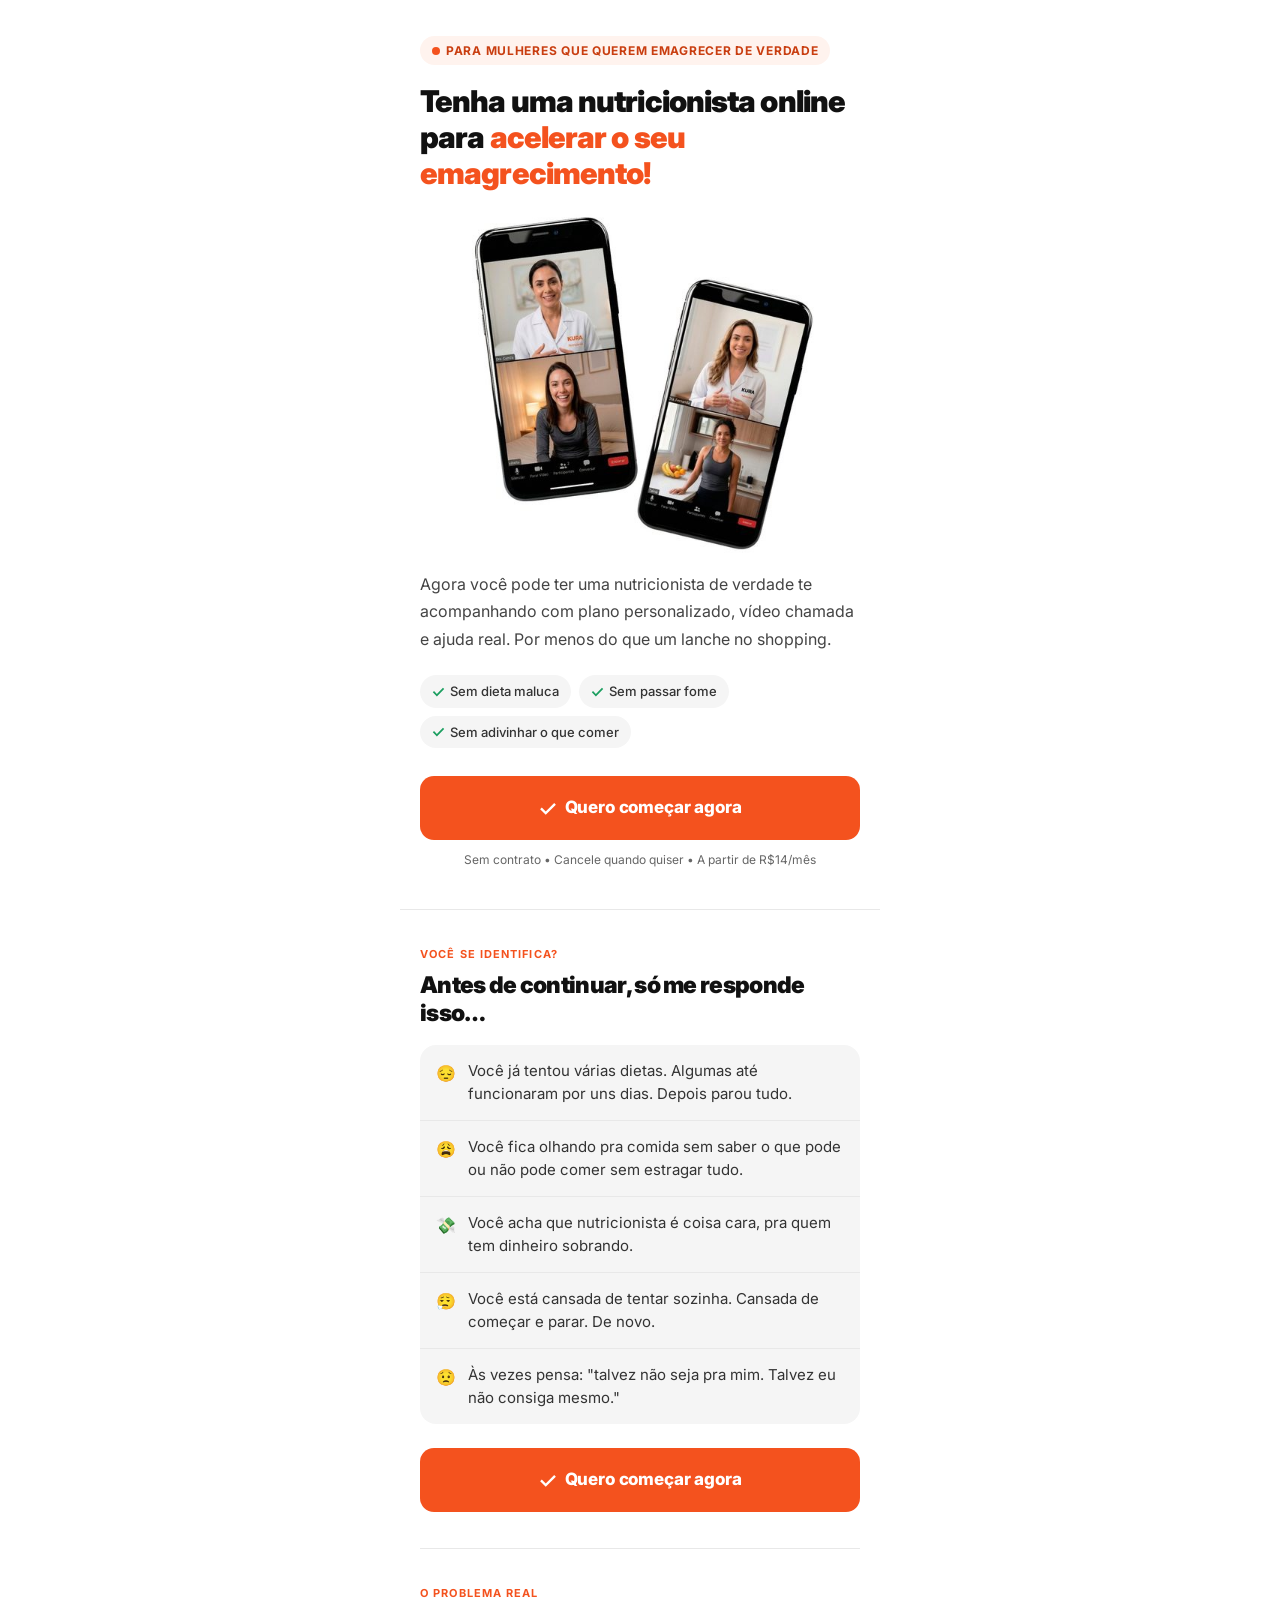
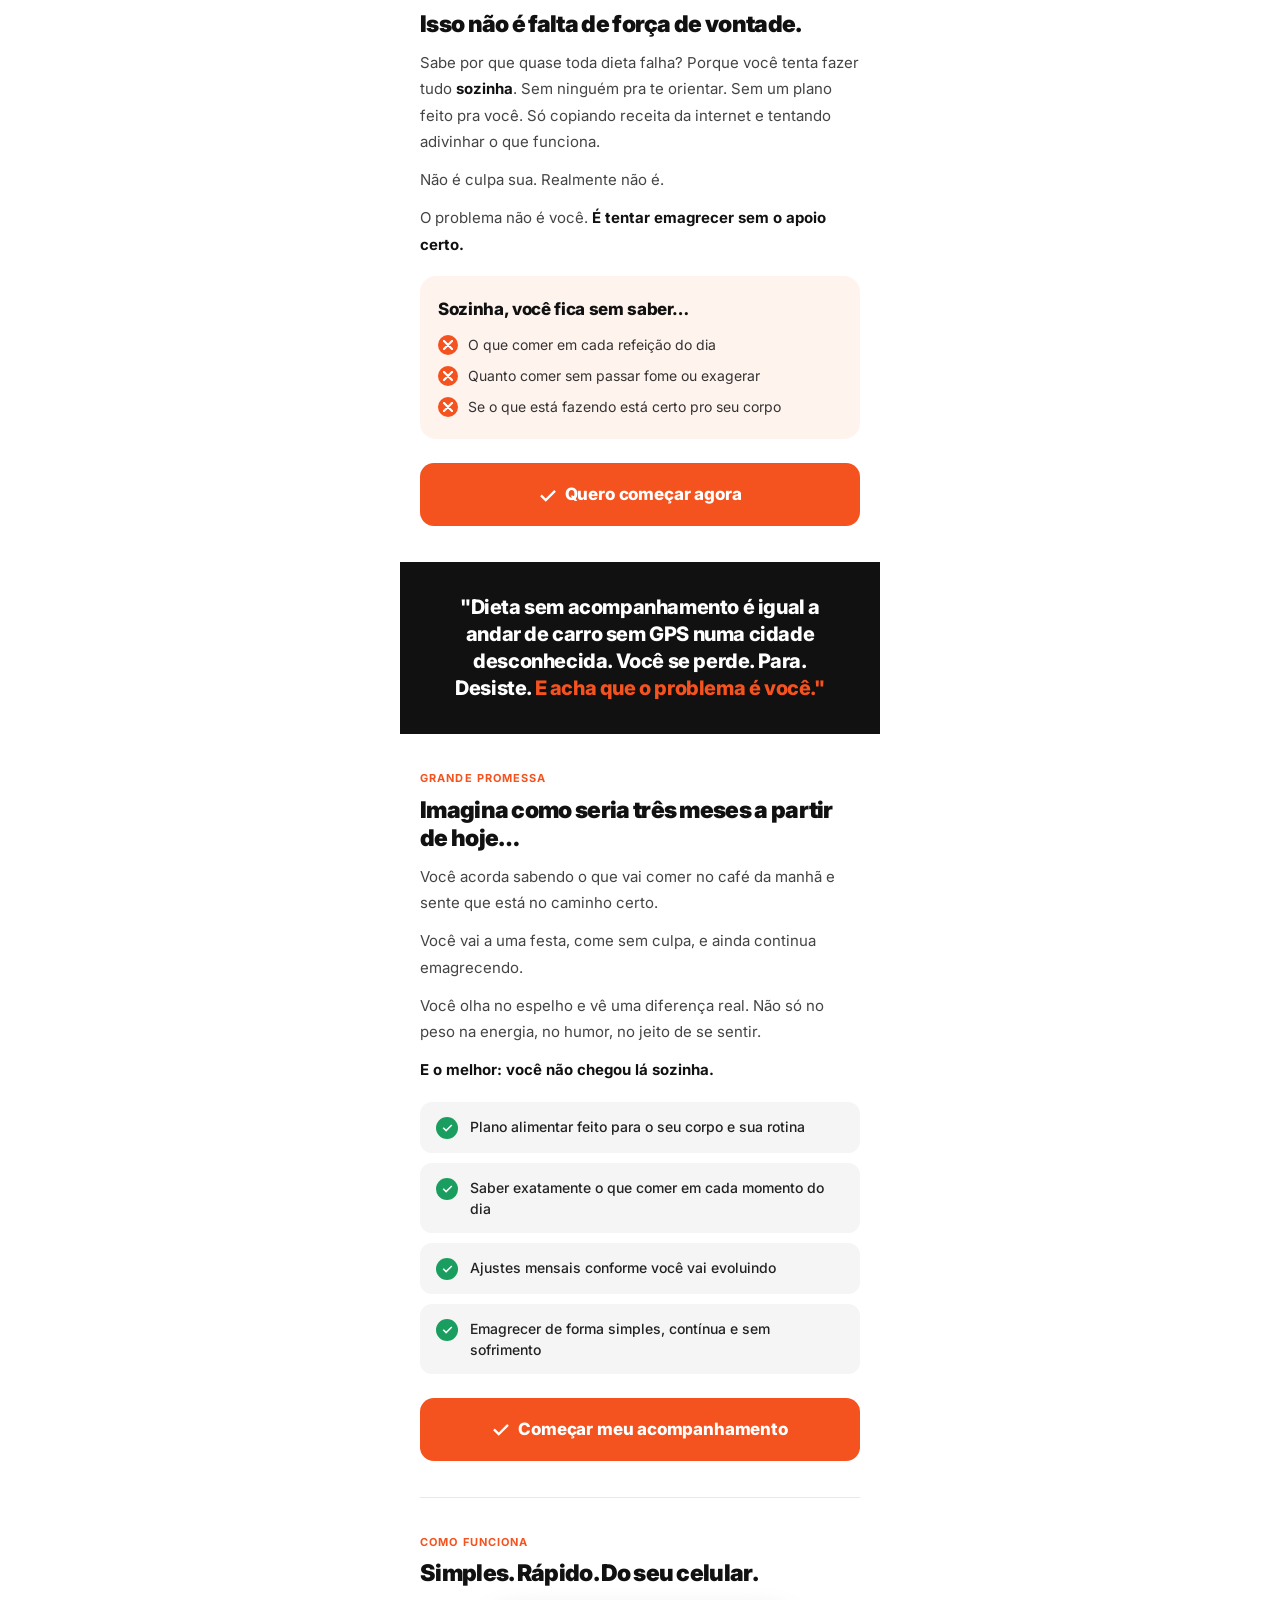
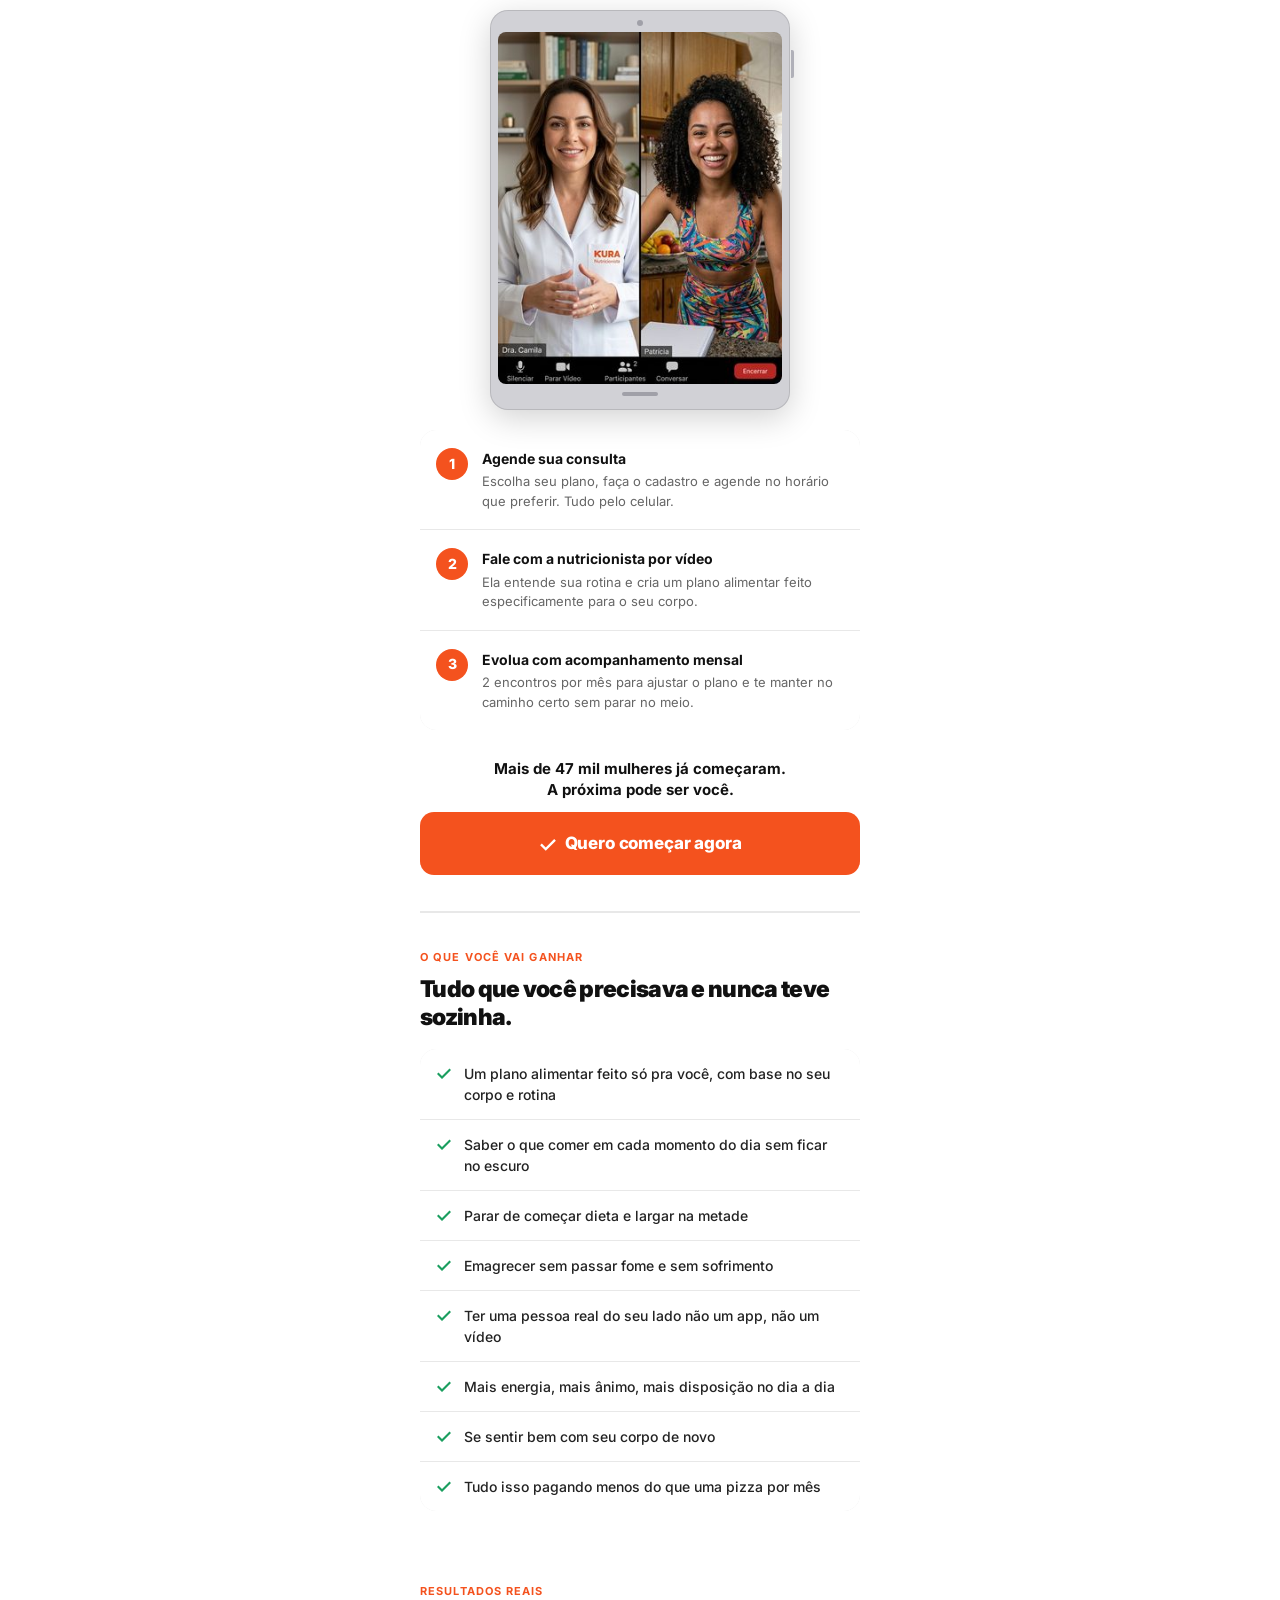
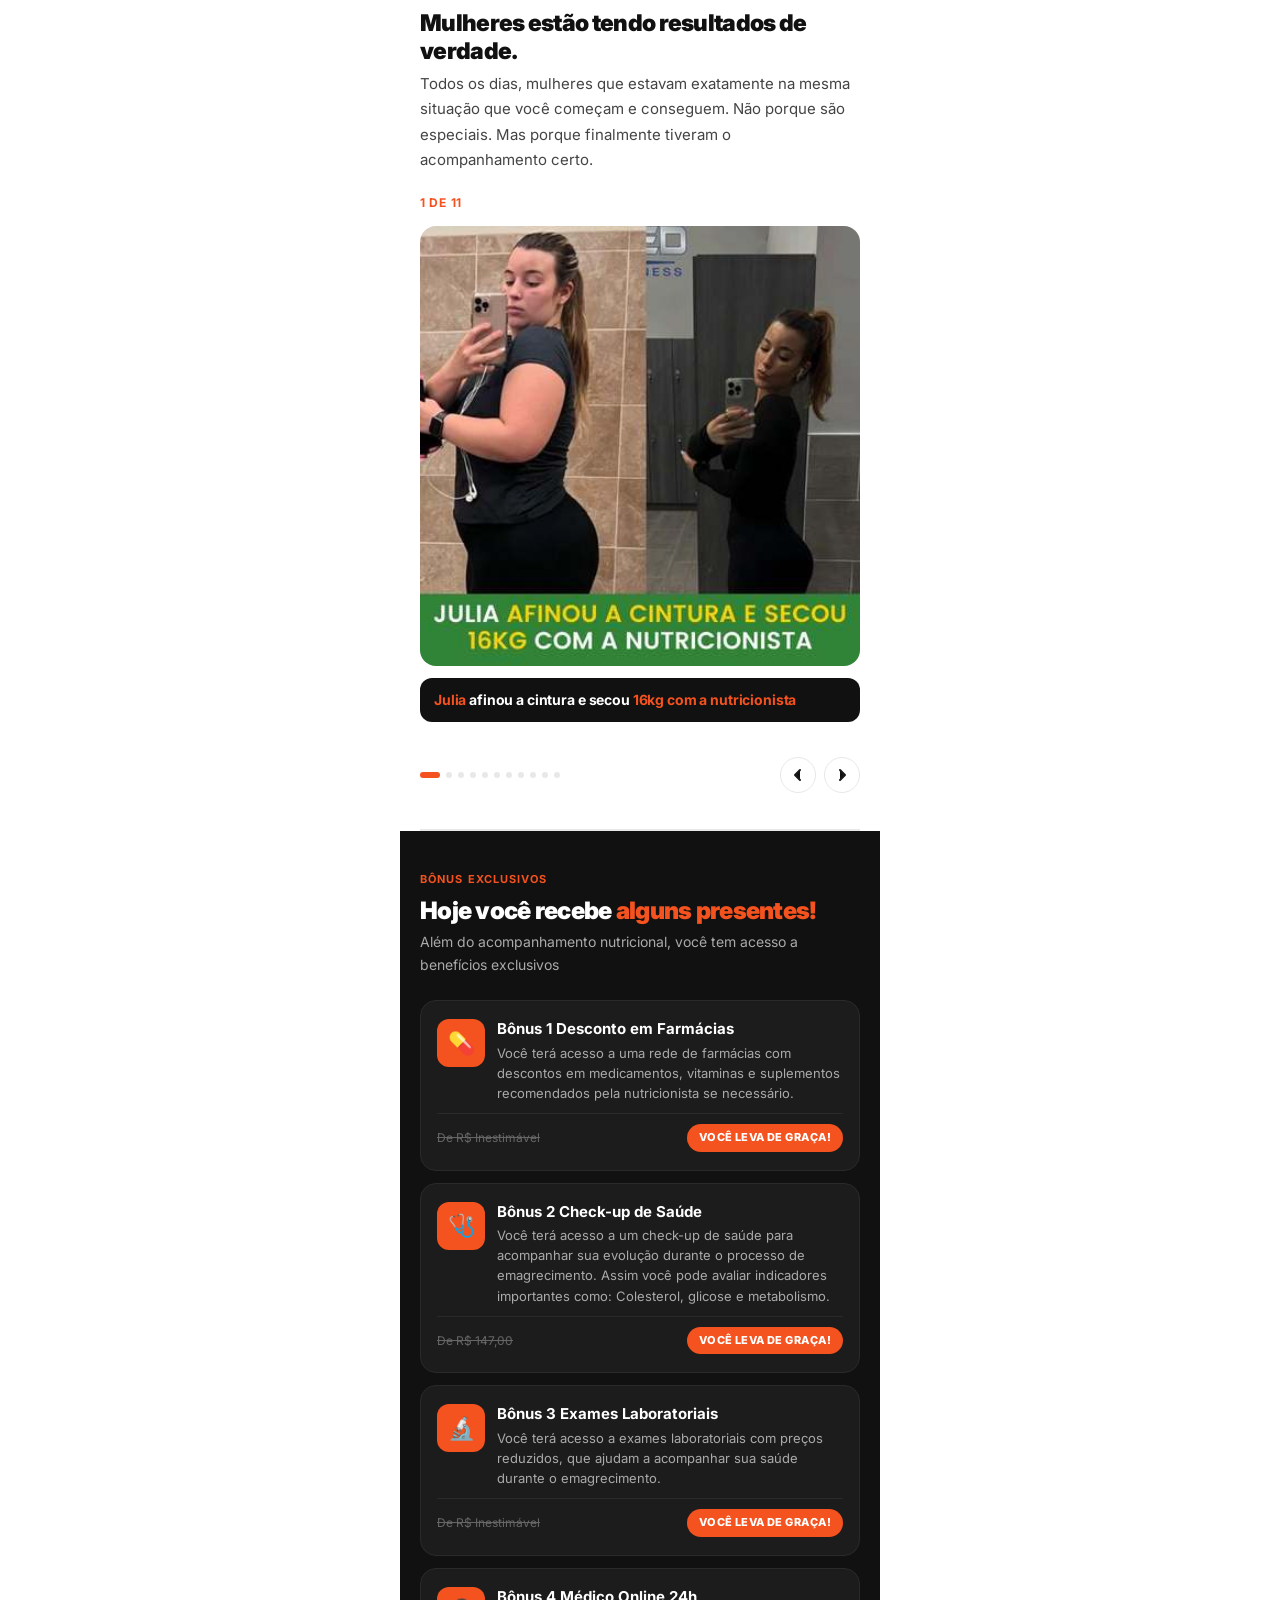
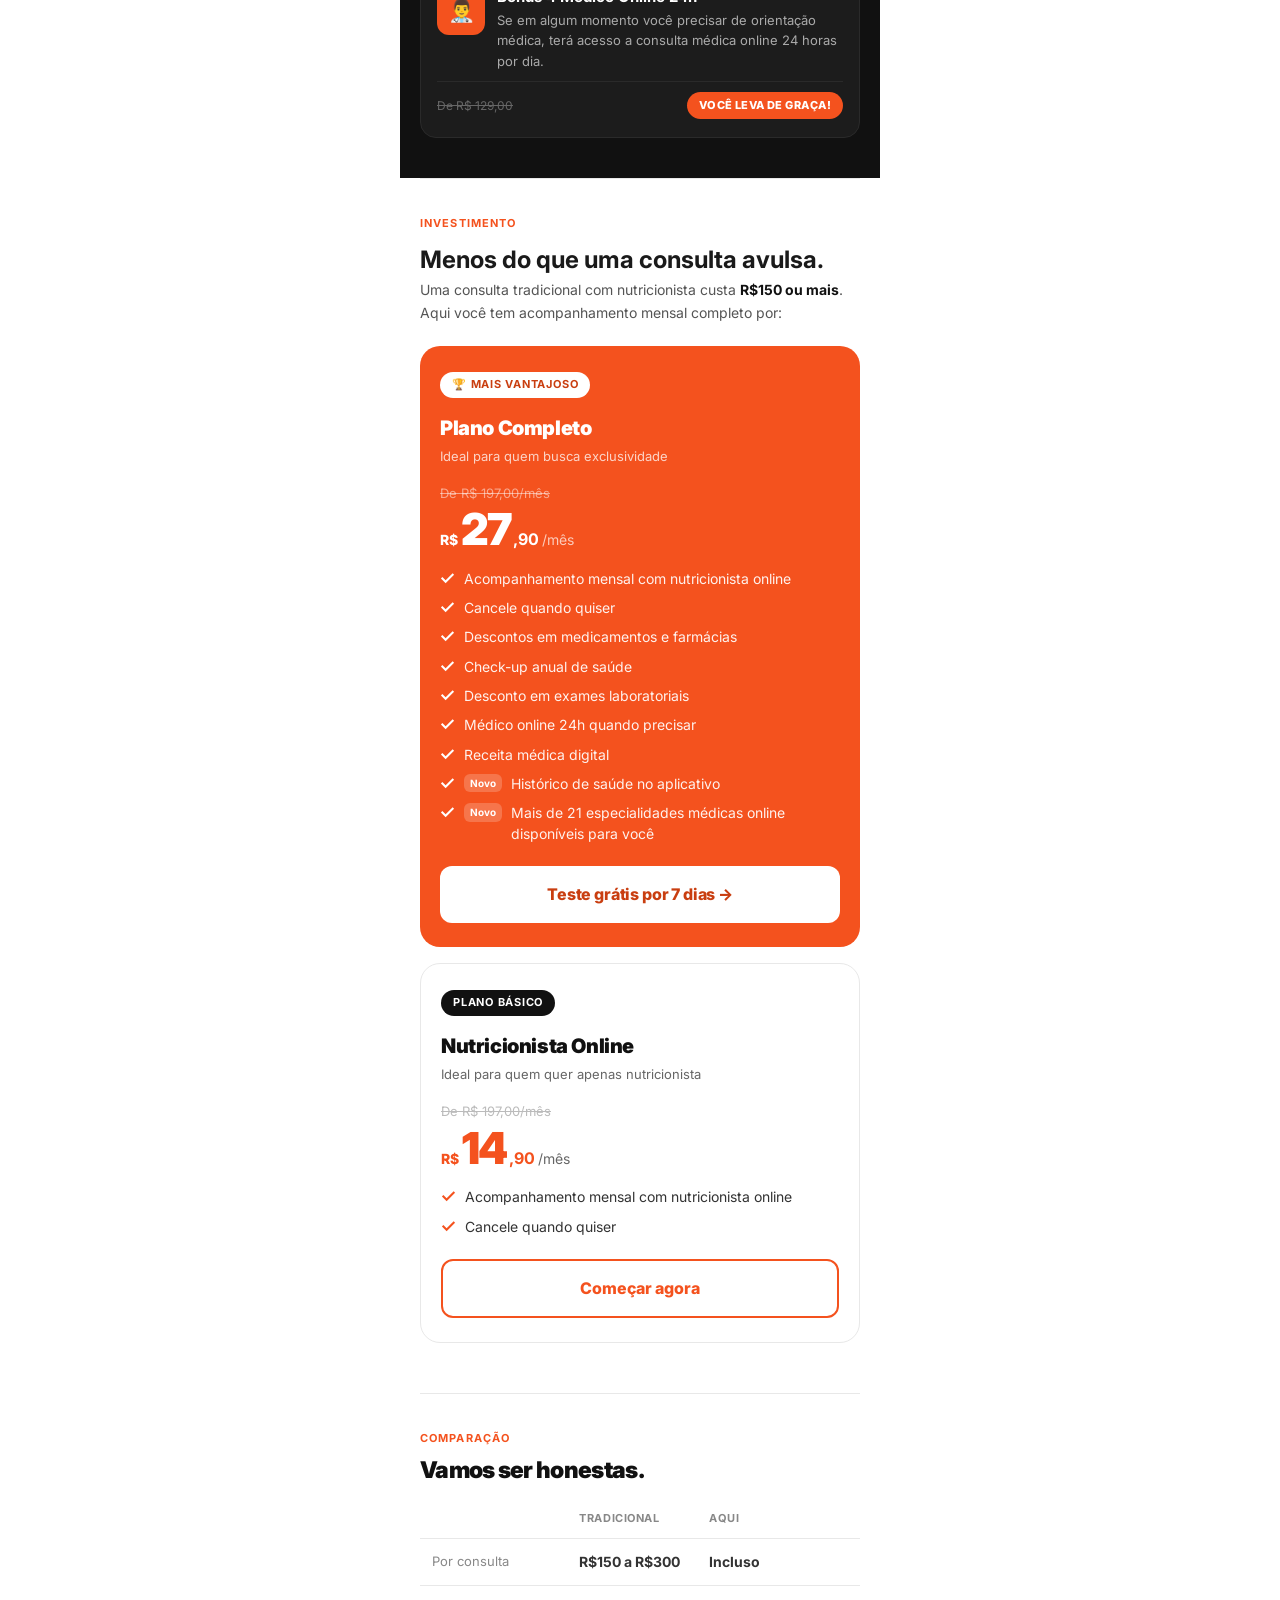
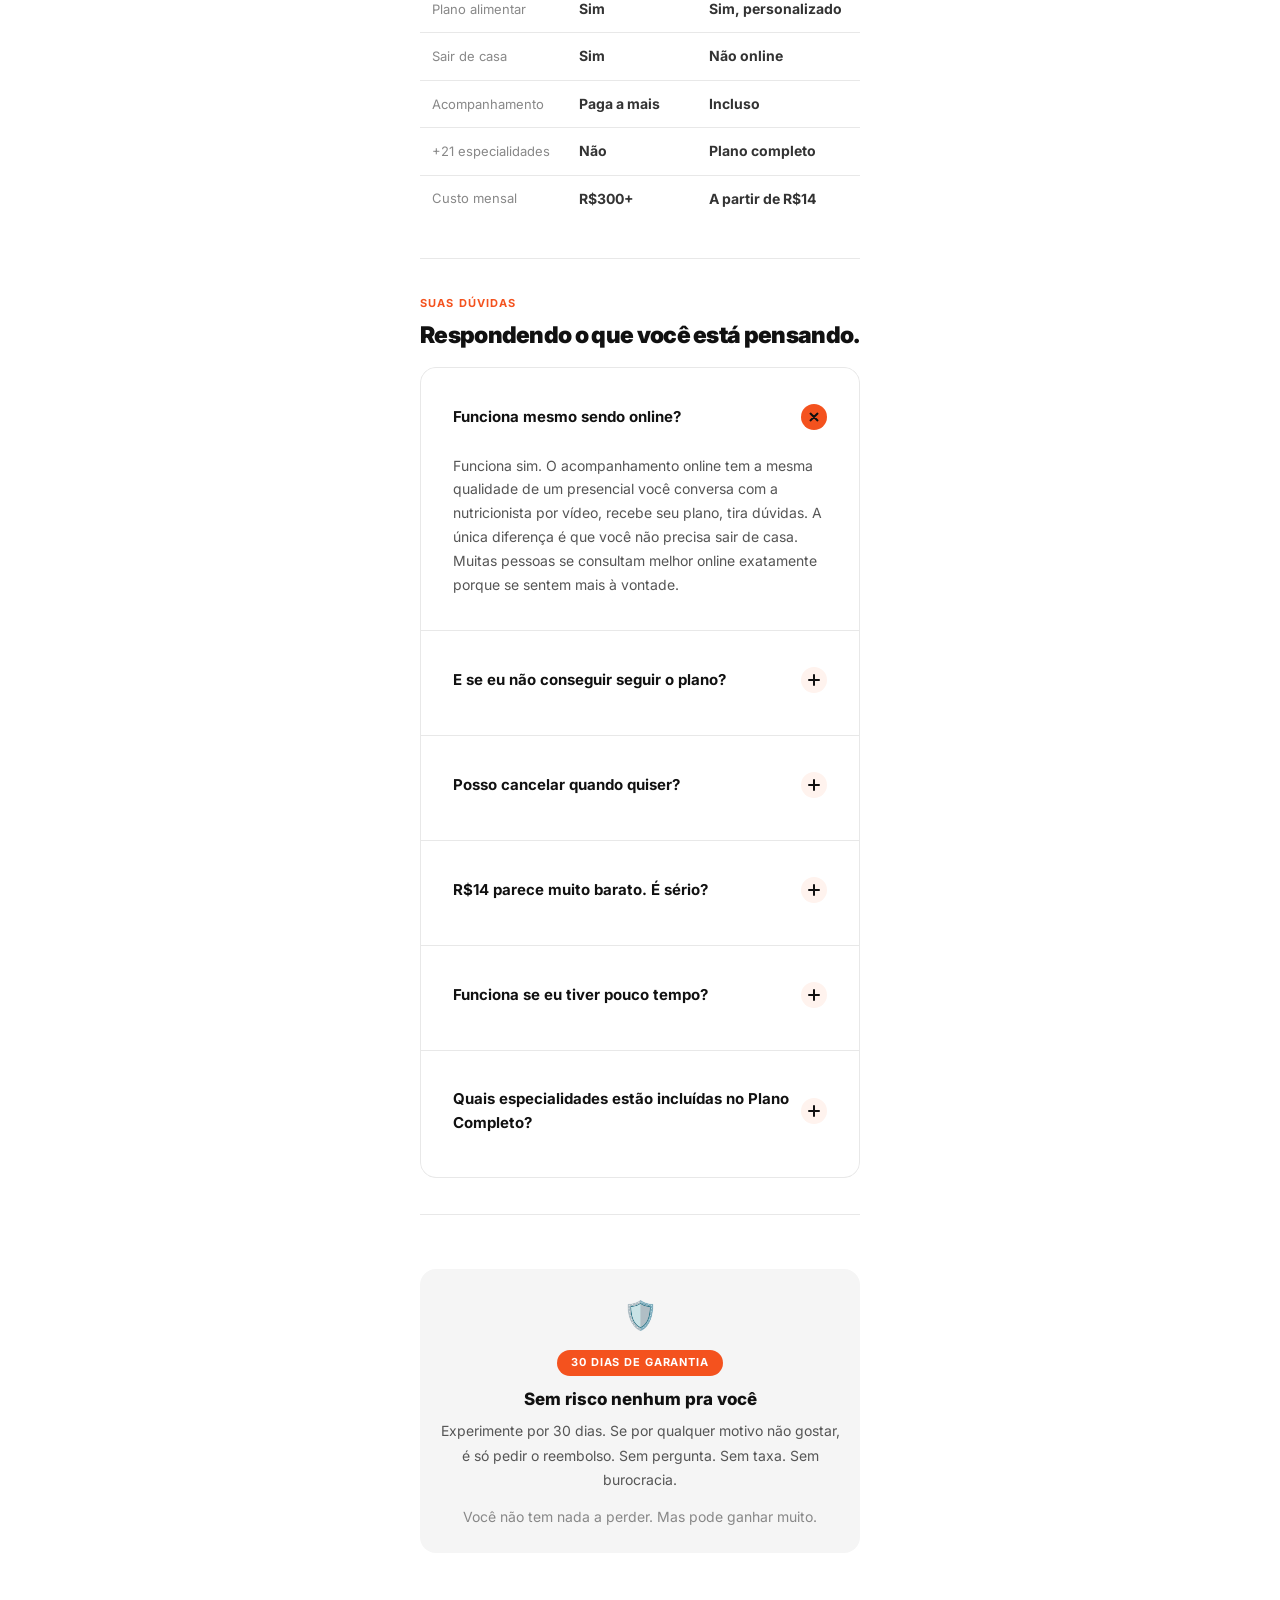
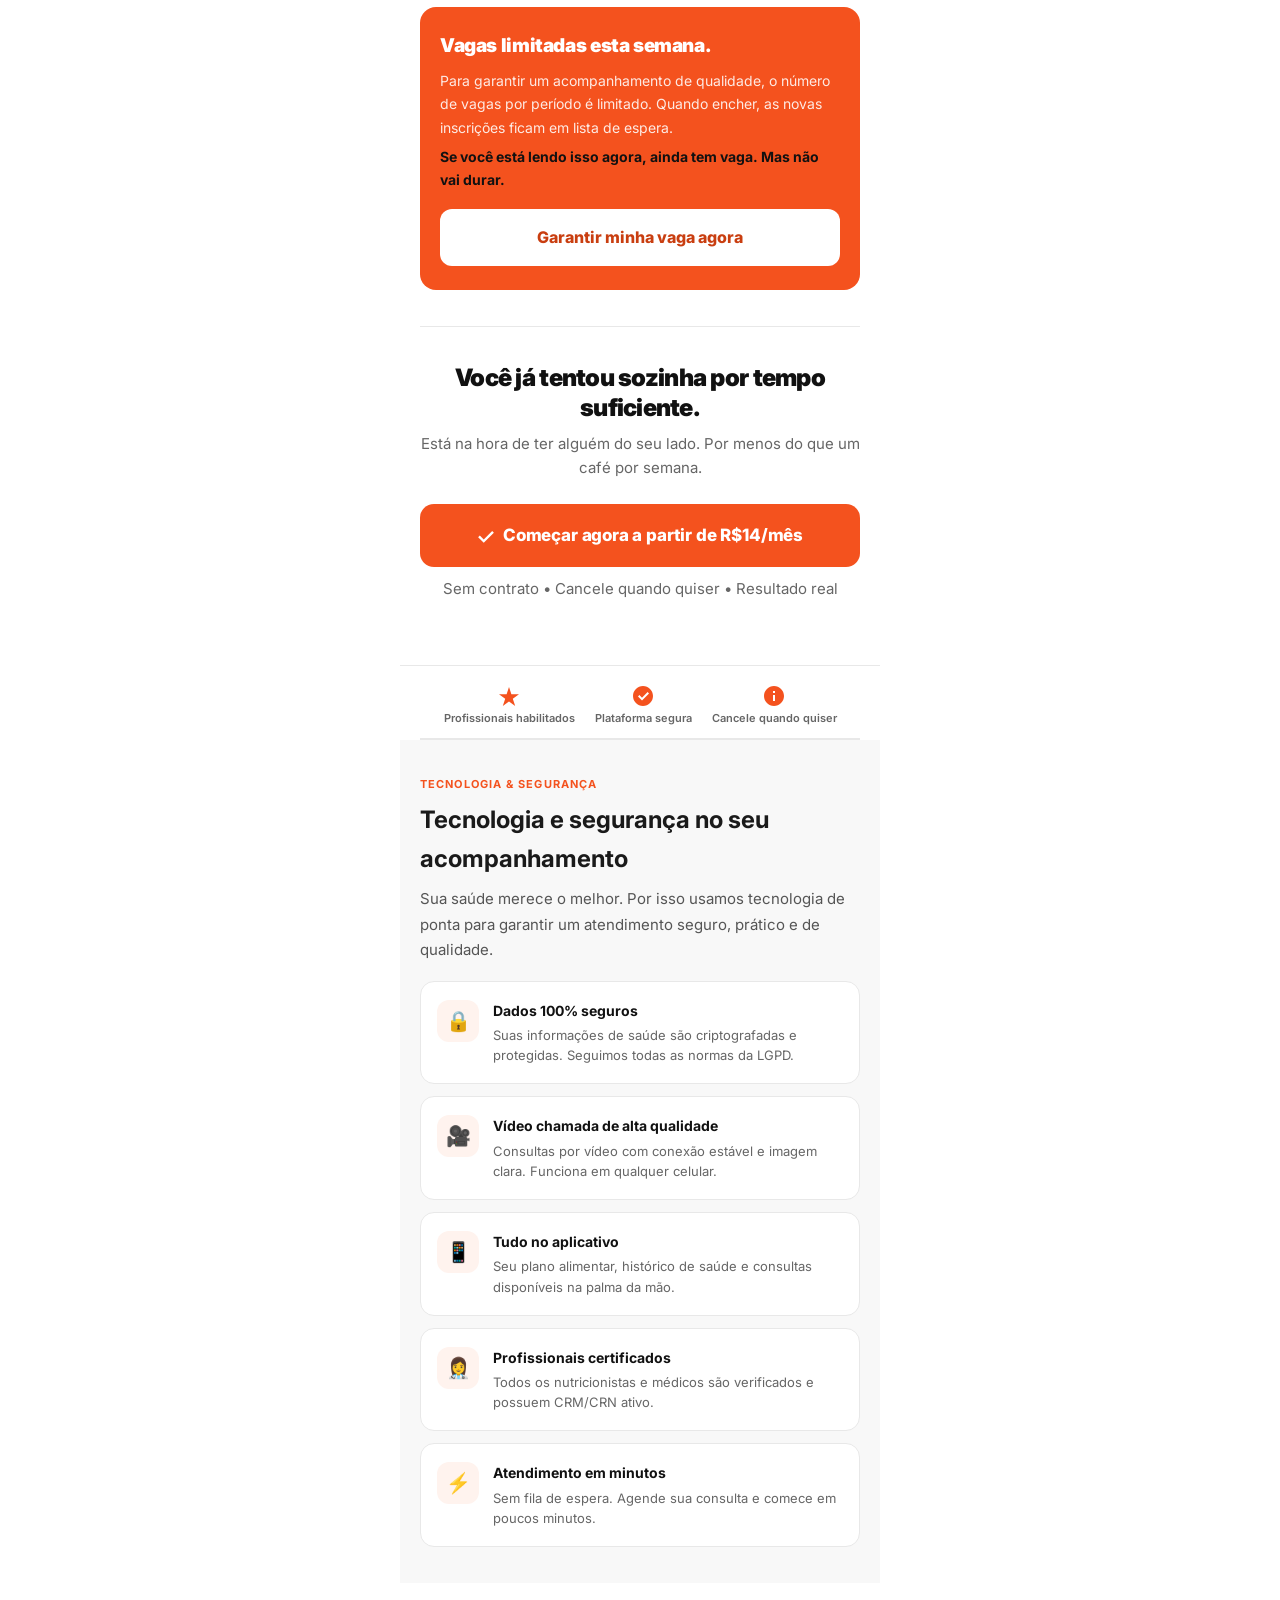
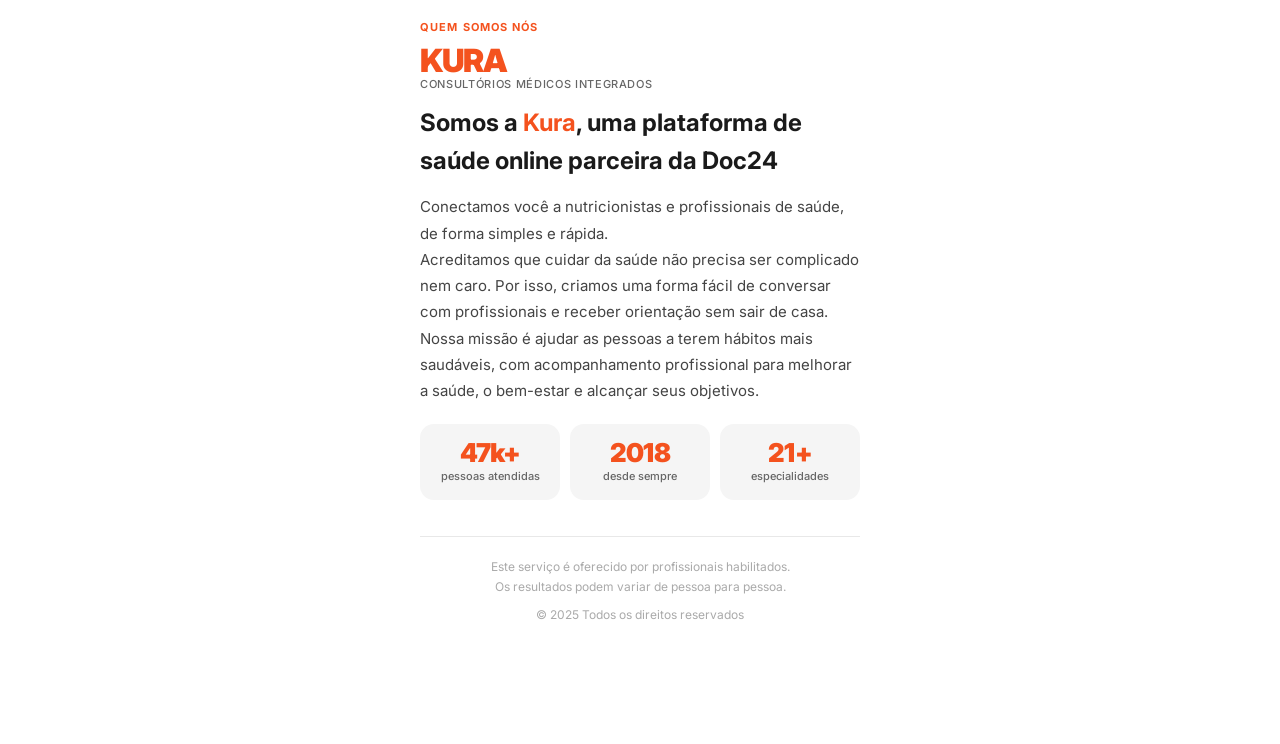
<file: index.html>
<!DOCTYPE html>
<html lang="pt-BR">
<head>
<meta charset="UTF-8">
<meta name="theme-color" content="#F4521E">
<meta name="description" content="Tenha uma nutricionista online te acompanhando com plano alimentar personalizado por menos de R$1 por dia. Planos a partir de R$14,90/mês. Sem contrato.">
<meta name="viewport" content="width=device-width, initial-scale=1.0, maximum-scale=1.0">
<title>Emagreça com Nutricionista  A partir de R$14/mês</title>
<link rel="dns-prefetch" href="https://fonts.googleapis.com">
<link rel="dns-prefetch" href="https://fonts.gstatic.com">
<link rel="dns-prefetch" href="https://connect.facebook.net">
<link rel="dns-prefetch" href="https://pay.kiwify.com.br">
<link rel="preconnect" href="https://fonts.googleapis.com">
<link rel="preconnect" href="https://fonts.gstatic.com" crossorigin>
<link rel="preload" href="https://fonts.googleapis.com/css2?family=Inter:wght@400;500;600;700;800;900&display=swap" as="style" onload="this.onload=null;this.rel='stylesheet'">
<noscript><link href="https://fonts.googleapis.com/css2?family=Inter:wght@400;500;600;700;800;900&display=swap" rel="stylesheet"></noscript>


<!-- Meta Pixel Code -->
<script>
!function(f,b,e,v,n,t,s)
{if(f.fbq)return;n=f.fbq=function(){n.callMethod?
n.callMethod.apply(n,arguments):n.queue.push(arguments)};
if(!f._fbq)f._fbq=n;n.push=n;n.loaded=!0;n.version='2.0';
n.queue=[];t=b.createElement(e);t.async=!0;
t.src=v;s=b.getElementsByTagName(e)[0];
s.parentNode.insertBefore(t,s)}(window, document,'script',
'https://connect.facebook.net/en_US/fbevents.js');
fbq('init', '1387765839785331');
fbq('track', 'PageView');
</script>
<noscript><img height="1" width="1" style="display:none"
src="https://www.facebook.com/tr?id=1387765839785331&ev=PageView&noscript=1"
/></noscript>
<!-- End Meta Pixel Code -->


<style>body{font-family:-apple-system,BlinkMacSystemFont,'Segoe UI',sans-serif}</style>
<style>
*{margin:0;padding:0;box-sizing:border-box;-webkit-tap-highlight-color:transparent}
:root{
  --orange:#F4521E;
  --orange-dark:#C93E10;
  --orange-light:#FFF3EE;
  --orange-mid:#FDDDD3;
  --black:#111;
  --gray:#666;
  --gray-light:#F5F5F5;
  --border:#E8E8E8;
  --white:#fff;
  --green:#1A9E5F;
  --text:#1A1A1A;
}
body{
  font-family:'Inter',sans-serif;
  background:var(--white);
  color:var(--text);
  font-size:16px;
  line-height:1.6;
  max-width:480px;
  margin:0 auto;
  overflow-x:hidden;
}


/* HERO */
.hero{padding:36px 20px 40px;background:var(--white);border-bottom:1px solid var(--border);}
.hero-badge{
  display:inline-flex;align-items:center;gap:6px;
  background:var(--orange-light);color:var(--orange-dark);
  font-size:12px;font-weight:700;letter-spacing:0.06em;text-transform:uppercase;
  padding:5px 12px;border-radius:20px;margin-bottom:18px;
}
.hero-badge svg{width:8px;height:8px;fill:var(--orange);}
.hero h1{
  font-size:30px;font-weight:900;line-height:1.2;
  color:var(--black);margin-bottom:14px;letter-spacing:-0.03em;
}
.hero h1 em{color:var(--orange);font-style:normal;}
.hero-sub{font-size:16px;color:#444;line-height:1.7;margin-bottom:22px;}
.hero-pills{display:flex;flex-wrap:wrap;gap:8px;margin-bottom:28px;}
.pill{
  display:flex;align-items:center;gap:5px;
  background:var(--gray-light);border-radius:20px;
  padding:6px 12px;font-size:13px;font-weight:500;color:#333;
}
.pill svg{width:13px;height:13px;fill:var(--green);flex-shrink:0;}
.btn-main{
  display:flex;align-items:center;justify-content:center;gap:8px;
  width:100%;background:var(--orange);color:#fff;
  font-size:17px;font-weight:800;padding:18px 20px;
  border-radius:14px;border:none;cursor:pointer;
  text-decoration:none;letter-spacing:-0.01em;
  transition:background 0.15s,transform 0.1s;
}
.btn-main:active{background:var(--orange-dark);transform:scale(0.98);}
.btn-main svg{width:18px;height:18px;fill:#fff;flex-shrink:0;}
.hero-note{text-align:center;font-size:12px;color:var(--gray);margin-top:10px;}

/* SECTION */
.section{padding:36px 20px;}
.section-label{
  font-size:11px;font-weight:700;letter-spacing:0.1em;
  text-transform:uppercase;color:var(--orange);margin-bottom:8px;
}
.section h2{
  font-size:23px;font-weight:900;line-height:1.22;
  letter-spacing:-0.03em;color:var(--black);margin-bottom:12px;
}
.section p{font-size:15px;color:#444;line-height:1.75;margin-bottom:12px;}
.section p:last-child{margin-bottom:0;}
.section p strong{color:var(--black);font-weight:700;}

.divider{height:1px;background:var(--border);margin:0 20px;}

/* IDENTIFICAÇÃO */
.id-list{display:flex;flex-direction:column;margin-top:18px;background:var(--gray-light);border-radius:16px;overflow:hidden;}
.id-item{
  display:flex;align-items:flex-start;gap:12px;
  padding:15px 16px;border-bottom:1px solid var(--border);
  font-size:15px;color:#333;line-height:1.5;
}
.id-item:last-child{border-bottom:none;}
.id-icon{font-size:16px;flex-shrink:0;margin-top:1px;}

/* CRENÇA */
.crenca-card{
  background:var(--orange-light);border-radius:16px;
  padding:22px 18px;margin-top:18px;
}
.crenca-card h3{
  font-size:17px;font-weight:800;color:var(--black);
  margin-bottom:14px;line-height:1.3;letter-spacing:-0.02em;
}
.crenca-list{display:flex;flex-direction:column;gap:10px;}
.crenca-item{display:flex;align-items:flex-start;gap:10px;font-size:14px;color:#333;line-height:1.5;}
.cross{
  width:20px;height:20px;background:var(--orange);border-radius:50%;
  display:flex;align-items:center;justify-content:center;flex-shrink:0;margin-top:1px;
}
.cross svg{width:10px;height:10px;}

/* FRASE DE IMPACTO */
.impacto{
  background:var(--black);padding:32px 20px;text-align:center;
}
.impacto p{
  font-size:20px;font-weight:800;color:#fff;
  line-height:1.35;letter-spacing:-0.02em;
  max-width:400px;margin:0 auto;
}
.impacto p em{color:var(--orange);font-style:normal;}

/* PROMISE */
.promise-list{display:flex;flex-direction:column;gap:10px;margin-top:18px;}
.promise-item{
  display:flex;align-items:flex-start;gap:12px;
  background:var(--gray-light);border-radius:12px;padding:14px 16px;
}
.check-icon{
  width:22px;height:22px;background:var(--green);border-radius:50%;
  display:flex;align-items:center;justify-content:center;flex-shrink:0;margin-top:1px;
}
.check-icon svg{width:11px;height:11px;fill:#fff;}
.promise-item p{font-size:14px;color:#222;line-height:1.5;margin:0;font-weight:500;}

/* STEPS */
.steps{display:flex;flex-direction:column;gap:1px;margin-top:18px;background:var(--border);border-radius:16px;overflow:hidden;}
.step{background:var(--white);padding:18px 16px;display:flex;gap:14px;align-items:flex-start;}
.step-num{
  width:32px;height:32px;background:var(--orange);border-radius:50%;
  display:flex;align-items:center;justify-content:center;
  font-size:14px;font-weight:800;color:#fff;flex-shrink:0;
}
.step-body h4{font-size:14px;font-weight:700;color:var(--black);margin-bottom:2px;}
.step-body p{font-size:13px;color:var(--gray);margin:0;line-height:1.5;}

/* BENEFÍCIOS */
.beneficios-list{display:flex;flex-direction:column;gap:1px;margin-top:18px;background:var(--border);border-radius:16px;overflow:hidden;}
.ben-item{
  display:flex;align-items:flex-start;gap:12px;
  background:var(--white);padding:14px 16px;
  font-size:14px;color:#222;line-height:1.5;font-weight:500;
}
.ben-item svg{width:16px;height:16px;fill:var(--green);flex-shrink:0;margin-top:2px;}

/* DEPOIMENTOS */
.depo{
  background:var(--white);border-radius:14px;
  padding:20px 18px;margin-bottom:12px;
  border:1px solid var(--border);
  border-top:3px solid var(--orange);
}
.depo p{font-size:14px;font-style:italic;color:#333;margin-bottom:10px;line-height:1.65;}
.depo-nome{font-size:12px;font-weight:700;color:var(--orange);}

/* PREÇO */
.price-block{
  background:var(--black);border-radius:20px;
  padding:26px 20px;margin-top:18px;color:#fff;
}
.price-label{font-size:12px;font-weight:600;letter-spacing:0.08em;text-transform:uppercase;color:#888;margin-bottom:6px;}
.price-main{display:flex;align-items:baseline;gap:4px;margin-bottom:4px;}
.price-main .c{font-size:22px;font-weight:800;color:var(--orange);}
.price-main .v{font-size:52px;font-weight:900;color:#fff;line-height:1;letter-spacing:-0.04em;}
.price-main .p{font-size:16px;color:#888;font-weight:500;}
.price-sub{font-size:13px;color:#888;margin-bottom:20px;}
.price-sub span{color:var(--orange);font-weight:600;}
.price-includes{display:flex;flex-direction:column;gap:6px;margin-bottom:22px;}
.pi{display:flex;align-items:center;gap:8px;font-size:13px;color:#ccc;}
.pi svg{width:14px;height:14px;fill:var(--green);flex-shrink:0;}
.btn-price{
  display:flex;align-items:center;justify-content:center;
  width:100%;background:var(--orange);color:#fff;
  font-size:16px;font-weight:800;padding:16px;
  border-radius:12px;text-decoration:none;letter-spacing:-0.01em;
}
.price-note{font-size:12px;color:#666;text-align:center;margin-top:10px;}

/* UPGRADE */
.upgrade-block{
  border:2px solid var(--orange);border-radius:20px;
  padding:24px 20px;margin-top:14px;
}
.upgrade-tag{
  display:inline-block;background:var(--orange);color:#fff;
  font-size:11px;font-weight:700;letter-spacing:0.08em;text-transform:uppercase;
  padding:4px 12px;border-radius:20px;margin-bottom:12px;
}
.upgrade-block h3{
  font-size:20px;font-weight:900;letter-spacing:-0.03em;
  color:var(--black);margin-bottom:4px;
}
.upgrade-sub{font-size:14px;color:var(--gray);margin-bottom:16px;}
.upgrade-list{display:flex;flex-direction:column;gap:9px;margin-bottom:20px;}
.up-item{display:flex;align-items:center;gap:10px;font-size:14px;color:#222;font-weight:500;}
.up-item svg{width:16px;height:16px;fill:var(--orange);flex-shrink:0;}
.upgrade-price{display:flex;align-items:baseline;gap:4px;margin-bottom:4px;}
.upgrade-price .c{font-size:16px;font-weight:800;color:var(--orange);}
.upgrade-price .v{font-size:40px;font-weight:900;color:var(--black);line-height:1;letter-spacing:-0.04em;}
.upgrade-price .p{font-size:14px;color:var(--gray);}
.upgrade-footnote{font-size:12px;color:var(--gray);margin-bottom:16px;}
.btn-upgrade{
  display:flex;align-items:center;justify-content:center;
  width:100%;background:var(--black);color:#fff;
  font-size:15px;font-weight:800;padding:15px;
  border-radius:12px;text-decoration:none;
}

/* COMPARAÇÃO */
.comp-table{width:100%;border-collapse:collapse;margin-top:16px;font-size:14px;}
.comp-table th{
  padding:10px 12px;text-align:left;
  font-size:11px;font-weight:700;letter-spacing:0.05em;text-transform:uppercase;
  color:#888;border-bottom:1px solid var(--border);
}
.comp-table td{padding:12px;border-bottom:1px solid var(--border);color:#333;vertical-align:middle;}
.comp-table tr:last-child td{border-bottom:none;}
.comp-table td:first-child{color:#888;font-size:13px;}
.bad{color:#cc3030;font-weight:700;}
.good{color:var(--green);font-weight:700;}

/* FAQ */
.faq{display:flex;flex-direction:column;gap:1px;background:var(--border);border-radius:16px;overflow:hidden;margin-top:18px;}
.faq-item{background:var(--white);padding:18px 16px;}
.faq-q{font-size:15px;font-weight:700;color:var(--black);margin-bottom:6px;}
.faq-a{font-size:14px;color:#555;line-height:1.7;}

/* GARANTIA */
.garantia{
  background:var(--gray-light);border-radius:16px;
  padding:24px 20px;text-align:center;margin-top:18px;
}
.garantia-icon{font-size:28px;margin-bottom:10px;}
.garantia h3{font-size:17px;font-weight:800;color:var(--black);margin-bottom:6px;}
.garantia p{font-size:14px;color:#555;}

/* URGÊNCIA */
.urgency-block{
  background:var(--orange);border-radius:16px;
  padding:24px 20px;color:#fff;margin-top:18px;
}
.urgency-block h3{font-size:19px;font-weight:900;letter-spacing:-0.02em;margin-bottom:8px;}
.urgency-block p{font-size:14px;color:rgba(255,255,255,0.88);line-height:1.65;margin-bottom:6px;}
.urgency-block strong{color:#fff;}
.btn-urgency{
  display:flex;align-items:center;justify-content:center;
  width:100%;background:#fff;color:var(--orange-dark);
  font-size:16px;font-weight:800;padding:16px;
  border-radius:12px;text-decoration:none;margin-top:18px;
}

/* FINAL CTA */
.final-cta{padding:36px 20px 40px;text-align:center;}
.final-cta h2{
  font-size:24px;font-weight:900;
  line-height:1.22;letter-spacing:-0.03em;
  color:var(--black);margin-bottom:10px;
}
.final-cta p{font-size:15px;color:var(--gray);margin-bottom:24px;}
.final-note{font-size:12px;color:var(--gray);margin-top:10px;}

/* TRUST */
.trust-row{
  display:flex;justify-content:center;gap:20px;
  padding:20px 20px 10px;border-top:1px solid var(--border);
}
.trust-item{display:flex;flex-direction:column;align-items:center;gap:4px;font-size:11px;font-weight:600;color:var(--gray);text-align:center;}
.trust-item svg{width:20px;height:20px;fill:var(--orange);}

.footer{text-align:center;padding:20px 20px 30px;font-size:12px;color:#aaa;line-height:1.7;}

/* STICKY */
.sticky-cta{
  position:fixed;bottom:0;left:50%;transform:translateX(-50%);
  width:100%;max-width:480px;
  background:rgba(255,255,255,0.96);
  backdrop-filter:blur(10px);-webkit-backdrop-filter:blur(10px);
  padding:12px 20px 20px;border-top:1px solid var(--border);z-index:100;
}
.sticky-inner{
  background:var(--orange);border-radius:12px;
  padding:15px 20px;display:flex;
  align-items:center;justify-content:space-between;gap:12px;
  text-decoration:none;
}
.sticky-text{color:#fff;}
.sticky-text .st{font-size:11px;font-weight:600;opacity:0.8;letter-spacing:0.04em;text-transform:uppercase;}
.sticky-text .sb{font-size:15px;font-weight:800;letter-spacing:-0.01em;}
.sticky-arrow{
  width:34px;height:34px;background:rgba(255,255,255,0.2);
  border-radius:50%;display:flex;align-items:center;justify-content:center;flex-shrink:0;
}
.sticky-arrow svg{width:16px;height:16px;fill:#fff;}

.bottom-pad{height:88px;}

/* SLIDER DE RESULTADOS */
.slider-section{padding:36px 0 36px;}
.slider-section .section-label{padding:0 20px;}
.slider-section h2{padding:0 20px;font-size:23px;font-weight:900;line-height:1.22;letter-spacing:-0.03em;color:var(--black);margin-bottom:6px;}
.slider-section .slider-sub{padding:0 20px;font-size:15px;color:#444;line-height:1.7;margin-bottom:20px;}
.slider-count{padding:0 20px;font-size:12px;font-weight:700;color:var(--orange);letter-spacing:0.06em;text-transform:uppercase;margin-bottom:14px;}

.slider-track-wrap{overflow:hidden;width:100%;touch-action:pan-y;cursor:grab;}
.slider-track{
  display:flex;transition:transform 0.4s cubic-bezier(0.4,0,0.2,1);
  will-change:transform;
  -webkit-user-select:none;user-select:none;
}
.slide{
  min-width:100%;padding:0 20px;
}
.slide-img{
  width:100%;border-radius:16px;
  display:block;object-fit:cover;
  aspect-ratio:1/1;background:#f0f0f0;
}
.slide-caption{
  margin-top:12px;padding:12px 14px;
  background:var(--black);border-radius:12px;
}
.slide-caption p{
  font-size:14px;font-weight:700;color:#fff;
  margin:0;line-height:1.4;letter-spacing:-0.01em;
}
.slide-caption p span{color:var(--orange);}

.slider-nav{
  display:flex;align-items:center;justify-content:space-between;
  padding:16px 20px 0;
}
.slider-dots{display:flex;gap:6px;align-items:center;}
.dot{
  width:6px;height:6px;border-radius:50%;
  background:var(--border);transition:all 0.25s;cursor:pointer;
}
.dot.active{width:20px;border-radius:4px;background:var(--orange);}
.slider-arrows{display:flex;gap:8px;}
.arrow-btn{
  width:36px;height:36px;border-radius:50%;border:1.5px solid var(--border);
  background:var(--white);display:flex;align-items:center;justify-content:center;
  cursor:pointer;transition:all 0.15s;
}
.arrow-btn:active{background:var(--orange);border-color:var(--orange);}
.arrow-btn:active svg{fill:#fff;}
.arrow-btn svg{width:14px;height:14px;fill:var(--black);}


/* BÔNUS */
.bonus-section{background:var(--black);padding:40px 20px;}
.bonus-section .section-label{color:#F4521E;}
.bonus-title{font-size:24px;font-weight:900;letter-spacing:-0.03em;color:#fff;margin-bottom:6px;line-height:1.2;}
.bonus-title em{color:var(--orange);font-style:normal;}
.bonus-sub{font-size:14px;color:#aaa;margin-bottom:24px;line-height:1.6;}
.bonus-grid{display:flex;flex-direction:column;gap:12px;}
.bonus-card{
  background:#1c1c1c;border:1px solid #2a2a2a;border-radius:16px;
  padding:18px 16px;display:flex;flex-direction:column;gap:10px;
}
.bonus-top{display:flex;align-items:flex-start;gap:12px;}
.bonus-icon{
  width:48px;height:48px;background:var(--orange);border-radius:12px;
  display:flex;align-items:center;justify-content:center;
  font-size:22px;flex-shrink:0;
}
.bonus-info h4{font-size:15px;font-weight:700;color:#fff;margin-bottom:4px;line-height:1.3;}
.bonus-info p{font-size:13px;color:#aaa;line-height:1.55;margin:0;}
.bonus-footer{display:flex;align-items:center;justify-content:space-between;padding-top:10px;border-top:1px solid #2a2a2a;}
.bonus-de{font-size:12px;color:#666;text-decoration:line-through;}
.bonus-tag{
  background:var(--orange);color:#fff;
  font-size:11px;font-weight:800;letter-spacing:0.04em;text-transform:uppercase;
  padding:5px 12px;border-radius:20px;
}

/* PLANOS REDESIGN */
.plans-section{padding:36px 20px;}
.plans-intro{font-size:14px;color:#555;margin-bottom:22px;line-height:1.6;}
.plans-intro strong{color:var(--black);}

/* PLANO BÁSICO  card branco com borda */
.plan-basic{
  border:1.5px solid var(--border);border-radius:20px;
  padding:24px 20px;margin-bottom:14px;background:var(--white);
}
.plan-badge-basic{
  display:inline-block;background:var(--black);color:#fff;
  font-size:11px;font-weight:700;letter-spacing:0.07em;text-transform:uppercase;
  padding:4px 12px;border-radius:20px;margin-bottom:14px;
}
.plan-name{font-size:20px;font-weight:900;color:var(--black);letter-spacing:-0.02em;margin-bottom:2px;}
.plan-tagline{font-size:13px;color:var(--gray);margin-bottom:16px;}
.plan-old-price{font-size:13px;color:#bbb;text-decoration:line-through;margin-bottom:4px;}
.plan-price-row{display:flex;align-items:baseline;gap:3px;margin-bottom:16px;}
.plan-price-row .prc{font-size:14px;font-weight:800;color:var(--orange);}
.plan-price-row .prv{font-size:44px;font-weight:900;color:var(--orange);line-height:1;letter-spacing:-0.04em;}
.plan-price-row .prc2{font-size:16px;font-weight:700;color:var(--orange);}
.plan-price-row .prm{font-size:14px;color:var(--gray);}
.plan-checklist{display:flex;flex-direction:column;gap:9px;margin-bottom:22px;}
.pci{display:flex;align-items:flex-start;gap:9px;font-size:14px;color:#333;line-height:1.45;}
.pci svg{width:15px;height:15px;fill:var(--orange);flex-shrink:0;margin-top:1px;}
.pci .new-badge{background:var(--orange-light);color:var(--orange-dark);font-size:10px;font-weight:700;padding:2px 6px;border-radius:6px;flex-shrink:0;}
.btn-plan-basic{
  display:flex;align-items:center;justify-content:center;
  width:100%;border:2px solid var(--orange);color:var(--orange);
  font-size:16px;font-weight:800;padding:15px;
  border-radius:12px;text-decoration:none;background:var(--white);
  transition:background 0.15s,color 0.15s;
}
.btn-plan-basic:active{background:var(--orange);color:#fff;}

/* PLANO COMPLETO  card laranja */
.plan-complete{
  background:var(--orange);border-radius:20px;
  padding:24px 20px;margin-bottom:16px;
}
.plan-badge-complete{
  display:inline-flex;align-items:center;gap:6px;
  background:#fff;color:var(--orange-dark);
  font-size:11px;font-weight:700;letter-spacing:0.07em;text-transform:uppercase;
  padding:4px 12px;border-radius:20px;margin-bottom:14px;
}
.plan-complete .plan-name{color:#fff;}
.plan-complete .plan-tagline{color:rgba(255,255,255,0.75);}
.plan-complete .plan-old-price{color:rgba(255,255,255,0.5);}
.plan-complete .plan-price-row .prc{color:#fff;}
.plan-complete .plan-price-row .prv{color:#fff;}
.plan-complete .plan-price-row .prc2{color:#fff;}
.plan-complete .plan-price-row .prm{color:rgba(255,255,255,0.7);}
.plan-complete .pci{color:rgba(255,255,255,0.92);}
.plan-complete .pci svg{fill:#fff;}
.plan-complete .pci .new-badge{background:rgba(255,255,255,0.2);color:#fff;}
.btn-plan-complete{
  display:flex;align-items:center;justify-content:center;
  width:100%;background:#fff;color:var(--orange-dark);
  font-size:16px;font-weight:800;padding:16px;
  border-radius:12px;text-decoration:none;letter-spacing:-0.01em;
}
.plan-complete-divider{height:1px;background:rgba(255,255,255,0.2);margin:16px 0;}


/* FAQ ACCORDION */
.faq{ display:flex;flex-direction:column;gap:0;border-radius:16px;overflow:hidden;border:1px solid var(--border); }
.faq-item{ background:var(--white);border-bottom:1px solid var(--border); }
.faq-item:last-child{ border-bottom:none; }
.faq-q{
  padding:18px 16px;font-size:15px;font-weight:700;color:var(--black);
  display:flex;align-items:center;justify-content:space-between;gap:12px;
  cursor:pointer;user-select:none;-webkit-user-select:none;
}
.faq-q .faq-toggle{
  width:26px;height:26px;border-radius:50%;background:var(--orange-light);
  display:flex;align-items:center;justify-content:center;flex-shrink:0;
  transition:transform 0.25s, background 0.2s;
}
.faq-q .faq-toggle svg{ width:12px;height:12px;fill:var(--orange);transition:transform 0.25s; }
.faq-item.open .faq-q .faq-toggle{ background:var(--orange); }
.faq-item.open .faq-q .faq-toggle svg{ fill:#fff;transform:rotate(45deg); }
.faq-a{
  max-height:0;overflow:hidden;
  transition:max-height 0.35s cubic-bezier(0.4,0,0.2,1), padding 0.25s;
  font-size:14px;color:#555;line-height:1.7;padding:0 16px;
}
.faq-item.open .faq-a{ max-height:600px; padding:0 16px 16px; }
.spec-list{ display:flex;flex-wrap:wrap;gap:6px;margin-top:10px; }
.spec-pill{
  background:var(--orange-light);color:var(--orange-dark);
  font-size:12px;font-weight:600;padding:4px 10px;border-radius:20px;
}


/* QUEM SOMOS */
.quem-section{padding:36px 20px;background:var(--white);}
.quem-logo{font-size:32px;font-weight:900;color:var(--orange);letter-spacing:-0.04em;line-height:1;}
.quem-logo sub{font-size:11px;font-weight:500;color:var(--gray);display:block;letter-spacing:0.06em;text-transform:uppercase;margin-top:2px;}
.quem-desc{font-size:15px;color:#444;line-height:1.75;margin:14px 0;}
.quem-stats{display:grid;grid-template-columns:repeat(3,1fr);gap:10px;margin-top:20px;}
.quem-stat{text-align:center;padding:16px 8px;background:var(--gray-light);border-radius:14px;}
.quem-stat .sv{font-size:26px;font-weight:900;color:var(--orange);letter-spacing:-0.03em;line-height:1;}
.quem-stat .sl{font-size:11px;color:var(--gray);margin-top:3px;font-weight:500;line-height:1.3;}


/* TECNOLOGIA */
.tech-section{background:#f8f8f8;padding:36px 20px;}
.tech-grid{display:flex;flex-direction:column;gap:12px;margin-top:18px;}
.tech-card{
  background:var(--white);border-radius:14px;
  padding:18px 16px;display:flex;gap:14px;align-items:flex-start;
  border:1px solid var(--border);
}
.tech-icon{
  width:42px;height:42px;border-radius:12px;
  background:var(--orange-light);display:flex;align-items:center;justify-content:center;
  font-size:20px;flex-shrink:0;
}
.tech-card h4{font-size:14px;font-weight:700;color:var(--black);margin-bottom:3px;}
.tech-card p{font-size:13px;color:#666;line-height:1.55;margin:0;}



</style>
</head>
<body>


<!-- HERO -->
<main><div class="hero">
  <div class="hero-badge">
    <svg viewBox="0 0 8 8"><circle cx="4" cy="4" r="4"/></svg>
    Para mulheres que querem emagrecer de verdade
  </div>

  <h1>Tenha uma nutricionista online para <em>acelerar o seu emagrecimento!</em></h1>

  <div style="margin:20px 0 0;overflow:hidden;text-align:center;">
    <img src="[data-uri]" alt="Consulta online com nutricionista Kura" style="width:82%;max-width:360px;display:block;margin:0 auto;" loading="eager" fetchpriority="high">
  </div>

  <p class="hero-sub">
    Agora você pode ter uma nutricionista de verdade te acompanhando  com plano personalizado, vídeo chamada e ajuda real. Por menos do que um lanche no shopping.
  </p>

  <div class="hero-pills">
    <div class="pill">
      <svg viewBox="0 0 16 16"><path d="M13.5 3.5L6 11 2.5 7.5 1 9l5 5 9-9z"/></svg>
      Sem dieta maluca
    </div>
    <div class="pill">
      <svg viewBox="0 0 16 16"><path d="M13.5 3.5L6 11 2.5 7.5 1 9l5 5 9-9z"/></svg>
      Sem passar fome
    </div>
    <div class="pill">
      <svg viewBox="0 0 16 16"><path d="M13.5 3.5L6 11 2.5 7.5 1 9l5 5 9-9z"/></svg>
      Sem adivinhar o que comer
    </div>
  </div>

  <a href="#planos" class="btn-main">
    <svg viewBox="0 0 16 16"><path d="M13.5 3.5L6 11 2.5 7.5 1 9l5 5 9-9z"/></svg>
    Quero começar agora
  </a>

  
  <p class="hero-note">Sem contrato • Cancele quando quiser • A partir de R$14/mês</p>
</div>

<!-- IDENTIFICAÇÃO -->
<div class="section">
  <div class="section-label">Você se identifica?</div>
  <h2>Antes de continuar, só me responde isso…</h2>

  <div class="id-list">
    <div class="id-item">
      <span class="id-icon">😔</span>
      <span>Você já tentou várias dietas. Algumas até funcionaram  por uns dias. Depois parou tudo.</span>
    </div>
    <div class="id-item">
      <span class="id-icon">😩</span>
      <span>Você fica olhando pra comida sem saber o que pode ou não pode comer sem estragar tudo.</span>
    </div>
    <div class="id-item">
      <span class="id-icon">💸</span>
      <span>Você acha que nutricionista é coisa cara, pra quem tem dinheiro sobrando.</span>
    </div>
    <div class="id-item">
      <span class="id-icon">😮‍💨</span>
      <span>Você está cansada de tentar sozinha. Cansada de começar e parar. De novo.</span>
    </div>
    <div class="id-item">
      <span class="id-icon">😟</span>
      <span>Às vezes pensa: "talvez não seja pra mim. Talvez eu não consiga mesmo."</span>
    </div>
  </div>
<div style="margin-top:24px;"><a href="#planos" class="btn-main"><svg viewBox="0 0 16 16"><path d="M13.5 3.5L6 11 2.5 7.5 1 9l5 5 9-9z"/></svg>Quero começar agora</a></div>
</div>

<div class="divider"></div>

<!-- CRENÇA -->
<div class="section">
  <div class="section-label">O problema real</div>
  <h2>Isso não é falta de força de vontade.</h2>
  <p>Sabe por que quase toda dieta falha? Porque você tenta fazer tudo <strong>sozinha</strong>. Sem ninguém pra te orientar. Sem um plano feito pra você. Só copiando receita da internet e tentando adivinhar o que funciona.</p>
  <p>Não é culpa sua. Realmente não é.</p>
  <p>O problema não é você. <strong>É tentar emagrecer sem o apoio certo.</strong></p>

  <div class="crenca-card">
    <h3>Sozinha, você fica sem saber…</h3>
    <div class="crenca-list">
      <div class="crenca-item">
        <div class="cross"><svg viewBox="0 0 10 10" fill="none"><path d="M1 1l8 8M9 1L1 9" stroke="#fff" stroke-width="2.2" stroke-linecap="round"/></svg></div>
        <span>O que comer em cada refeição do dia</span>
      </div>
      <div class="crenca-item">
        <div class="cross"><svg viewBox="0 0 10 10" fill="none"><path d="M1 1l8 8M9 1L1 9" stroke="#fff" stroke-width="2.2" stroke-linecap="round"/></svg></div>
        <span>Quanto comer sem passar fome ou exagerar</span>
      </div>
      <div class="crenca-item">
        <div class="cross"><svg viewBox="0 0 10 10" fill="none"><path d="M1 1l8 8M9 1L1 9" stroke="#fff" stroke-width="2.2" stroke-linecap="round"/></svg></div>
        <span>Se o que está fazendo está certo pro seu corpo</span>
      </div>
    </div>
  </div>
<div style="margin-top:24px;"><a href="#planos" class="btn-main"><svg viewBox="0 0 16 16"><path d="M13.5 3.5L6 11 2.5 7.5 1 9l5 5 9-9z"/></svg>Quero começar agora</a></div>
</div>

<!-- FRASE DE IMPACTO -->
<div class="impacto">
  <p>"Dieta sem acompanhamento é igual a andar de carro sem GPS numa cidade desconhecida. Você se perde. Para. Desiste. <em>E acha que o problema é você."</em></p>
</div>

<!-- GRANDE PROMESSA -->
<div class="section">
  <div class="section-label">Grande promessa</div>
  <h2>Imagina como seria três meses a partir de hoje…</h2>
  <p>Você acorda sabendo o que vai comer no café da manhã  e sente que está no caminho certo.</p>
  <p>Você vai a uma festa, come sem culpa, e ainda continua emagrecendo.</p>
  <p>Você olha no espelho e vê uma diferença real. Não só no peso  na energia, no humor, no jeito de se sentir.</p>
  <p><strong>E o melhor: você não chegou lá sozinha.</strong></p>

  <div class="promise-list">
    <div class="promise-item">
      <div class="check-icon"><svg viewBox="0 0 16 16"><path d="M13.5 3.5L6 11 2.5 7.5 1 9l5 5 9-9z"/></svg></div>
      <p>Plano alimentar feito para o seu corpo e sua rotina</p>
    </div>
    <div class="promise-item">
      <div class="check-icon"><svg viewBox="0 0 16 16"><path d="M13.5 3.5L6 11 2.5 7.5 1 9l5 5 9-9z"/></svg></div>
      <p>Saber exatamente o que comer em cada momento do dia</p>
    </div>
    <div class="promise-item">
      <div class="check-icon"><svg viewBox="0 0 16 16"><path d="M13.5 3.5L6 11 2.5 7.5 1 9l5 5 9-9z"/></svg></div>
      <p>Ajustes mensais conforme você vai evoluindo</p>
    </div>
    <div class="promise-item">
      <div class="check-icon"><svg viewBox="0 0 16 16"><path d="M13.5 3.5L6 11 2.5 7.5 1 9l5 5 9-9z"/></svg></div>
      <p>Emagrecer de forma simples, contínua e sem sofrimento</p>
    </div>
  </div>

  <div style="margin-top:24px;">
    <a href="#planos" class="btn-main">
      <svg viewBox="0 0 16 16"><path d="M13.5 3.5L6 11 2.5 7.5 1 9l5 5 9-9z"/></svg>
      Começar meu acompanhamento
    </a>
  </div>
</div>

<div class="divider"></div>

<!-- COMO FUNCIONA -->
<div class="section">
  <div class="section-label">Como funciona</div>
  <h2>Simples. Rápido. Do seu celular.</h2>

  <div style="display:flex;justify-content:center;margin:22px 0 4px;">
    <div style="position:relative;width:76%;max-width:300px;">
      <!-- iPad frame -->
      <div style="background:#d1d1d6;border-radius:18px;padding:10px 8px 14px;box-shadow:0 8px 32px rgba(0,0,0,0.18),inset 0 0 0 1px rgba(0,0,0,0.12);">
        <!-- camera dot -->
        <div style="width:6px;height:6px;background:#a0a0a8;border-radius:50%;margin:0 auto 6px;"></div>
        <!-- screen -->
        <div style="border-radius:8px;overflow:hidden;line-height:0;background:#000;">
          <img src="[data-uri]" alt="Consulta online Kura com nutricionista" style="width:100%;display:block;" loading="lazy" decoding="async">
        </div>
        <!-- home bar -->
        <div style="width:36px;height:4px;background:#a0a0a8;border-radius:2px;margin:8px auto 0;"></div>
      </div>
      <!-- side button -->
      <div style="position:absolute;right:-4px;top:40px;width:3px;height:28px;background:#b0b0b8;border-radius:0 2px 2px 0;"></div>
    </div>
  </div>

  <div class="steps" style="margin-top:20px;">
    <div class="step">
      <div class="step-num">1</div>
      <div class="step-body">
        <h4>Agende sua consulta</h4>
        <p>Escolha seu plano, faça o cadastro e agende no horário que preferir. Tudo pelo celular.</p>
      </div>
    </div>
    <div class="step">
      <div class="step-num">2</div>
      <div class="step-body">
        <h4>Fale com a nutricionista por vídeo</h4>
        <p>Ela entende sua rotina e cria um plano alimentar feito especificamente para o seu corpo.</p>
      </div>
    </div>
    <div class="step">
      <div class="step-num">3</div>
      <div class="step-body">
        <h4>Evolua com acompanhamento mensal</h4>
        <p>2 encontros por mês para ajustar o plano e te manter no caminho certo  sem parar no meio.</p>
      </div>
    </div>
  </div>

  <p style="text-align:center;font-size:15px;font-weight:700;color:var(--black);margin:28px 0 12px;line-height:1.4;">Mais de 47 mil mulheres já começaram.<br>A próxima pode ser você.</p>
  <a href="#planos" class="btn-main">
    <svg viewBox="0 0 16 16"><path d="M13.5 3.5L6 11 2.5 7.5 1 9l5 5 9-9z"/></svg>
    Quero começar agora
  </a>
</div>
<div class="divider"></div>

<div class="divider"></div>

<!-- BENEFÍCIOS -->
<div class="section">
  <div class="section-label">O que você vai ganhar</div>
  <h2>Tudo que você precisava e nunca teve sozinha.</h2>

  <div class="beneficios-list">
    <div class="ben-item">
      <svg viewBox="0 0 16 16"><path d="M13.5 3.5L6 11 2.5 7.5 1 9l5 5 9-9z"/></svg>
      Um plano alimentar feito só pra você, com base no seu corpo e rotina
    </div>
    <div class="ben-item">
      <svg viewBox="0 0 16 16"><path d="M13.5 3.5L6 11 2.5 7.5 1 9l5 5 9-9z"/></svg>
      Saber o que comer em cada momento do dia  sem ficar no escuro
    </div>
    <div class="ben-item">
      <svg viewBox="0 0 16 16"><path d="M13.5 3.5L6 11 2.5 7.5 1 9l5 5 9-9z"/></svg>
      Parar de começar dieta e largar na metade
    </div>
    <div class="ben-item">
      <svg viewBox="0 0 16 16"><path d="M13.5 3.5L6 11 2.5 7.5 1 9l5 5 9-9z"/></svg>
      Emagrecer sem passar fome e sem sofrimento
    </div>
    <div class="ben-item">
      <svg viewBox="0 0 16 16"><path d="M13.5 3.5L6 11 2.5 7.5 1 9l5 5 9-9z"/></svg>
      Ter uma pessoa real do seu lado  não um app, não um vídeo
    </div>
    <div class="ben-item">
      <svg viewBox="0 0 16 16"><path d="M13.5 3.5L6 11 2.5 7.5 1 9l5 5 9-9z"/></svg>
      Mais energia, mais ânimo, mais disposição no dia a dia
    </div>
    <div class="ben-item">
      <svg viewBox="0 0 16 16"><path d="M13.5 3.5L6 11 2.5 7.5 1 9l5 5 9-9z"/></svg>
      Se sentir bem com seu corpo de novo
    </div>
    <div class="ben-item">
      <svg viewBox="0 0 16 16"><path d="M13.5 3.5L6 11 2.5 7.5 1 9l5 5 9-9z"/></svg>
      Tudo isso pagando menos do que uma pizza por mês
    </div>
  </div>
</div>


<!-- SLIDER RESULTADOS -->
<div class="slider-section">
  <div class="section-label">Resultados reais</div>
  <h2>Mulheres estão tendo resultados de verdade.</h2>
  <p class="slider-sub">Todos os dias, mulheres que estavam exatamente na mesma situação que você começam e conseguem. Não porque são especiais. Mas porque finalmente tiveram o acompanhamento certo.</p>
  <div class="slider-count" id="slideCount">1 de 11</div>

  <div class="slider-track-wrap" id="sliderWrap">
    <div class="slider-track" id="sliderTrack">
      
    <div class="slide">
      <img class="slide-img" src="[data-uri]" alt="Resultado Julia" loading="lazy">
      <div class="slide-caption"><p><span>Julia</span> afinou a cintura e secou <span>16kg com a nutricionista</span></p></div>
    </div>
    <div class="slide">
      <img class="slide-img" src="[data-uri]" alt="Resultado Natalia" loading="lazy">
      <div class="slide-caption"><p><span>Natalia</span> desinchou a barriga e secou <span>12kg com a nutri</span></p></div>
    </div>
    <div class="slide">
      <img class="slide-img" src="[data-uri]" alt="Resultado Luana" loading="lazy">
      <div class="slide-caption"><p><span>Luana</span> emagreceu <span>14kg e transformou a própria rotina</span></p></div>
    </div>
    <div class="slide">
      <img class="slide-img" src="[data-uri]" alt="Resultado Amanda" loading="lazy">
      <div class="slide-caption"><p><span>Amanda</span> desinchou o abdômen e secou <span>11kg com a nutricionista online</span></p></div>
    </div>
    <div class="slide">
      <img class="slide-img" src="[data-uri]" alt="Resultado Cliente" loading="lazy">
      <div class="slide-caption"><p><span>Carla</span> perdeu gordura e definiu <span>o corpo  perdeu 9kg</span></p></div>
    </div>
    <div class="slide">
      <img class="slide-img" src="[data-uri]" alt="Resultado Cliente" loading="lazy">
      <div class="slide-caption"><p><span>Renata</span> transformou o corpo e perdeu <span>11kg com acompanhamento</span></p></div>
    </div>
    <div class="slide">
      <img class="slide-img" src="[data-uri]" alt="Resultado Cliente" loading="lazy">
      <div class="slide-caption"><p><span>Priscila</span> secou a barriga e ganhou <span>confiança  perdeu 13kg</span></p></div>
    </div>
    <div class="slide">
      <img class="slide-img" src="[data-uri]" alt="Resultado Cliente" loading="lazy">
      <div class="slide-caption"><p><span>Mariana</span> antes e depois real <span>perdeu 8kg com plano personalizado</span></p></div>
    </div>
    <div class="slide">
      <img class="slide-img" src="[data-uri]" alt="Resultado Cliente" loading="lazy">
      <div class="slide-caption"><p><span>Beatriz</span> emagreceu com <span>método profissional  perdeu 10kg</span></p></div>
    </div>
    <div class="slide">
      <img class="slide-img" src="[data-uri]" alt="Resultado Cliente" loading="lazy">
      <div class="slide-caption"><p><span>Larissa</span> reduziu medidas e perdeu <span>12kg com a nutricionista</span></p></div>
    </div>
    <div class="slide">
      <img class="slide-img" src="[data-uri]" alt="Resultado Cliente" loading="lazy">
      <div class="slide-caption"><p><span>Camila</span> transformação visível <span>perdeu 7kg em poucos meses</span></p></div>
    </div>
    </div>
  </div>

  <div class="slider-nav">
    <div class="slider-dots" id="sliderDots"><div class="dot active" onclick="goTo(0)"></div><div class="dot " onclick="goTo(1)"></div><div class="dot " onclick="goTo(2)"></div><div class="dot " onclick="goTo(3)"></div><div class="dot " onclick="goTo(4)"></div><div class="dot " onclick="goTo(5)"></div><div class="dot " onclick="goTo(6)"></div><div class="dot " onclick="goTo(7)"></div><div class="dot " onclick="goTo(8)"></div><div class="dot " onclick="goTo(9)"></div><div class="dot " onclick="goTo(10)"></div></div>
    <div class="slider-arrows">
      <div class="arrow-btn" id="prevBtn" onclick="slidePrev()">
        <svg viewBox="0 0 14 14" fill="none"><path d="M9 2L4 7l5 5" stroke="currentColor" stroke-width="2" stroke-linecap="round" stroke-linejoin="round"/></svg>
      </div>
      <div class="arrow-btn" id="nextBtn" onclick="slideNext()">
        <svg viewBox="0 0 14 14" fill="none"><path d="M5 2l5 5-5 5" stroke="currentColor" stroke-width="2" stroke-linecap="round" stroke-linejoin="round"/></svg>
      </div>
    </div>
  </div>
</div>

<div class="divider"></div>

<script id="sliderScript">
(function(){
  var TOTAL = 11;
  var cur = 0, startX = 0, startY = 0, isDown = false, timer, lockAxis = null;

  function init(){
    var track = document.getElementById('sliderTrack');
    var wrap  = document.getElementById('sliderWrap');
    var count = document.getElementById('slideCount');
    var dots  = document.querySelectorAll('#sliderDots .dot');
    var prev  = document.getElementById('prevBtn');
    var next  = document.getElementById('nextBtn');
    if(!track || !wrap){ setTimeout(init, 100); return; }

    function go(n){
      cur = ((n % TOTAL) + TOTAL) % TOTAL;
      track.style.transform = 'translateX(-' + (cur * 100) + '%)';
      for(var i=0;i<dots.length;i++){
        dots[i].className = 'dot' + (i===cur ? ' active' : '');
      }
      if(count) count.textContent = (cur+1) + ' de ' + TOTAL;
    }

    function tick(){ go(cur+1); }

    function startAuto(){ clearInterval(timer); timer = setInterval(tick, 4000); }
    function stopAuto(){  clearInterval(timer); }

    window.goTo      = function(n){ go(n); startAuto(); };
    window.slideNext = function(){ go(cur+1); startAuto(); };
    window.slidePrev = function(){ go(cur-1); startAuto(); };

    if(prev) prev.addEventListener('click', function(e){ e.stopPropagation(); window.slidePrev(); });
    if(next) next.addEventListener('click', function(e){ e.stopPropagation(); window.slideNext(); });

    // Touch  only horizontal swipes trigger slide change
    wrap.addEventListener('touchstart', function(e){
      startX = e.touches[0].clientX;
      startY = e.touches[0].clientY;
      isDown = true;
      lockAxis = null;
      stopAuto();
    }, {passive:true});

    wrap.addEventListener('touchmove', function(e){
      if(!isDown) return;
      var dx = Math.abs(e.touches[0].clientX - startX);
      var dy = Math.abs(e.touches[0].clientY - startY);
      if(lockAxis === null) lockAxis = dx > dy ? 'h' : 'v';
      // Only prevent default if clearly horizontal
      if(lockAxis === 'h') e.preventDefault();
    }, {passive:false});

    wrap.addEventListener('touchend', function(e){
      if(!isDown){ startAuto(); return; }
      isDown = false;
      var dx = startX - e.changedTouches[0].clientX;
      if(lockAxis === 'h' && Math.abs(dx) > 35){
        dx > 0 ? go(cur+1) : go(cur-1);
      }
      startAuto();
    }, {passive:true});

    startAuto();
  }

  if(document.readyState === 'loading'){
    document.addEventListener('DOMContentLoaded', init);
  } else {
    init();
  }
})();
</script>


<div class="divider"></div>


<div class="bonus-section">
  <div class="section-label">Bônus exclusivos</div>
  <h2 class="bonus-title">Hoje você recebe <em>alguns presentes!</em></h2>
  <p class="bonus-sub">Além do acompanhamento nutricional, você tem acesso a benefícios exclusivos</p>

  <div class="bonus-grid">

    <div class="bonus-card">
      <div class="bonus-top">
        <div class="bonus-icon">💊</div>
        <div class="bonus-info">
          <h4>Bônus 1  Desconto em Farmácias</h4>
          <p>Você terá acesso a uma rede de farmácias com descontos em medicamentos, vitaminas e suplementos recomendados pela nutricionista se necessário.</p>
        </div>
      </div>
      <div class="bonus-footer">
        <span class="bonus-de">De R$ Inestimável</span>
        <span class="bonus-tag">Você leva de graça!</span>
      </div>
    </div>

    <div class="bonus-card">
      <div class="bonus-top">
        <div class="bonus-icon">🩺</div>
        <div class="bonus-info">
          <h4>Bônus 2  Check-up de Saúde</h4>
          <p>Você terá acesso a um check-up de saúde para acompanhar sua evolução durante o processo de emagrecimento. Assim você pode avaliar indicadores importantes como: Colesterol, glicose e metabolismo.</p>
        </div>
      </div>
      <div class="bonus-footer">
        <span class="bonus-de">De R$ 147,00</span>
        <span class="bonus-tag">Você leva de graça!</span>
      </div>
    </div>

    <div class="bonus-card">
      <div class="bonus-top">
        <div class="bonus-icon">🔬</div>
        <div class="bonus-info">
          <h4>Bônus 3  Exames Laboratoriais</h4>
          <p>Você terá acesso a exames laboratoriais com preços reduzidos, que ajudam a acompanhar sua saúde durante o emagrecimento.</p>
        </div>
      </div>
      <div class="bonus-footer">
        <span class="bonus-de">De R$ Inestimável</span>
        <span class="bonus-tag">Você leva de graça!</span>
      </div>
    </div>

    <div class="bonus-card">
      <div class="bonus-top">
        <div class="bonus-icon">👨‍⚕️</div>
        <div class="bonus-info">
          <h4>Bônus 4  Médico Online 24h</h4>
          <p>Se em algum momento você precisar de orientação médica, terá acesso a consulta médica online 24 horas por dia.</p>
        </div>
      </div>
      <div class="bonus-footer">
        <span class="bonus-de">De R$ 129,00</span>
        <span class="bonus-tag">Você leva de graça!</span>
      </div>
    </div>

  </div>
</div>

<div class="divider"></div>
<!-- OFERTA -->
<div id="planos" class="plans-section">
  <div class="section-label">Investimento</div>
  <h2>Menos do que uma consulta avulsa.</h2>
  <p class="plans-intro">Uma consulta tradicional com nutricionista custa <strong>R$150 ou mais</strong>. Aqui você tem acompanhamento mensal completo por:</p>

  <!-- PLANO COMPLETO -->
  <div class="plan-complete">
    <div class="plan-badge-complete">🏆 Mais Vantajoso</div>
    <div class="plan-name">Plano Completo</div>
    <p class="plan-tagline">Ideal para quem busca exclusividade</p>
    <div class="plan-old-price">De R$ 197,00/mês</div>
    <div class="plan-price-row">
      <span class="prc">R$</span>
      <span class="prv">27</span>
      <span class="prc2">,90</span>
      <span class="prm">/mês</span>
    </div>
    <div class="plan-checklist">
      <div class="pci"><svg viewBox="0 0 16 16"><path d="M13.5 3.5L6 11 2.5 7.5 1 9l5 5 9-9z"/></svg>Acompanhamento mensal com nutricionista online</div>
      <div class="pci"><svg viewBox="0 0 16 16"><path d="M13.5 3.5L6 11 2.5 7.5 1 9l5 5 9-9z"/></svg>Cancele quando quiser</div>
      <div class="pci"><svg viewBox="0 0 16 16"><path d="M13.5 3.5L6 11 2.5 7.5 1 9l5 5 9-9z"/></svg>Descontos em medicamentos e farmácias</div>
      <div class="pci"><svg viewBox="0 0 16 16"><path d="M13.5 3.5L6 11 2.5 7.5 1 9l5 5 9-9z"/></svg>Check-up anual de saúde</div>
      <div class="pci"><svg viewBox="0 0 16 16"><path d="M13.5 3.5L6 11 2.5 7.5 1 9l5 5 9-9z"/></svg>Desconto em exames laboratoriais</div>
      <div class="pci"><svg viewBox="0 0 16 16"><path d="M13.5 3.5L6 11 2.5 7.5 1 9l5 5 9-9z"/></svg>Médico online 24h quando precisar</div>
      <div class="pci"><svg viewBox="0 0 16 16"><path d="M13.5 3.5L6 11 2.5 7.5 1 9l5 5 9-9z"/></svg>Receita médica digital</div>
      <div class="pci"><svg viewBox="0 0 16 16"><path d="M13.5 3.5L6 11 2.5 7.5 1 9l5 5 9-9z"/></svg><span class="new-badge">Novo</span>Histórico de saúde no aplicativo</div>
      <div class="pci"><svg viewBox="0 0 16 16"><path d="M13.5 3.5L6 11 2.5 7.5 1 9l5 5 9-9z"/></svg><span class="new-badge">Novo</span>Mais de 21 especialidades médicas online disponíveis para você</div>
    </div>
    <a href="https://pay.hotmart.com/L105398006K?off=xmsbv19h&checkoutMode=10" target="_blank" class="btn-plan-complete">Teste grátis por 7 dias →</a>
  </div>

  <!-- PLANO BÁSICO -->
  <div class="plan-basic">
    <div class="plan-badge-basic">Plano Básico</div>
    <div class="plan-name">Nutricionista Online</div>
    <p class="plan-tagline">Ideal para quem quer apenas nutricionista</p>
    <div class="plan-old-price">De R$ 197,00/mês</div>
    <div class="plan-price-row">
      <span class="prc">R$</span>
      <span class="prv">14</span>
      <span class="prc2">,90</span>
      <span class="prm">/mês</span>
    </div>
    <div class="plan-checklist">
      <div class="pci"><svg viewBox="0 0 16 16"><path d="M13.5 3.5L6 11 2.5 7.5 1 9l5 5 9-9z"/></svg>Acompanhamento mensal com nutricionista online</div>
      <div class="pci"><svg viewBox="0 0 16 16"><path d="M13.5 3.5L6 11 2.5 7.5 1 9l5 5 9-9z"/></svg>Cancele quando quiser</div>
    </div>
    <a href="https://pay.hotmart.com/L105398006K?off=l9hgoe3u&checkoutMode=10" target="_blank" class="btn-plan-basic">Começar agora</a>
  </div>
</div>


<div class="divider"></div>

<!-- COMPARAÇÃO -->
<div class="section">
  <div class="section-label">Comparação</div>
  <h2>Vamos ser honestas.</h2>

  <table class="comp-table">
    <thead>
      <tr>
        <th></th>
        <th>Tradicional</th>
        <th>Aqui</th>
      </tr>
    </thead>
    <tbody>
      <tr>
        <td>Por consulta</td>
        <td class="bad">R$150 a R$300</td>
        <td class="good">Incluso</td>
      </tr>
      <tr>
        <td>Plano alimentar</td>
        <td class="good">Sim</td>
        <td class="good">Sim, personalizado</td>
      </tr>
      <tr>
        <td>Sair de casa</td>
        <td class="bad">Sim</td>
        <td class="good">Não  online</td>
      </tr>
      <tr>
        <td>Acompanhamento</td>
        <td class="bad">Paga a mais</td>
        <td class="good">Incluso</td>
      </tr>
      <tr>
        <td>+21 especialidades</td>
        <td class="bad">Não</td>
        <td class="good">Plano completo</td>
      </tr>
      <tr>
        <td>Custo mensal</td>
        <td class="bad">R$300+</td>
        <td class="good">A partir de R$14</td>
      </tr>
    </tbody>
  </table>
</div>

<div class="divider"></div>

<!-- OBJEÇÕES / FAQ -->
<div class="section">
  <div class="section-label">Suas dúvidas</div>
  <h2>Respondendo o que você está pensando.</h2>

  <div class="faq" id="faqBlock">
    <div class="faq-item open">
      <div class="faq-q" onclick="toggleFaq(this)">Funciona mesmo sendo online?<div class="faq-toggle"><svg viewBox="0 0 12 12"><path d="M6 1v10M1 6h10" stroke="currentColor" stroke-width="2" stroke-linecap="round" fill="none"/></svg></div></div>
      <div class="faq-a">Funciona sim. O acompanhamento online tem a mesma qualidade de um presencial  você conversa com a nutricionista por vídeo, recebe seu plano, tira dúvidas. A única diferença é que você não precisa sair de casa. Muitas pessoas se consultam melhor online exatamente porque se sentem mais à vontade.</div>
    </div>
    <div class="faq-item">
      <div class="faq-q" onclick="toggleFaq(this)">E se eu não conseguir seguir o plano?<div class="faq-toggle"><svg viewBox="0 0 12 12"><path d="M6 1v10M1 6h10" stroke="currentColor" stroke-width="2" stroke-linecap="round" fill="none"/></svg></div></div>
      <div class="faq-a">É exatamente pra isso que existe o acompanhamento. Se você travar, a nutricionista ajusta. O plano não é engessado  ele evolui com você. Se não deu certo numa semana, a gente entende o que aconteceu e muda o que for preciso.</div>
    </div>
    <div class="faq-item">
      <div class="faq-q" onclick="toggleFaq(this)">Posso cancelar quando quiser?<div class="faq-toggle"><svg viewBox="0 0 12 12"><path d="M6 1v10M1 6h10" stroke="currentColor" stroke-width="2" stroke-linecap="round" fill="none"/></svg></div></div>
      <div class="faq-a">Sim, a qualquer momento, sem taxa de cancelamento, sem burocracia. Mas honestamente? A maioria das pessoas que começam ficam porque veem resultado.</div>
    </div>
    <div class="faq-item">
      <div class="faq-q" onclick="toggleFaq(this)">R$14 parece muito barato. É sério?<div class="faq-toggle"><svg viewBox="0 0 12 12"><path d="M6 1v10M1 6h10" stroke="currentColor" stroke-width="2" stroke-linecap="round" fill="none"/></svg></div></div>
      <div class="faq-a">É sério. O modelo funciona porque o atendimento é online e escalável, o que reduz os custos. A ideia é tornar o acompanhamento de saúde acessível pra qualquer mulher, não só pra quem tem muito dinheiro.</div>
    </div>
    <div class="faq-item">
      <div class="faq-q" onclick="toggleFaq(this)">Funciona se eu tiver pouco tempo?<div class="faq-toggle"><svg viewBox="0 0 12 12"><path d="M6 1v10M1 6h10" stroke="currentColor" stroke-width="2" stroke-linecap="round" fill="none"/></svg></div></div>
      <div class="faq-a">Sim. As consultas são por vídeo, marcadas no seu horário. O plano é feito pensando na sua rotina. Não precisa de muito tempo  precisa de consistência. E é exatamente isso que o acompanhamento te ajuda a ter.</div>
    </div>
    <div class="faq-item">
      <div class="faq-q" onclick="toggleFaq(this)">Quais especialidades estão incluídas no Plano Completo?<div class="faq-toggle"><svg viewBox="0 0 12 12"><path d="M6 1v10M1 6h10" stroke="currentColor" stroke-width="2" stroke-linecap="round" fill="none"/></svg></div></div>
      <div class="faq-a">No Plano Completo você tem acesso a mais de 21 especialidades médicas online, incluindo:<div class="spec-list"><span class="spec-pill">Nutricionista</span><span class="spec-pill">Clínico Geral</span><span class="spec-pill">Ginecologista</span><span class="spec-pill">Dermatologista</span><span class="spec-pill">Psicólogo</span><span class="spec-pill">Endocrinologista</span><span class="spec-pill">Cardiologista</span><span class="spec-pill">Ortopedista</span><span class="spec-pill">Neurologista</span><span class="spec-pill">Oftalmologista</span><span class="spec-pill">Otorrinolaringologista</span><span class="spec-pill">Urologista</span><span class="spec-pill">Reumatologista</span><span class="spec-pill">Pediatra</span><span class="spec-pill">Alergologista</span><span class="spec-pill">Infectologista</span><span class="spec-pill">Pneumologista</span><span class="spec-pill">Gastroenterologista</span><span class="spec-pill">Nefrologista</span><span class="spec-pill">Hematologista</span><span class="spec-pill">+ mais</span></div></div>
    </div>
  </div>
  <script>function toggleFaq(el){var item=el.parentElement;item.classList.toggle('open');}</script>
</div>

<div class="divider"></div>

<!-- GARANTIA -->
<div class="section" style="padding-bottom:0;">
  <div class="garantia">
    <div class="garantia-icon">🛡️</div>
    <div style="background:var(--orange);color:#fff;font-size:11px;font-weight:700;letter-spacing:0.08em;text-transform:uppercase;padding:4px 14px;border-radius:20px;display:inline-block;margin-bottom:10px;">30 dias de garantia</div>
    <h3>Sem risco nenhum pra você</h3>
    <p>Experimente por 30 dias. Se por qualquer motivo não gostar, é só pedir o reembolso. Sem pergunta. Sem taxa. Sem burocracia.</p>
    <p style="margin-top:6px;color:#888;">Você não tem nada a perder. Mas pode ganhar muito.</p>
  </div>
</div>

<!-- URGÊNCIA -->
<div class="section">
  <div class="urgency-block">
    <h3>Vagas limitadas esta semana.</h3>
    <p>Para garantir um acompanhamento de qualidade, o número de vagas por período é limitado. Quando encher, as novas inscrições ficam em lista de espera.</p>
    <p><strong>Se você está lendo isso agora, ainda tem vaga. Mas não vai durar.</strong></p>
    <a href="#planos" class="btn-urgency">Garantir minha vaga agora</a>
  </div>
</div>

<div class="divider"></div>

<!-- CTA FINAL -->
<div class="final-cta">
  <h2>Você já tentou sozinha por tempo suficiente.</h2>
  <p>Está na hora de ter alguém do seu lado. Por menos do que um café por semana.</p>
  <a href="#planos" class="btn-main">
    <svg viewBox="0 0 16 16"><path d="M13.5 3.5L6 11 2.5 7.5 1 9l5 5 9-9z"/></svg>
    Começar agora  a partir de R$14/mês
  </a>
  <p class="final-note">Sem contrato • Cancele quando quiser • Resultado real</p>
</div>

<!-- TRUST -->
<div class="trust-row">
  <div class="trust-item">
    <svg viewBox="0 0 20 20"><path d="M10 1l2.4 7.2H20l-6.2 4.5 2.4 7.2L10 15.4 3.8 19.9l2.4-7.2L0 8.2h7.6z"/></svg>
    Profissionais habilitados
  </div>
  <div class="trust-item">
    <svg viewBox="0 0 20 20"><path d="M10 0C4.5 0 0 4.5 0 10s4.5 10 10 10 10-4.5 10-10S15.5 0 10 0zm-1 14.5l-4-4 1.4-1.4L9 11.7l5.6-5.6 1.4 1.4-7 6.9z"/></svg>
    Plataforma segura
  </div>
  <div class="trust-item">
    <svg viewBox="0 0 20 20"><path d="M10 0C4.5 0 0 4.5 0 10s4.5 10 10 10 10-4.5 10-10S15.5 0 10 0zm1 15H9V9h2v6zm0-8H9V5h2v2z"/></svg>
    Cancele quando quiser
  </div>
</div>

<div class="divider"></div>


<div class="divider"></div>

<!-- TECNOLOGIA -->
<div class="tech-section">
  <div class="section-label">Tecnologia & Segurança</div>
  <h2>Tecnologia e segurança no seu acompanhamento</h2>
  <p style="font-size:15px;color:#555;line-height:1.7;margin-top:8px;">Sua saúde merece o melhor. Por isso usamos tecnologia de ponta para garantir um atendimento seguro, prático e de qualidade.</p>

  <div class="tech-grid">
    <div class="tech-card">
      <div class="tech-icon">🔒</div>
      <div>
        <h4>Dados 100% seguros</h4>
        <p>Suas informações de saúde são criptografadas e protegidas. Seguimos todas as normas da LGPD.</p>
      </div>
    </div>
    <div class="tech-card">
      <div class="tech-icon">🎥</div>
      <div>
        <h4>Vídeo chamada de alta qualidade</h4>
        <p>Consultas por vídeo com conexão estável e imagem clara. Funciona em qualquer celular.</p>
      </div>
    </div>
    <div class="tech-card">
      <div class="tech-icon">📱</div>
      <div>
        <h4>Tudo no aplicativo</h4>
        <p>Seu plano alimentar, histórico de saúde e consultas disponíveis na palma da mão.</p>
      </div>
    </div>
    <div class="tech-card">
      <div class="tech-icon">👩‍⚕️</div>
      <div>
        <h4>Profissionais certificados</h4>
        <p>Todos os nutricionistas e médicos são verificados e possuem CRM/CRN ativo.</p>
      </div>
    </div>
    <div class="tech-card">
      <div class="tech-icon">⚡</div>
      <div>
        <h4>Atendimento em minutos</h4>
        <p>Sem fila de espera. Agende sua consulta e comece em poucos minutos.</p>
      </div>
    </div>
  </div>
</div>

<!-- QUEM SOMOS -->
<div class="quem-section">
  <div class="section-label">Quem somos nós</div>
  <div class="quem-logo">KURA<sub>Consultórios Médicos Integrados</sub></div>
  <h2 style="margin-top:14px;">Somos a <em style="color:var(--orange);font-style:normal;">Kura</em>, uma plataforma de saúde online parceira da Doc24</h2>
  <div class="quem-desc">
    <p>Conectamos você a nutricionistas e profissionais de saúde, de forma simples e rápida.</p>
    <p>Acreditamos que cuidar da saúde não precisa ser complicado nem caro. Por isso, criamos uma forma fácil de conversar com profissionais e receber orientação sem sair de casa.</p>
    <p>Nossa missão é ajudar as pessoas a terem hábitos mais saudáveis, com acompanhamento profissional para melhorar a saúde, o bem-estar e alcançar seus objetivos.</p>
  </div>
  <div class="quem-stats">
    <div class="quem-stat">
      <div class="sv">47k+</div>
      <div class="sl">pessoas atendidas</div>
    </div>
    <div class="quem-stat">
      <div class="sv">2018</div>
      <div class="sl">desde sempre</div>
    </div>
    <div class="quem-stat">
      <div class="sv">21+</div>
      <div class="sl">especialidades</div>
    </div>
  </div>
</div>

<div class="divider"></div>

</main>
<div class="footer">
  <p>Este serviço é oferecido por profissionais habilitados.<br>Os resultados podem variar de pessoa para pessoa.</p>
  <p style="margin-top:8px;">© 2025  Todos os direitos reservados</p>
</div>

<div class="bottom-pad"></div>

<!-- STICKY CTA -->
<div class="sticky-cta" id="sticky">
  <a href="#planos" class="sticky-inner">
    <div class="sticky-text">
      <div class="st">Comece hoje</div>
      <div class="sb">A partir de R$14/mês →</div>
    </div>
    <div class="sticky-arrow">
      <svg viewBox="0 0 16 16" fill="none"><path d="M3 8h10M8 3l5 5-5 5" stroke="#fff" stroke-width="2" stroke-linecap="round" stroke-linejoin="round"/></svg>
    </div>
  </a>
</div>


<script type="text/javascript">
    (function(c,l,a,r,i,t,y){
        c[a]=c[a]||function(){(c[a].q=c[a].q||[]).push(arguments)};
        t=l.createElement(r);t.async=1;t.src="https://www.clarity.ms/tag/"+i;
        y=l.getElementsByTagName(r)[0];y.parentNode.insertBefore(t,y);
    })(window, document, "clarity", "script", "w2zu730c6q");
</script>


<script>
const sticky = document.getElementById('sticky');
const hero = document.querySelector('.hero');
const obs = new IntersectionObserver(entries => {
  sticky.style.opacity = entries[0].isIntersecting ? '0' : '1';
  sticky.style.pointerEvents = entries[0].isIntersecting ? 'none' : 'auto';
},{threshold:0.4});
obs.observe(hero);
</script>
</body>
</html>
</file>
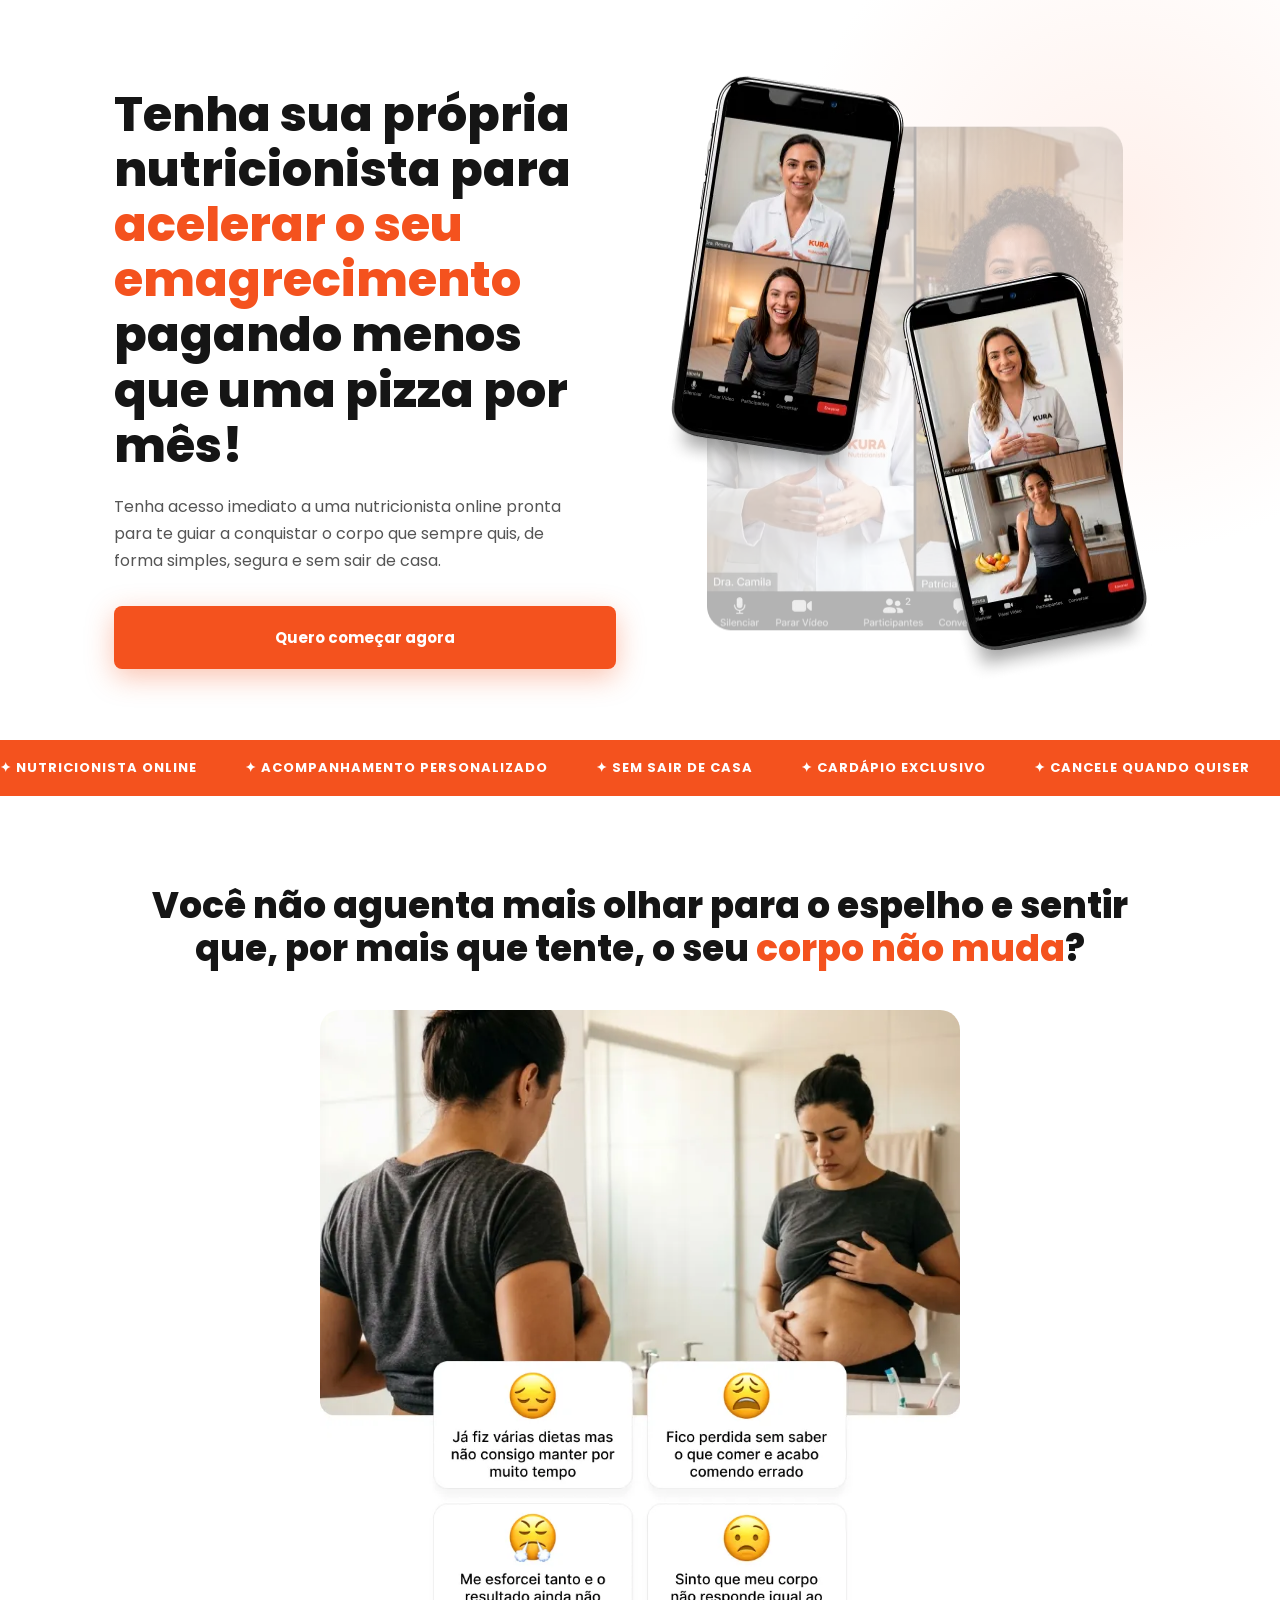
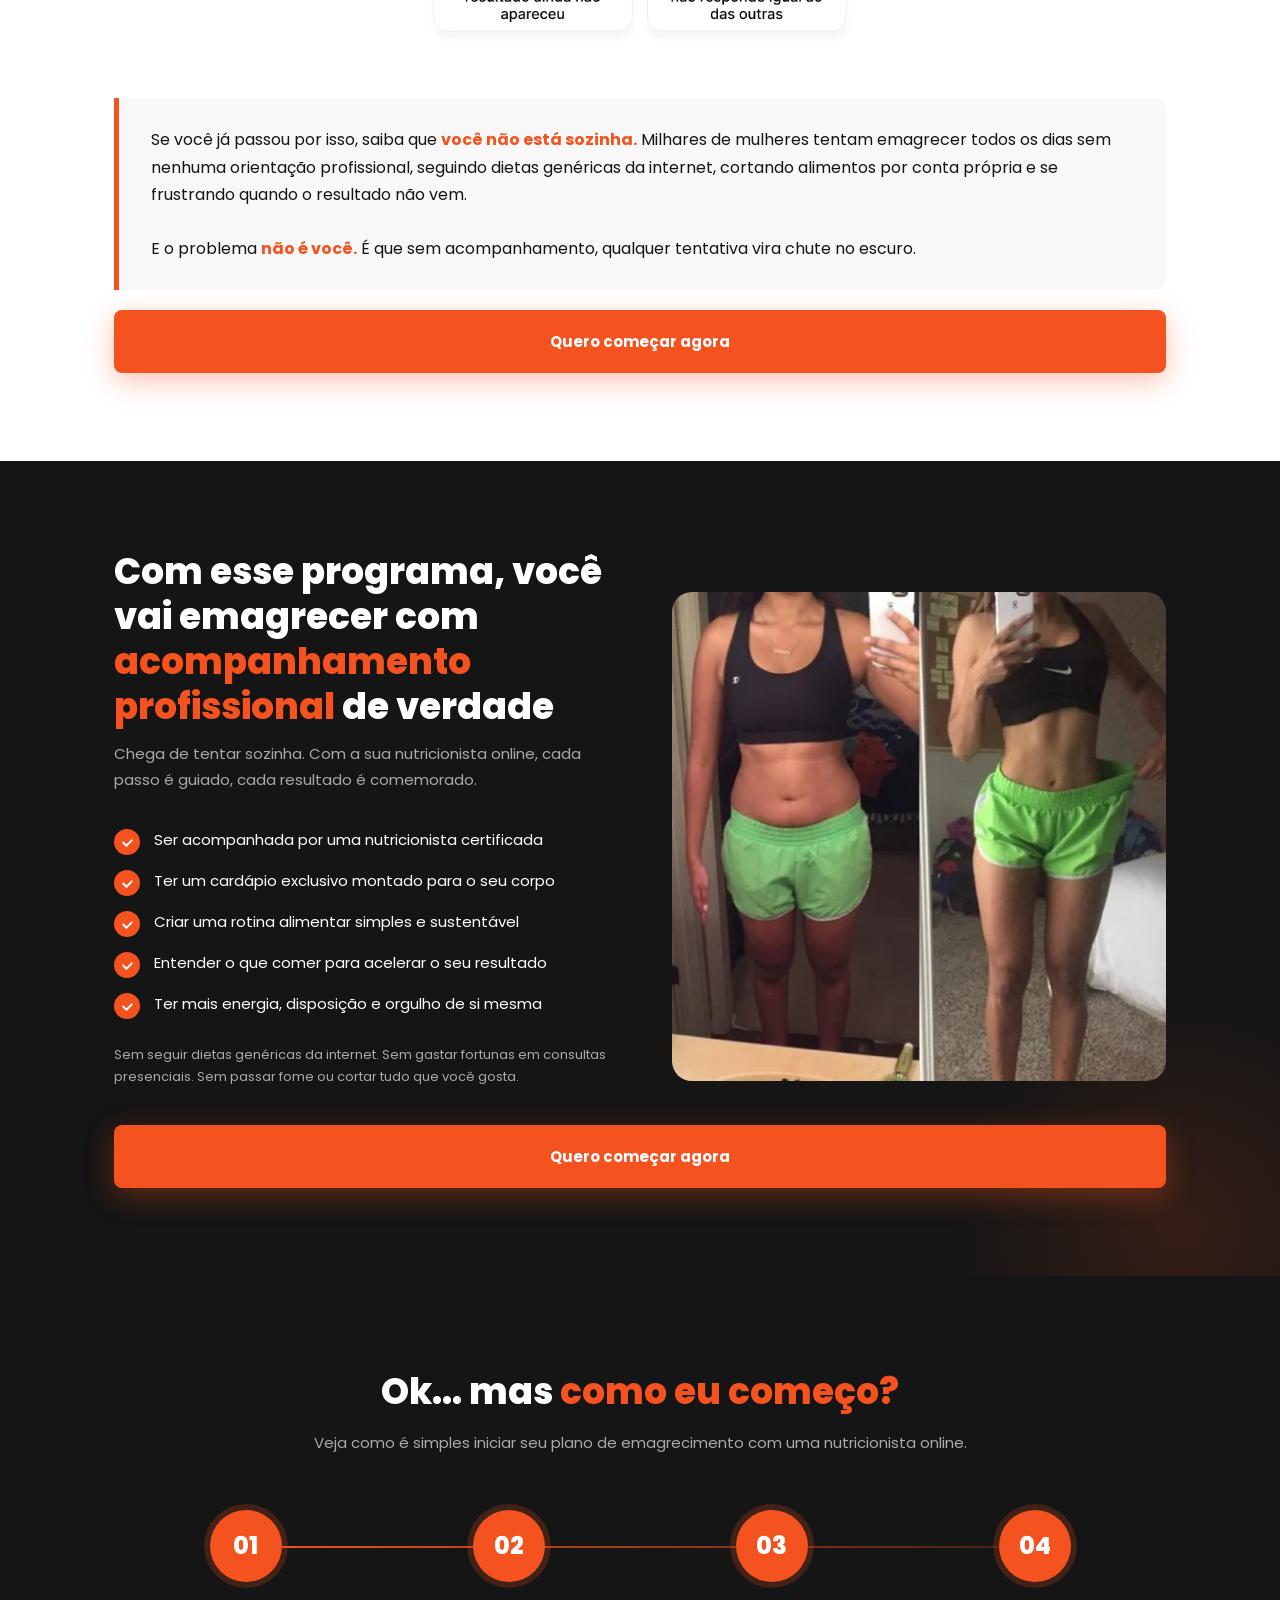
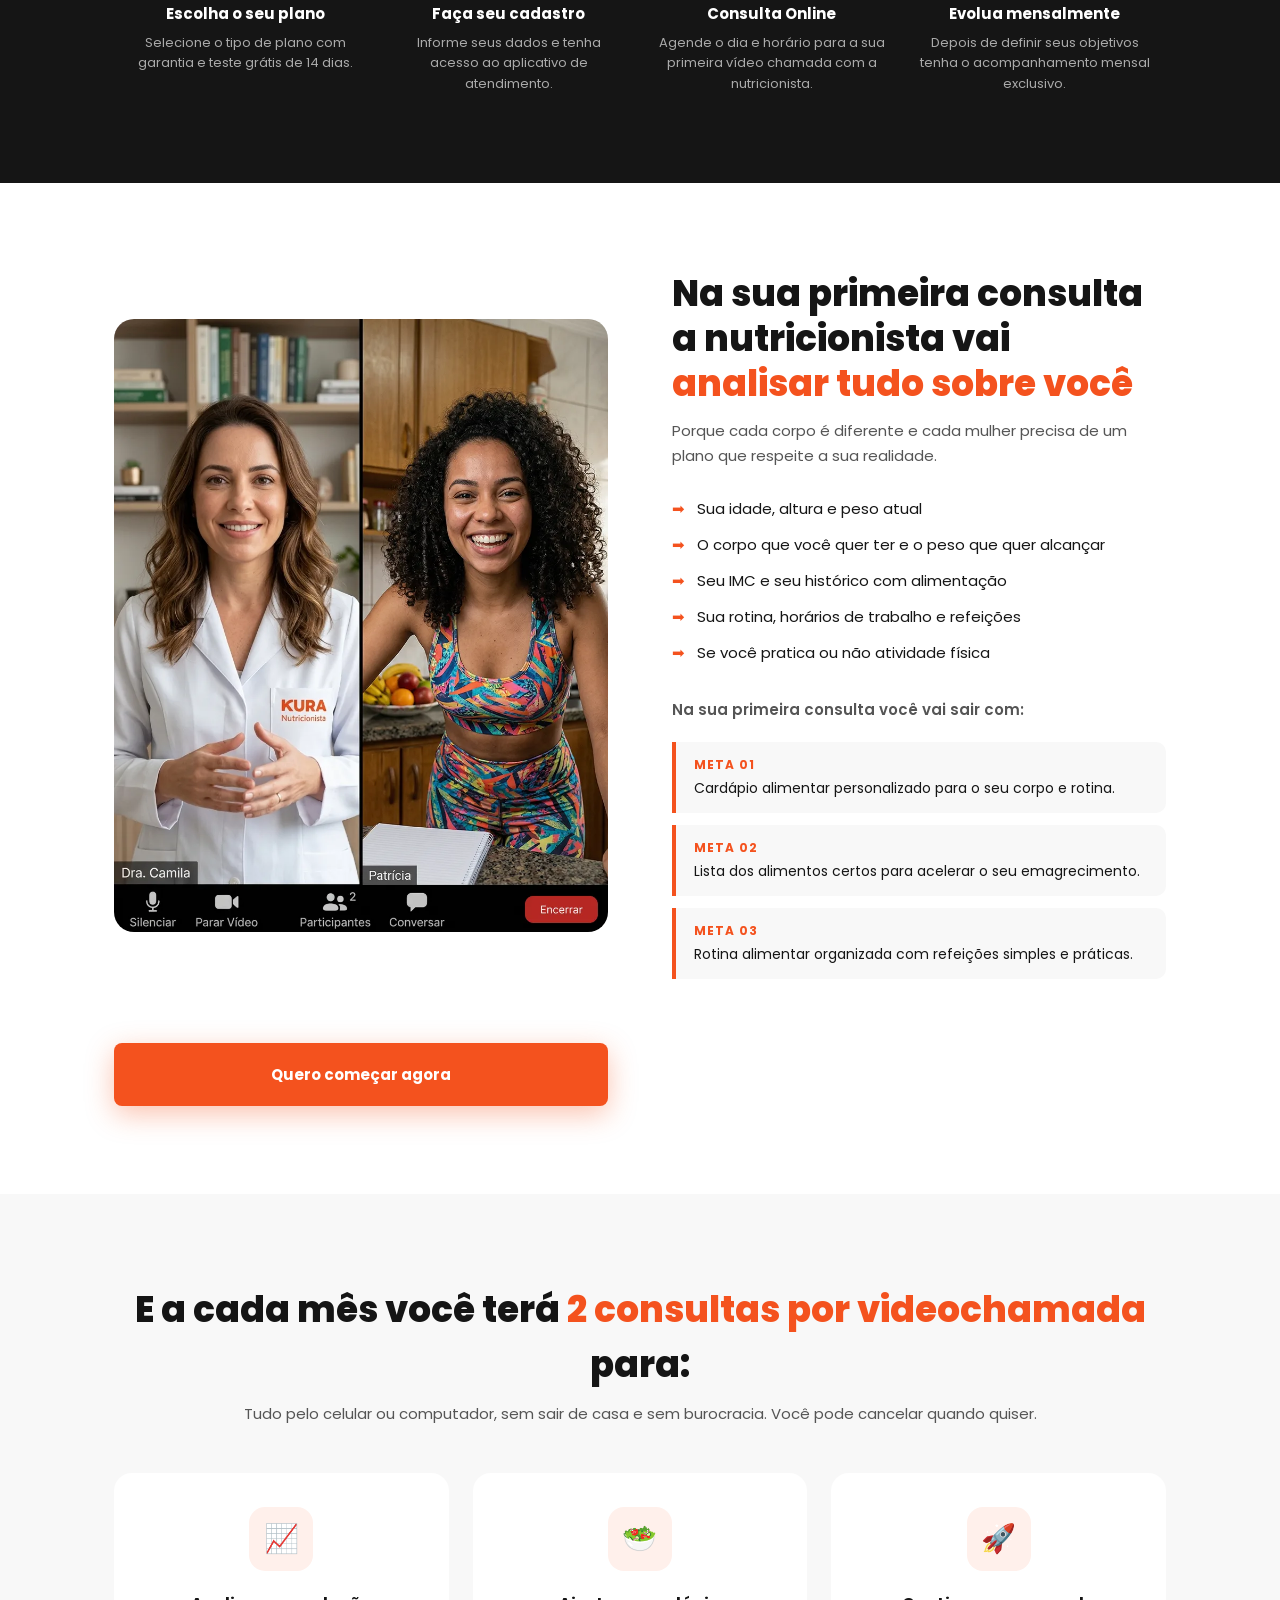
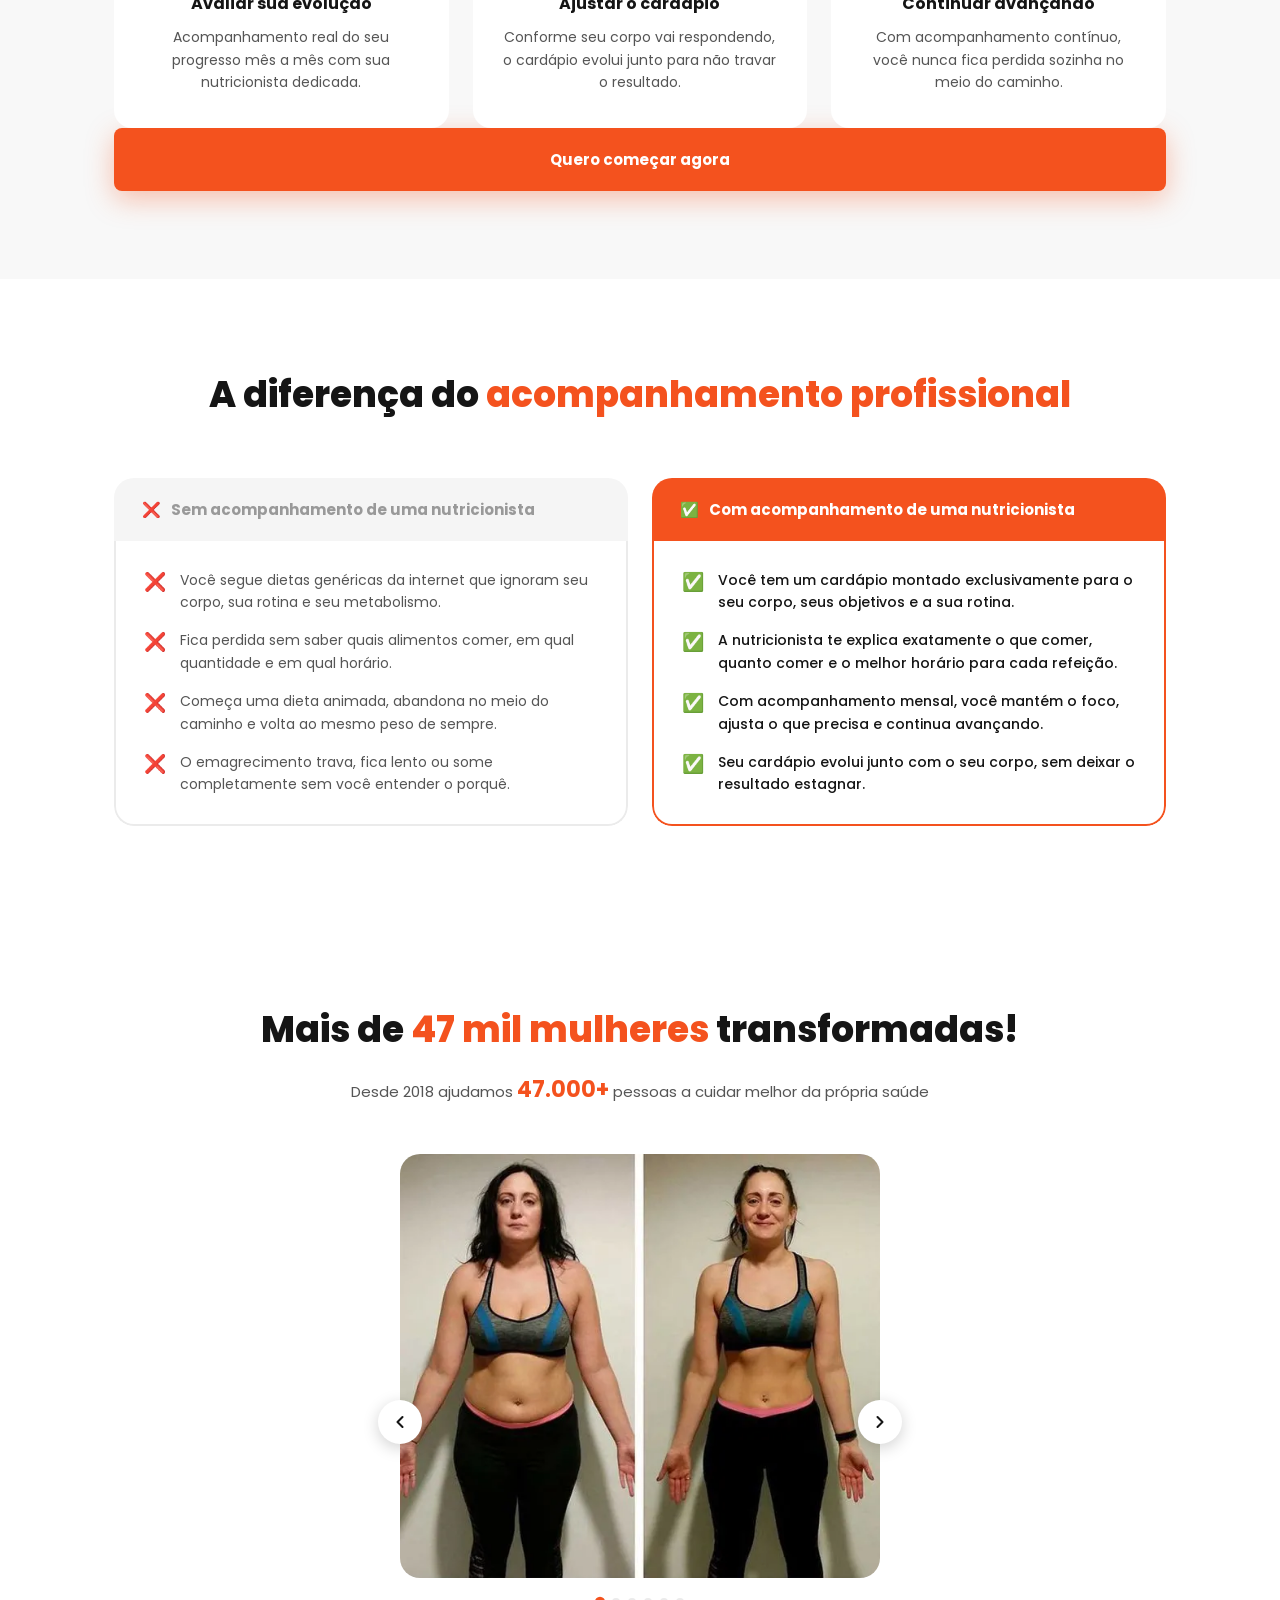
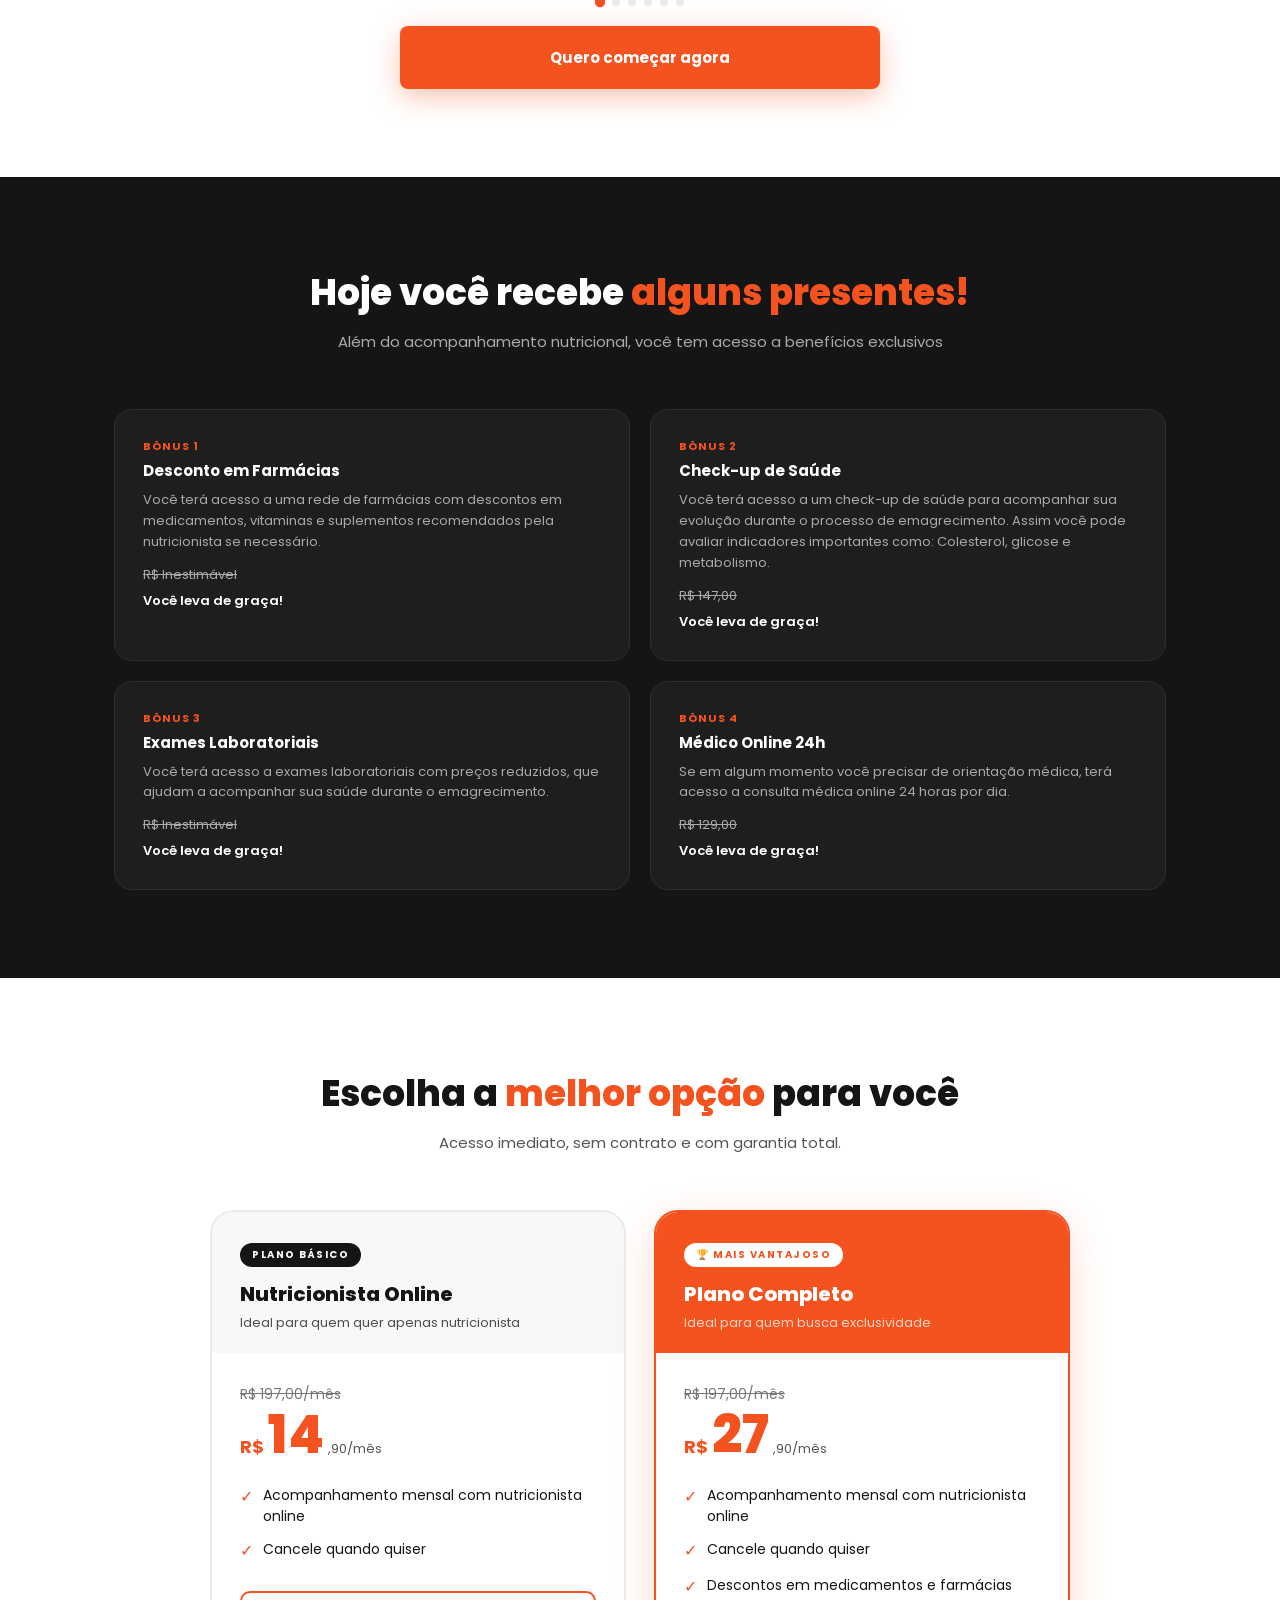
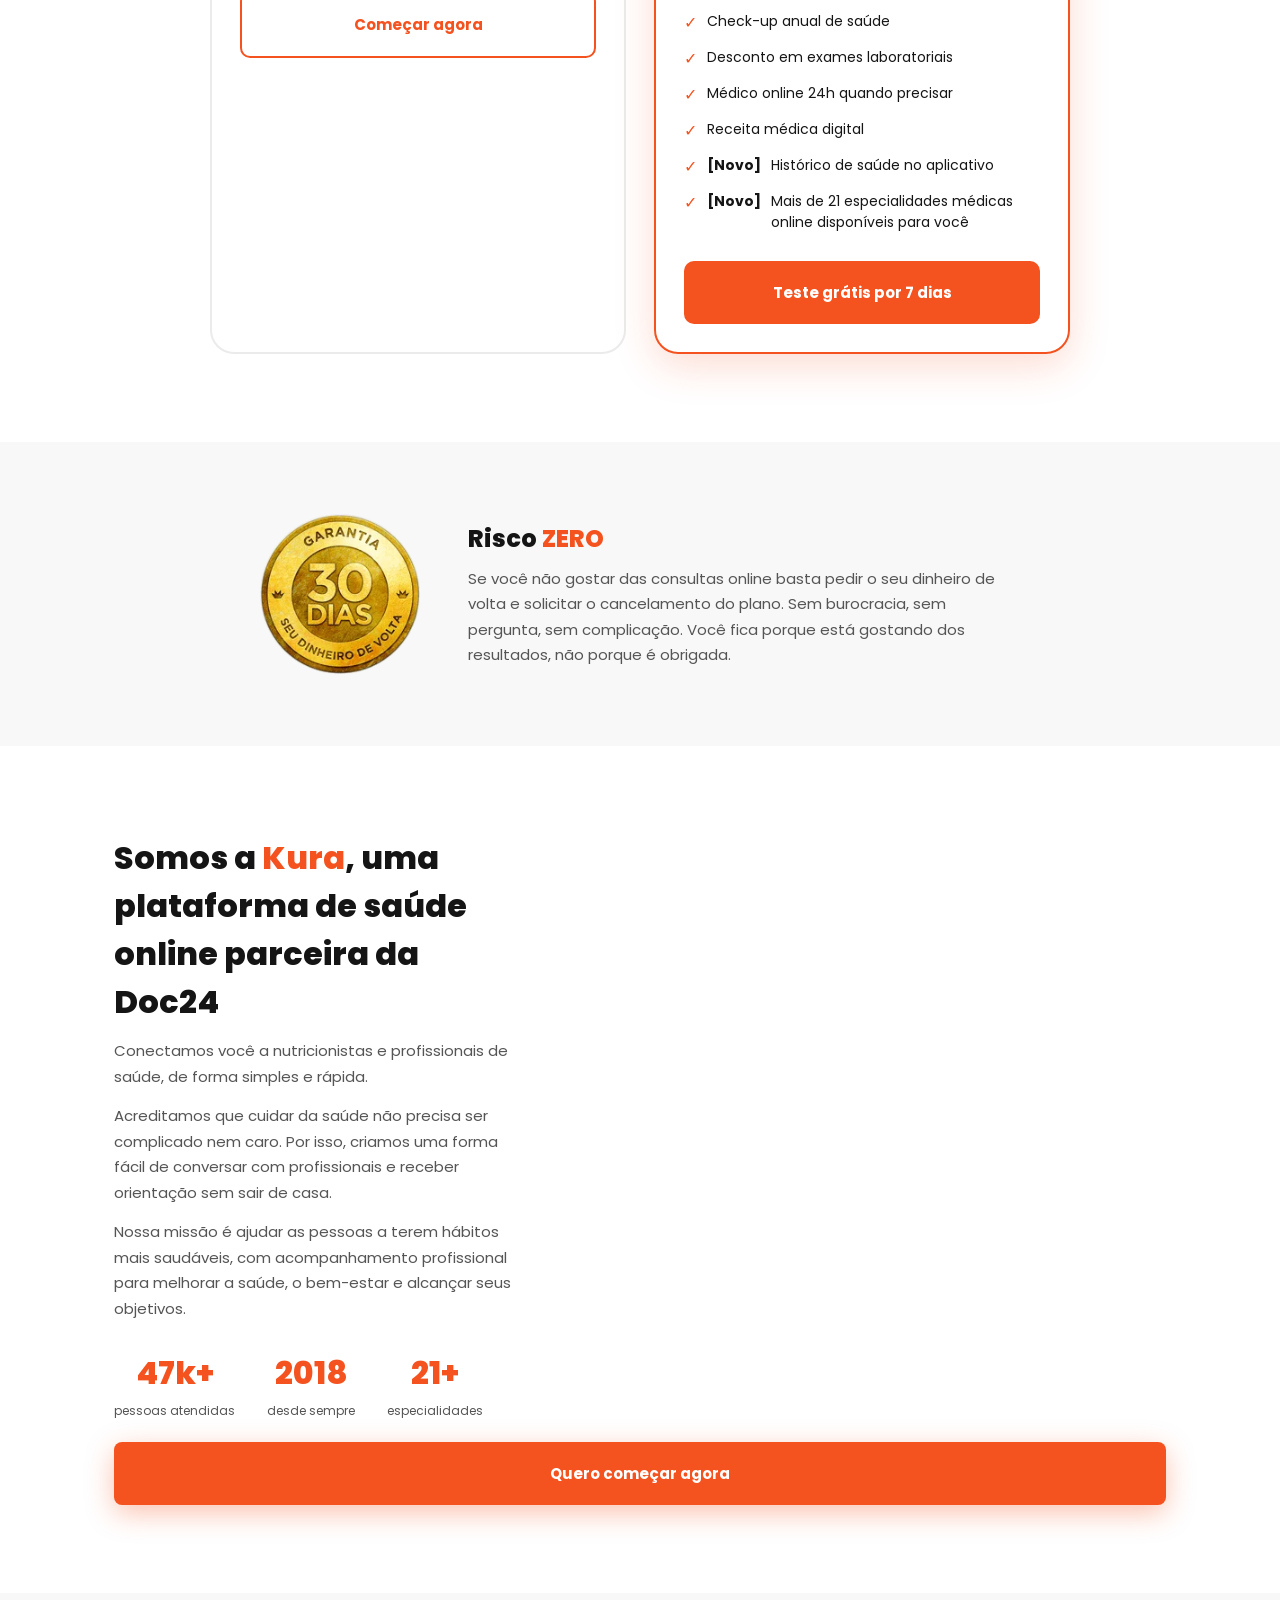
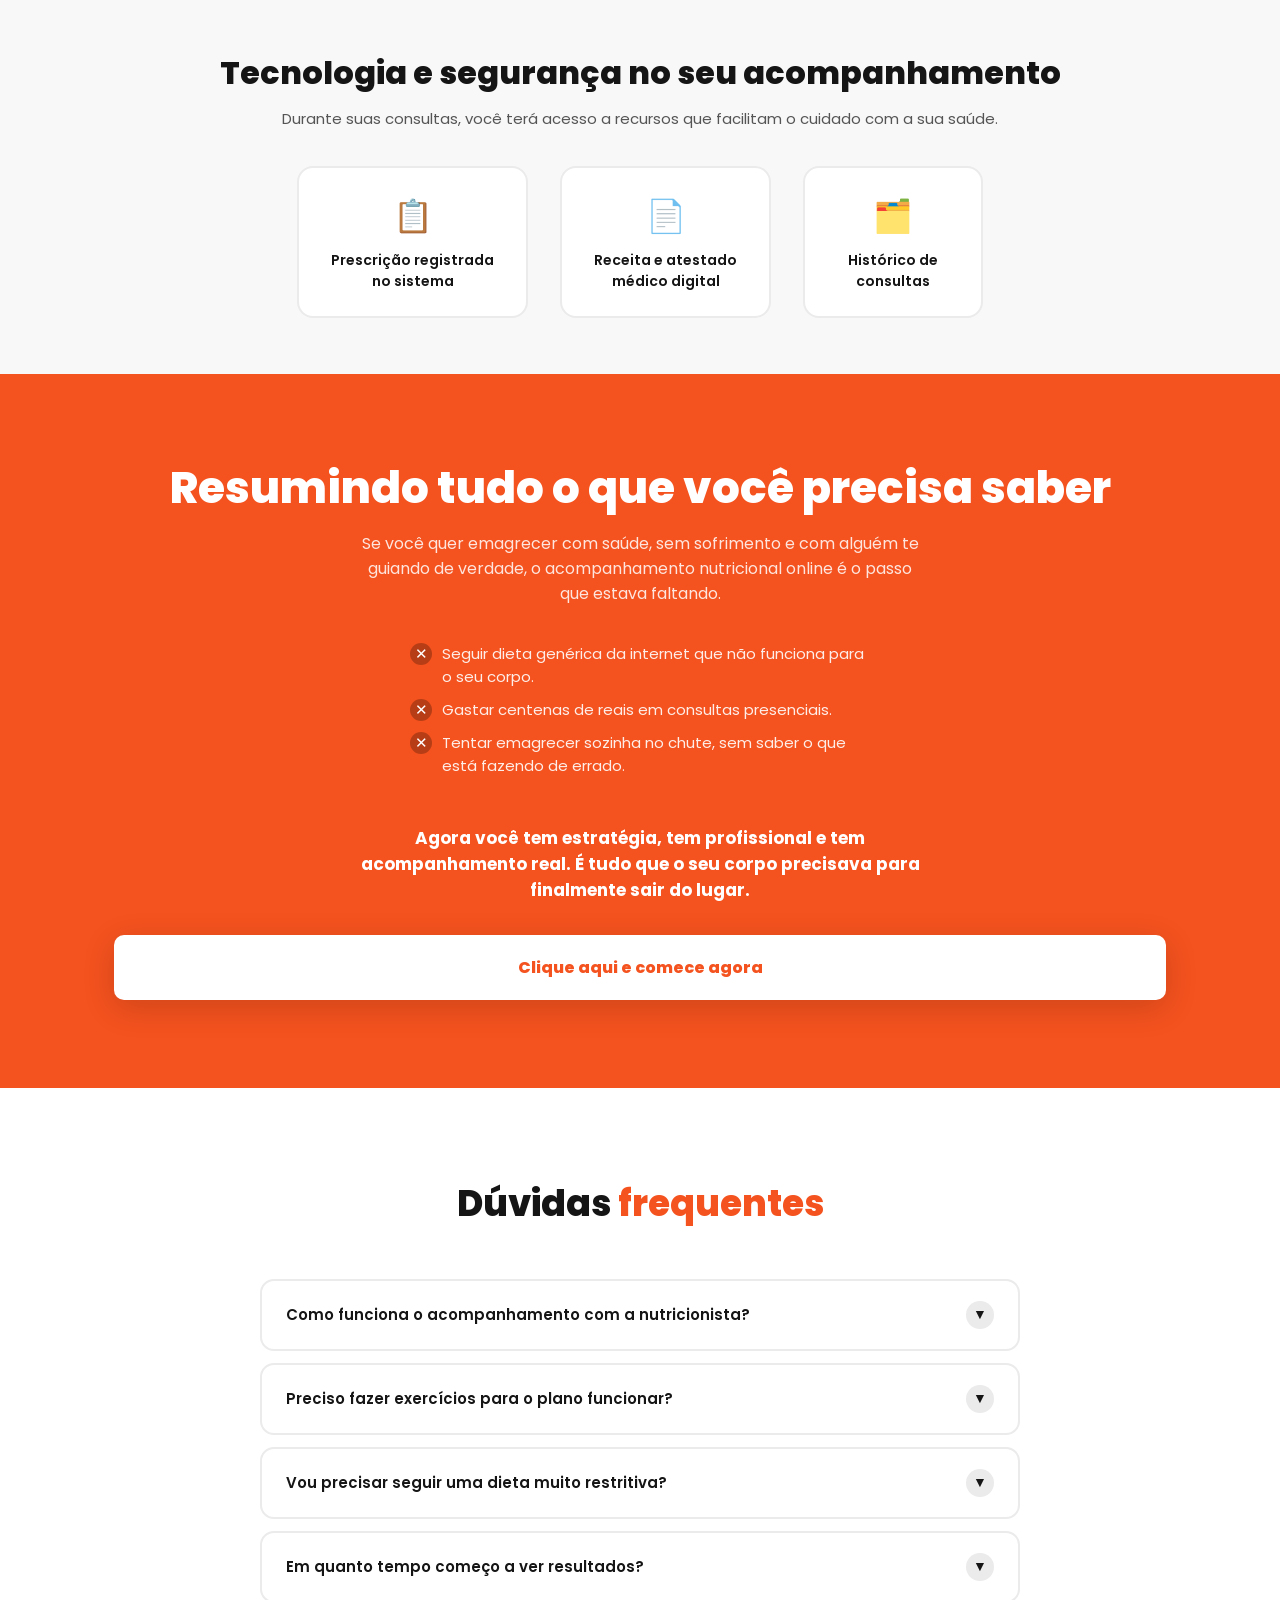
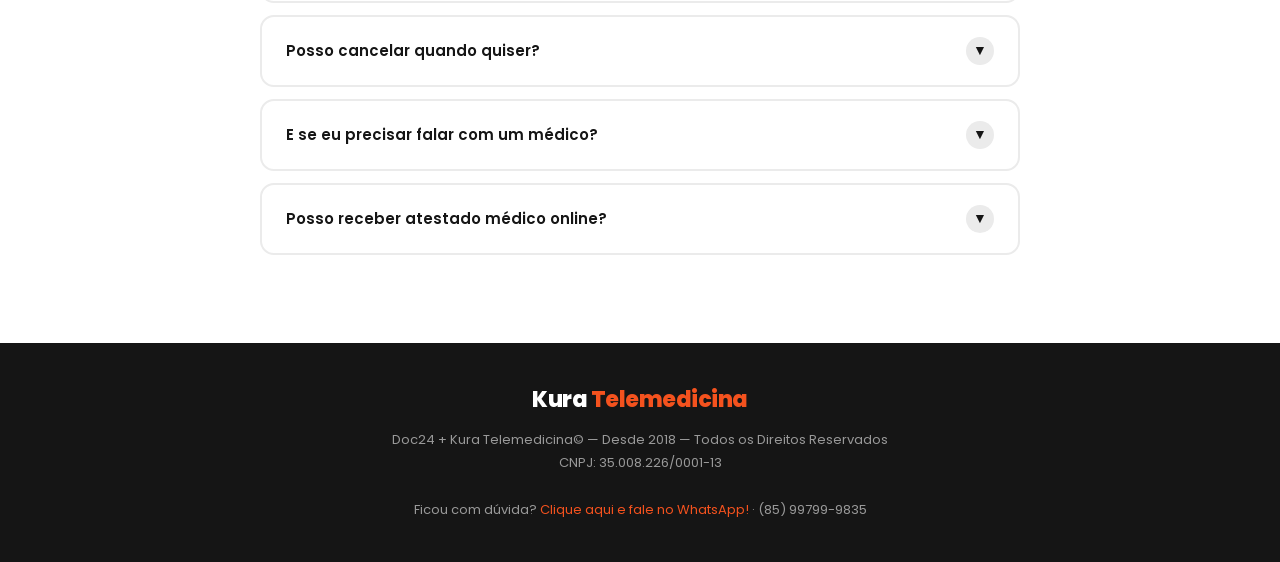
<file: kura.html>
<!DOCTYPE html>
<html lang="pt-BR">
<head>
<meta charset="UTF-8">
<meta name="viewport" content="width=device-width, initial-scale=1.0">
<meta name="description" content="Tenha sua própria nutricionista online e acelere o emagrecimento pagando menos que uma pizza por mês. Consultas por videochamada, cardápio personalizado e acompanhamento profissional.">
<meta name="theme-color" content="#f4521e">
<title>Kura Telemedicina – Nutricionista Online</title>
<link rel="dns-prefetch" href="https://connect.facebook.net">
<link rel="dns-prefetch" href="https://www.facebook.com">
<link rel="dns-prefetch" href="https://api.whatsapp.com">
<link rel="preload" as="image" href="images/mockups-2.webp" fetchpriority="high">
<link rel="preconnect" href="https://fonts.googleapis.com">
<link rel="preconnect" href="https://fonts.gstatic.com" crossorigin>
<link rel="preload" as="style" href="https://fonts.googleapis.com/css2?family=Poppins:wght@400;600;700;800&display=swap">
<link rel="stylesheet" href="https://fonts.googleapis.com/css2?family=Poppins:wght@400;600;700;800&display=swap" media="print" onload="this.media='all'">
<noscript><link rel="stylesheet" href="https://fonts.googleapis.com/css2?family=Poppins:wght@400;600;700;800&display=swap"></noscript>
<link rel="preload" as="style" href="style.css" onload="this.onload=null;this.rel='stylesheet'">
<noscript><link rel="stylesheet" href="style.css"></noscript>


<!-- Meta Pixel Code -->
<script>
!function(f,b,e,v,n,t,s)
{if(f.fbq)return;n=f.fbq=function(){n.callMethod?
n.callMethod.apply(n,arguments):n.queue.push(arguments)};
if(!f._fbq)f._fbq=n;n.push=n;n.loaded=!0;n.version='2.0';
n.queue=[];t=b.createElement(e);t.async=!0;
t.src=v;s=b.getElementsByTagName(e)[0];
s.parentNode.insertBefore(t,s)}(window, document,'script',
'https://connect.facebook.net/en_US/fbevents.js');
fbq('init', '1387765839785331');
fbq('track', 'PageView');
</script>
<noscript><img height="1" width="1" style="display:none"
src="https://www.facebook.com/tr?id=1387765839785331&ev=PageView&noscript=1"
/></noscript>
<!-- End Meta Pixel Code -->


</head>
<body>

<!-- ══ HERO ════════════════════════════════ -->
<section class="hero">
  <div class="container">
    <div class="hero__inner">
      <div class="hero__copy fade-up">
        <h1>Tenha sua própria nutricionista para <span>acelerar o seu emagrecimento</span> pagando menos que uma pizza por mês!</h1>
        <p>Tenha acesso imediato a uma nutricionista online pronta para te guiar a conquistar o corpo que sempre quis, de forma simples, segura e sem sair de casa.</p>
        <a href="#valor"class="btn-primary">Quero começar agora</a>
      </div>
      <div class="hero__image fade-up">
        <img src="images/mockups-2.webp" alt="App Kura Telemedicina" width="500" height="625" fetchpriority="high" decoding="async">
      </div>
    </div>
  </div>
  <div class="hero__strip">
    <div class="hero__strip-track" aria-hidden="true">
      <span>Nutricionista Online</span>
      <span>Acompanhamento Personalizado</span>
      <span>Sem Sair de Casa</span>
      <span>Cardápio Exclusivo</span>
      <span>Cancele Quando Quiser</span>
      <span>Nutricionista Online</span>
      <span>Acompanhamento Personalizado</span>
      <span>Sem Sair de Casa</span>
      <span>Cardápio Exclusivo</span>
      <span>Cancele Quando Quiser</span>
    </div>
  </div>
</section>

<!-- ══ DOR ══════════════════════════════════ -->
<section class="dor">
  <div class="container">
    <div class="dor__header fade-up">
      <h2>Você não aguenta mais olhar para o espelho e sentir que, por mais que tente, o seu <em>corpo não muda</em>?</h2>
    </div>
    <div class="dor__image fade-up">
      <img src="images/imagem-principal.webp" alt="Mulher olhando para o espelho insatisfeita com o corpo" width="640" height="427" loading="lazy" decoding="async">
    </div>
    <div class="dor__message fade-up">
      Se você já passou por isso, saiba que <strong>você não está sozinha.</strong> Milhares de mulheres tentam emagrecer todos os dias sem nenhuma orientação profissional, seguindo dietas genéricas da internet, cortando alimentos por conta própria e se frustrando quando o resultado não vem.<br><br>
      E o problema <strong>não é você.</strong> É que sem acompanhamento, qualquer tentativa vira chute no escuro.
    </div>
    <a href="#valor"class="btn-primary">Quero começar agora</a>
  </div>
  
</section>

<!-- ══ BENEFÍCIOS ═══════════════════════════ -->
<section class="beneficios">
  <div class="container">
    <div class="beneficios__inner">
      <div class="beneficios__copy fade-up">
        <h2>Com esse programa, você vai emagrecer com <span>acompanhamento profissional</span> de verdade</h2>
        <p>Chega de tentar sozinha. Com a sua nutricionista online, cada passo é guiado, cada resultado é comemorado.</p>
        <ul class="beneficios__list">
          <li>
            <div class="icon"><svg viewBox="0 0 12 12" fill="none" xmlns="http://www.w3.org/2000/svg"><path d="M2 6l3 3 5-5" stroke="white" stroke-width="1.8" stroke-linecap="round" stroke-linejoin="round"/></svg></div>
            Ser acompanhada por uma nutricionista certificada
          </li>
          <li>
            <div class="icon"><svg viewBox="0 0 12 12" fill="none" xmlns="http://www.w3.org/2000/svg"><path d="M2 6l3 3 5-5" stroke="white" stroke-width="1.8" stroke-linecap="round" stroke-linejoin="round"/></svg></div>
            Ter um cardápio exclusivo montado para o seu corpo
          </li>
          <li>
            <div class="icon"><svg viewBox="0 0 12 12" fill="none" xmlns="http://www.w3.org/2000/svg"><path d="M2 6l3 3 5-5" stroke="white" stroke-width="1.8" stroke-linecap="round" stroke-linejoin="round"/></svg></div>
            Criar uma rotina alimentar simples e sustentável
          </li>
          <li>
            <div class="icon"><svg viewBox="0 0 12 12" fill="none" xmlns="http://www.w3.org/2000/svg"><path d="M2 6l3 3 5-5" stroke="white" stroke-width="1.8" stroke-linecap="round" stroke-linejoin="round"/></svg></div>
            Entender o que comer para acelerar o seu resultado
          </li>
          <li>
            <div class="icon"><svg viewBox="0 0 12 12" fill="none" xmlns="http://www.w3.org/2000/svg"><path d="M2 6l3 3 5-5" stroke="white" stroke-width="1.8" stroke-linecap="round" stroke-linejoin="round"/></svg></div>
            Ter mais energia, disposição e orgulho de si mesma
          </li>
        </ul>
        <br>
        <p style="color:#aaa;font-size:13px;">Sem seguir dietas genéricas da internet. Sem gastar fortunas em consultas presenciais. Sem passar fome ou cortar tudo que você gosta.</p>
      </div>
      <div class="beneficios__image fade-up">
        <img src="images/foto-1.webp" alt="Mulher saudável com acompanhamento nutricional" width="480" height="640" loading="lazy" decoding="async">
      </div>
    </div>
    <a href="#valor"class="btn-primary">Quero começar agora</a>
  </div>
</section>

<!-- ══ COMO FUNCIONA ═════════════════════════ -->
<section class="como-funciona">
  <div class="container">
    <div class="como-funciona__header fade-up">
      <h2>Ok... mas <span>como eu começo?</span></h2>
      <p>Veja como é simples iniciar seu plano de emagrecimento com uma nutricionista online.</p>
    </div>
    <div class="como-funciona__steps">
      <div class="como-funciona__step fade-up">
        <div class="como-funciona__step-num">01</div>
        <h3>Escolha o seu plano</h3>
        <p>Selecione o tipo de plano com garantia e teste grátis de 14 dias.</p>
      </div>
      <div class="como-funciona__step fade-up">
        <div class="como-funciona__step-num">02</div>
        <h3>Faça seu cadastro</h3>
        <p>Informe seus dados e tenha acesso ao aplicativo de atendimento.</p>
      </div>
      <div class="como-funciona__step fade-up">
        <div class="como-funciona__step-num">03</div>
        <h3>Consulta Online</h3>
        <p>Agende o dia e horário para a sua primeira vídeo chamada com a nutricionista.</p>
      </div>
      <div class="como-funciona__step fade-up">
        <div class="como-funciona__step-num">04</div>
        <h3>Evolua mensalmente</h3>
        <p>Depois de definir seus objetivos tenha o acompanhamento mensal exclusivo.</p>
      </div>
    </div>
  </div>
</section>

<!-- ══ PRIMEIRA CONSULTA ═════════════════════ -->
<section class="consulta">
  <div class="container">
    <div class="consulta__inner">
      <div class="consulta__image fade-up">
        <img src="images/foto-2.webp" alt="Consulta com nutricionista online" width="480" height="600" loading="lazy" decoding="async">
      </div>
      <div class="consulta__copy fade-up">
        <h2>Na sua primeira consulta a nutricionista vai <span>analisar tudo sobre você</span></h2>
        <p>Porque cada corpo é diferente e cada mulher precisa de um plano que respeite a sua realidade.</p>
        <ul class="consulta__checklist">
          <li>Sua idade, altura e peso atual</li>
          <li>O corpo que você quer ter e o peso que quer alcançar</li>
          <li>Seu IMC e seu histórico com alimentação</li>
          <li>Sua rotina, horários de trabalho e refeições</li>
          <li>Se você pratica ou não atividade física</li>
        </ul>
        <p style="margin-bottom:20px;font-weight:600;font-size:15px;">Na sua primeira consulta você vai sair com:</p>
        <div class="consulta__metas">
          <div class="consulta__meta"><strong>Meta 01</strong>Cardápio alimentar personalizado para o seu corpo e rotina.</div>
          <div class="consulta__meta"><strong>Meta 02</strong>Lista dos alimentos certos para acelerar o seu emagrecimento.</div>
          <div class="consulta__meta"><strong>Meta 03</strong>Rotina alimentar organizada com refeições simples e práticas.</div>
        </div>
      </div>
      <a href="#valor"class="btn-primary">Quero começar agora</a>
    </div>
  </div>
</section>

<!-- ══ MENSAL ════════════════════════════════ -->
<section class="mensal">
  <div class="container">
    <div class="mensal__header fade-up">
      <h2>E a cada mês você terá <span>2 consultas por videochamada</span> para:</h2>
      <p>Tudo pelo celular ou computador, sem sair de casa e sem burocracia. Você pode cancelar quando quiser.</p>
    </div>
    <div class="mensal__cards">
      <div class="mensal__card fade-up">
        <div class="mensal__card-icon">📈</div>
        <h3>Avaliar sua evolução</h3>
        <p>Acompanhamento real do seu progresso mês a mês com sua nutricionista dedicada.</p>
      </div>
      <div class="mensal__card fade-up">
        <div class="mensal__card-icon">🥗</div>
        <h3>Ajustar o cardápio</h3>
        <p>Conforme seu corpo vai respondendo, o cardápio evolui junto para não travar o resultado.</p>
      </div>
      <div class="mensal__card fade-up">
        <div class="mensal__card-icon">🚀</div>
        <h3>Continuar avançando</h3>
        <p>Com acompanhamento contínuo, você nunca fica perdida sozinha no meio do caminho.</p>
      </div>
    </div>
    <a href="#valor"class="btn-primary">Quero começar agora</a>
  </div>
</section>

<!-- ══ COMPARATIVO ═══════════════════════════ -->
<section class="comparativo">
  <div class="container">
    <div class="comparativo__header fade-up">
      <h2>A diferença do <span>acompanhamento profissional</span></h2>
    </div>
    <div class="comparativo__grid">
      <div class="comparativo__card comparativo__card--sem fade-up">
        <div class="comparativo__card-header">
          <span>❌</span> Sem acompanhamento de uma nutricionista
        </div>
        <div class="comparativo__card-body">
          <ul class="comparativo__items">
            <li><span class="mark">❌</span>Você segue dietas genéricas da internet que ignoram seu corpo, sua rotina e seu metabolismo.</li>
            <li><span class="mark">❌</span>Fica perdida sem saber quais alimentos comer, em qual quantidade e em qual horário.</li>
            <li><span class="mark">❌</span>Começa uma dieta animada, abandona no meio do caminho e volta ao mesmo peso de sempre.</li>
            <li><span class="mark">❌</span>O emagrecimento trava, fica lento ou some completamente sem você entender o porquê.</li>
          </ul>
        </div>
      </div>
      <div class="comparativo__card comparativo__card--com fade-up">
        <div class="comparativo__card-header">
          <span>✅</span> Com acompanhamento de uma nutricionista
        </div>
        <div class="comparativo__card-body">
          <ul class="comparativo__items">
            <li><span class="mark">✅</span>Você tem um cardápio montado exclusivamente para o seu corpo, seus objetivos e a sua rotina.</li>
            <li><span class="mark">✅</span>A nutricionista te explica exatamente o que comer, quanto comer e o melhor horário para cada refeição.</li>
            <li><span class="mark">✅</span>Com acompanhamento mensal, você mantém o foco, ajusta o que precisa e continua avançando.</li>
            <li><span class="mark">✅</span>Seu cardápio evolui junto com o seu corpo, sem deixar o resultado estagnar.</li>
          </ul>
        </div>
      </div>
    </div>
  </div>
</section>

<!-- ══ DEPOIMENTOS ═══════════════════════════ -->
<section class="depoimentos">
  <div class="container">
    <div class="depoimentos__header fade-up">
      <h2>Mais de <span>47 mil mulheres</span> transformadas!</h2>
    </div>
    <p class="depoimentos__social-proof fade-up">Desde 2018 ajudamos <strong>47.000+</strong> pessoas a cuidar melhor da própria saúde</p>

    <div class="depoimentos__slider-wrap fade-up">
      <div class="depoimentos__slider" id="depoSlider">
        <!-- Slide 1 -->
        <div class="depoimentos__slide active">
          <img src="images/1.webp" alt="Depoimento de cliente 1">
        </div>
        <!-- Slide 2 -->
        <div class="depoimentos__slide">
          <img src="images/2.webp" alt="Depoimento de cliente 2">
        </div>
        <!-- Slide 3 -->
        <div class="depoimentos__slide">
          <img src="images/3.webp" alt="Depoimento de cliente 3">
        </div>
        <!-- Slide 4 -->
        <div class="depoimentos__slide">
          <img src="images/4.webp" alt="Depoimento de cliente 4">
        </div>
        <!-- Slide 5 -->
        <div class="depoimentos__slide">
          <img src="images/5.webp" alt="Depoimento de cliente 5">
        </div>
        <!-- Slide 6 -->
        <div class="depoimentos__slide">
          <img src="images/6.webp" alt="Depoimento de cliente 6">
        </div>
      </div>
      <button class="depoimentos__arrow depoimentos__arrow--prev" id="depoPrev" aria-label="Anterior">
        <svg viewBox="0 0 24 24"><polyline points="15 18 9 12 15 6"/></svg>
      </button>
      <button class="depoimentos__arrow depoimentos__arrow--next" id="depoNext" aria-label="Próximo">
        <svg viewBox="0 0 24 24"><polyline points="9 6 15 12 9 18"/></svg>
      </button>
      <div class="depoimentos__dots" id="depoDots"></div>
      <a href="#valor"class="btn-primary">Quero começar agora</a>
    </div>
  </div>
</section>

<!-- ══ BÔNUS ═════════════════════════════════ -->
<section class="bonus">
  <div class="container">
    <div class="bonus__header fade-up">
      <h2>Hoje você recebe <span>alguns presentes!</span></h2>
      <p>Além do acompanhamento nutricional, você tem acesso a benefícios exclusivos</p>
    </div>
    <div class="bonus__grid">
      <div class="bonus__card fade-up">
        <div class="bonus__info">
          <h3>Bônus 1</h3>
          <h4>Desconto em Farmácias</h4>
          <p>Você terá acesso a uma rede de farmácias com descontos em medicamentos, vitaminas e suplementos recomendados pela nutricionista se necessário.</p>
          <div class="bonus__price">
            <span class="bonus__old">R$ Inestimável</span>
            <span class="bonus__free">Você leva de graça!</span>
          </div>
        </div>
      </div>
      <div class="bonus__card fade-up">
        <div class="bonus__info">
          <h3>Bônus 2</h3>
          <h4>Check-up de Saúde</h4>
          <p>Você terá acesso a um check-up de saúde para acompanhar sua evolução durante o processo de emagrecimento. Assim você pode avaliar indicadores importantes como: Colesterol, glicose e metabolismo.</p>
          <div class="bonus__price">
            <span class="bonus__old">R$ 147,00</span>
            <span class="bonus__free">Você leva de graça!</span>
          </div>
        </div>
      </div>
      <div class="bonus__card fade-up">
        <div class="bonus__info">
          <h3>Bônus 3</h3>
          <h4>Exames Laboratoriais</h4>
          <p>Você terá acesso a exames laboratoriais com preços reduzidos, que ajudam a acompanhar sua saúde durante o emagrecimento.</p>
          <div class="bonus__price">
            <span class="bonus__old">R$ Inestimável</span>
            <span class="bonus__free">Você leva de graça!</span>
          </div>
        </div>
      </div>
      <div class="bonus__card fade-up">
        <div class="bonus__info">
          <h3>Bônus 4</h3>
          <h4>Médico Online 24h</h4>
          <p>Se em algum momento você precisar de orientação médica, terá acesso a consulta médica online 24 horas por dia.</p>
          <div class="bonus__price">
            <span class="bonus__old">R$ 129,00</span>
            <span class="bonus__free">Você leva de graça!</span>
          </div>
        </div>
      </div>
    </div>
  </div>
</section>

<!-- ══ PLANOS ════════════════════════════════ -->
<section class="planos" id="valor">
  <div class="container">
    <div class="planos__header fade-up">
      <h2>Escolha a <span>melhor opção</span> para você</h2>
      <p>Acesso imediato, sem contrato e com garantia total.</p>
    </div>
    <div class="planos__grid">
      <!-- Plano Básico -->
      <div class="plano-card fade-up">
        <div class="plano-card__header">
          <div class="plano-card__tag">Plano Básico</div>
          <h3>Nutricionista Online</h3>
          <p class="sub">Ideal para quem quer apenas nutricionista</p>
        </div>
        <div class="plano-card__body">
          <div class="plano-card__price">
            <span class="plano-card__from">R$ 197,00/mês</span>
            <div class="plano-card__price-main">
              <span class="plano-card__currency">R$</span>
              <span class="plano-card__amount">14</span>
              <span class="plano-card__period">,90/mês</span>
            </div>
          </div>
          <ul class="plano-card__features">
            <li><span class="check">✓</span> Acompanhamento mensal com nutricionista online</li>
            <li><span class="check">✓</span> Cancele quando quiser</li>
          </ul>
          <a href="https://pay.hotmart.com/L105398006K?off=l9hgoe3u&checkoutMode=10" class="btn-plano btn-plano--outline">Começar agora</a>
        </div>
      </div>
      <!-- Plano Completo -->
      <div class="plano-card plano-card--destaque fade-up">
        <div class="plano-card__header">
          <div class="plano-card__tag">🏆 Mais vantajoso</div>
          <h3>Plano Completo</h3>
          <p class="sub">Ideal para quem busca exclusividade</p>
        </div>
        <div class="plano-card__body">
          <div class="plano-card__price">
            <span class="plano-card__from">R$ 197,00/mês</span>
            <div class="plano-card__price-main">
              <span class="plano-card__currency">R$</span>
              <span class="plano-card__amount">27</span>
              <span class="plano-card__period">,90/mês</span>
            </div>
          </div>
          <ul class="plano-card__features">
            <li><span class="check">✓</span> Acompanhamento mensal com nutricionista online</li>
            <li><span class="check">✓</span> Cancele quando quiser</li>
            <li><span class="check">✓</span> Descontos em medicamentos e farmácias</li>
            <li><span class="check">✓</span> Check-up anual de saúde</li>
            <li><span class="check">✓</span> Desconto em exames laboratoriais</li>
            <li><span class="check">✓</span> Médico online 24h quando precisar</li>
            <li><span class="check">✓</span> Receita médica digital</li>
            <li><span class="check">✓</span> <strong>[Novo]</strong> Histórico de saúde no aplicativo</li>
            <li><span class="check">✓</span> <strong>[Novo]</strong> Mais de 21 especialidades médicas online disponíveis para você</li>
          </ul>
          <a href="https://pay.hotmart.com/L105398006K?off=xmsbv19h&checkoutMode=10" class="btn-plano">Teste grátis por 7 dias</a>
        </div>
      </div>
    </div>
  </div>
</section>

<!-- ══ GARANTIA ══════════════════════════════ -->
<section class="garantia">
  <div class="container">
    <div class="garantia__inner fade-up">
      <div class="garantia__seal">
        <img src="images/garantia.webp" alt="Selo de garantia 30 dias">
      </div>
      <div class="garantia__copy">
        <h2>Risco <span>ZERO</span></h2>
        <p>Se você não gostar das consultas online basta pedir o seu dinheiro de volta e solicitar o cancelamento do plano. Sem burocracia, sem pergunta, sem complicação. Você fica porque está gostando dos resultados, não porque é obrigada.</p>
      </div>
    </div>
  </div>
</section>

<!-- ══ SOBRE ═════════════════════════════════ -->
<section class="sobre">
  <div class="container">
    <div class="sobre__inner">
      <div class="sobre__copy fade-up">
        <h2>Somos a <span>Kura</span>, uma plataforma de saúde online parceira da Doc24</h2>
        <p>Conectamos você a nutricionistas e profissionais de saúde, de forma simples e rápida.</p>
        <p>Acreditamos que cuidar da saúde não precisa ser complicado nem caro. Por isso, criamos uma forma fácil de conversar com profissionais e receber orientação sem sair de casa.</p>
        <p>Nossa missão é ajudar as pessoas a terem hábitos mais saudáveis, com acompanhamento profissional para melhorar a saúde, o bem-estar e alcançar seus objetivos.</p>
        <div class="sobre__stats">
          <div class="sobre__stat"><span class="num">47k+</span><span class="lbl">pessoas atendidas</span></div>
          <div class="sobre__stat"><span class="num">2018</span><span class="lbl">desde sempre</span></div>
          <div class="sobre__stat"><span class="num">21+</span><span class="lbl">especialidades</span></div>
        </div>
      </div>
    </div>
    <a href="#valor"class="btn-primary">Quero começar agora</a>
  </div>
</section>

<!-- ══ TECNOLOGIA ════════════════════════════ -->
<section class="tecnologia">
  <div class="container">
    <div class="tecnologia__header fade-up">
      <h2>Tecnologia e segurança no seu acompanhamento</h2>
      <p>Durante suas consultas, você terá acesso a recursos que facilitam o cuidado com a sua saúde.</p>
    </div>
    <div class="tecnologia__cards fade-up">
      <div class="tecnologia__card">
        <div class="tecnologia__card-icon">📋</div>
        <p>Prescrição registrada<br>no sistema</p>
      </div>
      <div class="tecnologia__card">
        <div class="tecnologia__card-icon">📄</div>
        <p>Receita e atestado<br>médico digital</p>
      </div>
      <div class="tecnologia__card">
        <div class="tecnologia__card-icon">🗂️</div>
        <p>Histórico de<br>consultas</p>
      </div>
    </div>
  </div>
</section>

<!-- ══ CTA FINAL ═════════════════════════════ -->
<section class="cta-final">
  <div class="container">
    <div class="cta-final__inner fade-up">
      <h2>Resumindo tudo o que você precisa saber</h2>
      <p>Se você quer emagrecer com saúde, sem sofrimento e com alguém te guiando de verdade, o acompanhamento nutricional online é o passo que estava faltando.</p>
      <ul class="cta-final__list">
        <li><em class="x">✕</em> Seguir dieta genérica da internet que não funciona para o seu corpo.</li>
        <li><em class="x">✕</em> Gastar centenas de reais em consultas presenciais.</li>
        <li><em class="x">✕</em> Tentar emagrecer sozinha no chute, sem saber o que está fazendo de errado.</li>
      </ul>
      <p style="color:rgba(255,255,255,1);font-weight:700;font-size:17px;margin-bottom:32px;">Agora você tem estratégia, tem profissional e tem acompanhamento real. É tudo que o seu corpo precisava para finalmente sair do lugar.</p>
      <a href="#valor" class="btn-white">Clique aqui e comece agora</a>
    </div>
  </div>
</section>

<!-- ══ FAQ ═══════════════════════════════════ -->
<section class="faq">
  <div class="container">
    <div class="faq__header fade-up">
      <h2>Dúvidas <span>frequentes</span></h2>
    </div>
    <div class="faq__list">
      <div class="faq__item">
        <div class="faq__question" onclick="toggleFaq(this)">
          Como funciona o acompanhamento com a nutricionista?
          <span class="arrow">▼</span>
        </div>
        <div class="faq__answer"><p>Tudo acontece por videochamada, direto pelo aplicativo. Você agenda o horário que for melhor para você, entra na consulta pelo celular ou computador e conversa com a nutricionista. Ela analisa seu peso, altura, IMC e objetivos, monta seu cardápio personalizado e você ainda tem 2 encontros por mês para acompanhar sua evolução e fazer os ajustes necessários.</p></div>
      </div>
      <div class="faq__item">
        <div class="faq__question" onclick="toggleFaq(this)">
          Preciso fazer exercícios para o plano funcionar?
          <span class="arrow">▼</span>
        </div>
        <div class="faq__answer"><p>Não. O plano é adaptado para a sua realidade. Se você treina, a nutricionista ajusta a alimentação para potencializar seus resultados. Se não faz exercícios, o plano funciona do mesmo jeito, focado no seu emagrecimento.</p></div>
      </div>
      <div class="faq__item">
        <div class="faq__question" onclick="toggleFaq(this)">
          Vou precisar seguir uma dieta muito restritiva?
          <span class="arrow">▼</span>
        </div>
        <div class="faq__answer"><p>Não. A ideia não é te fazer passar fome ou cortar tudo que você gosta. A nutricionista monta um plano equilibrado, pensado para a sua rotina e preferências, para que você emagreça de forma saudável e sustentável.</p></div>
      </div>
      <div class="faq__item">
        <div class="faq__question" onclick="toggleFaq(this)">
          Em quanto tempo começo a ver resultados?
          <span class="arrow">▼</span>
        </div>
        <div class="faq__answer"><p>Na primeira consulta você já sai com um plano alimentar personalizado e metas definidas. Nos encontros mensais a nutricionista avalia sua evolução, ajusta o que for necessário e vocês avançam juntas para as próximas etapas. O processo é acompanhado, seguro e adaptado ao seu progresso.</p></div>
      </div>
      <div class="faq__item">
        <div class="faq__question" onclick="toggleFaq(this)">
          Posso cancelar quando quiser?
          <span class="arrow">▼</span>
        </div>
        <div class="faq__answer"><p>Sim, sem burocracia e sem contrato de permanência. Você fica porque está gostando dos resultados, não porque é obrigada.</p></div>
      </div>
      <div class="faq__item">
        <div class="faq__question" onclick="toggleFaq(this)">
          E se eu precisar falar com um médico?
          <span class="arrow">▼</span>
        </div>
        <div class="faq__answer"><p>Além da nutricionista, você também tem acesso a uma plataforma completa de telemedicina com mais de 21 especialidades, incluindo clínico geral, ginecologista, psicólogo, dermatologista e muito mais. Tudo online e sem sair de casa.</p></div>
      </div>
      <div class="faq__item">
        <div class="faq__question" onclick="toggleFaq(this)">
          Posso receber atestado médico online?
          <span class="arrow">▼</span>
        </div>
        <div class="faq__answer"><p>Sim. Se durante uma consulta o médico identificar que você precisa se afastar do trabalho ou de alguma atividade, ele emite o atestado digital direto pela plataforma.</p></div>
      </div>
    </div>
  </div>
</section>

<!-- ══ FOOTER ════════════════════════════════ -->
<footer class="footer">
  <div class="container">
    <div class="footer__logo">Kura <span>Telemedicina</span></div>
    <p>Doc24 + Kura Telemedicina© — Desde 2018 — Todos os Direitos Reservados<br>
    CNPJ: 35.008.226/0001-13<br><br>
    Ficou com dúvida? <a href="https://api.whatsapp.com/send?phone=558597999835&text=Ol%C3%A1,%20preciso%20de%20ajuda%20para%20contratar%20o%20plano%20de%20nutricionista%20online!" target="_blank" rel="noopener">Clique aqui e fale no WhatsApp!</a> · (85) 99799-9835</p>
  </div>
</footer>

<script src="script.js" defer></script>
<noscript><img height="1" width="1" style="display:none"
src="https://www.facebook.com/tr?id=4431773430439067&ev=PageView&noscript=1"
/></noscript>
</body>
</html>
</file>
<file: style.css>
:root {
    --orange: #f4521e;
    --orange-light: #ff7a4d;
    --orange-dark: #d43e0c;
    --black: #151515;
    --white: #ffffff;
    --gray-light: #f8f8f8;
    --gray-mid: #ebebeb;
    --gray-text: #555555;
  }

  *, *::before, *::after { box-sizing: border-box; margin: 0; padding: 0; }
  html { scroll-behavior: smooth; }
  body {
    font-family: 'Poppins', sans-serif;
    background: var(--white);
    color: var(--black);
    overflow-x: hidden;
  }

  /* ── UTILS ───────────────────────────── */
  .container { max-width: 1100px; margin: 0 auto; padding: 0 24px; }
  .divider {
    width: 60px; height: 4px;
    background: var(--orange);
    border-radius: 2px;
    margin: 16px 0 24px;
  }
  .divider.center { margin: 16px auto 24px; }

  /* ── BUTTONS ────────────────────────── */
  .btn-primary {
    display: flex;
    align-items: center;
    justify-content: center;
    background: var(--orange);
    color: var(--white);
    font-family: 'Poppins', sans-serif;
    font-size: 15px;
    font-weight: 700;
    padding: 20px 40px;
    border-radius: 8px;
    text-decoration: none;
    border: none;
    cursor: pointer;
    transition: background .2s, transform .15s, box-shadow .2s;
    box-shadow: 0 8px 28px rgba(244,82,30,.35);
    width: 100%;
  }
  .btn-primary:hover {
    background: var(--orange-dark);
    transform: translateY(-2px);
    box-shadow: 0 12px 32px rgba(244,82,30,.45);
  }
  .btn-white {
    display: inline-block;
    background: var(--white);
    color: var(--orange);
    font-family: 'Poppins', sans-serif;
    font-size: 16px;
    font-weight: 800;
    padding: 20px 48px;
    border-radius: 10px;
    text-decoration: none;
    border: none;
    cursor: pointer;
    transition: transform .15s, box-shadow .2s;
    box-shadow: 0 8px 32px rgba(0,0,0,.15);
    width: 100%;
  }
  .btn-white:hover { transform: translateY(-2px); box-shadow: 0 14px 40px rgba(0,0,0,.2); }

  /* ── HERO ─────────────────────────────── */
  .hero {
    background: var(--white);
    padding: 72px 0 0;
    position: relative;
    overflow: hidden;
  }
  .hero::before {
    content: '';
    position: absolute;
    top: -120px; right: -180px;
    width: 680px; height: 680px;
    background: radial-gradient(circle, #fff0eb 0%, transparent 70%);
    pointer-events: none;
  }
  .hero__inner {
    display: grid;
    grid-template-columns: 1fr 1fr;
    gap: 48px;
    align-items: center;
  }
  .hero__copy { position: relative; z-index: 1; }
  .hero__copy h1 {
    font-size: clamp(28px, 4vw, 48px);
    font-weight: 800;
    line-height: 1.15;
    color: var(--black);
    margin-bottom: 20px;
  }
  .hero__copy h1 span { color: var(--orange); }
  .hero__copy p {
    font-size: 16px;
    line-height: 1.7;
    color: var(--gray-text);
    margin-bottom: 32px;
    max-width: 480px;
  }
  .hero__image {
    position: relative;
    border-radius: 24px;
    overflow: hidden;
    aspect-ratio: 200 / 243.83 !important;
  }
  .hero__image img {
    width: 100%;
    max-width: 100%;
    height: auto;
    display: block;
    object-fit: unset;
    aspect-ratio: 200 / 243.83;
  }
  .hero__strip {
    background: var(--orange);
    margin-top: 56px;
    padding: 18px 0;
    overflow: hidden;
  }
  .hero__strip-track {
    display: flex;
    gap: 48px;
    animation: marquee 20s linear infinite;
    width: max-content;
    will-change: transform;
  }
  .hero__strip-track span {
    color: var(--white);
    font-size: 13px;
    font-weight: 700;
    letter-spacing: 1px;
    text-transform: uppercase;
    white-space: nowrap;
  }
  .hero__strip-track span::before { content: '✦  '; }
  @keyframes marquee { 0% { transform: translateX(0); } 100% { transform: translateX(-50%); } }

  /* ── DOR ──────────────────────────────── */
  .dor { padding: 88px 0; background: var(--white); }
  .dor__header { text-align: center; margin-bottom: 40px; }
  .dor__header h2 { font-size: clamp(22px, 3.5vw, 36px); font-weight: 800; line-height: 1.2; }
  .dor__header h2 em { font-style: normal; color: var(--orange); }
  .dor__image {
    width: 100%;
    max-width: 640px;
    margin: 0 auto 40px;
    border-radius: 20px;
    overflow: hidden;
  }
  .dor__image img { width: 100%; max-width: 100%; height: auto; display: block; }
  .dor__image-placeholder {
    display: flex; flex-direction: column; align-items: center; justify-content: center;
    gap: 12px; color: #aaa; font-size: 13px; text-align: center; padding: 32px;
    width: 100%; height: 100%;
  }
  .dor__image-placeholder svg { width: 56px; height: 56px; opacity: .3; }
  .dor__message {
    background: var(--gray-light);
    border-left: 5px solid var(--orange);
    border-radius: 0 12px 12px 0;
    padding: 28px 32px;
    margin-top: 48px;
    font-size: 16px;
    line-height: 1.7;
    color: var(--black);
  }
  .dor__message strong { color: var(--orange); }

  .dor a {
    margin-top: 20px;
  }

  /* ── BENEFÍCIOS ──────────────────────── */
  .beneficios {
    padding: 88px 0;
    background: var(--black);
    color: var(--white);
    position: relative;
    overflow: hidden;
  }
  .beneficios::after {
    content: '';
    position: absolute;
    bottom: -200px; right: -150px;
    width: 500px; height: 500px;
    background: radial-gradient(circle, rgba(244,82,30,.15) 0%, transparent 65%);
    pointer-events: none;
  }
  .beneficios__inner {
    display: grid;
    grid-template-columns: 1fr 1fr;
    gap: 64px;
    align-items: center;
  }
  .beneficios__copy h2 {
    font-size: clamp(22px, 3vw, 36px);
    font-weight: 800;
    line-height: 1.25;
    margin-bottom: 12px;
  }
  .beneficios__copy h2 span { color: var(--orange); }
  .beneficios__copy > p { font-size: 15px; color: #aaa; line-height: 1.7; margin-bottom: 36px; }
  .beneficios__list { list-style: none; display: flex; flex-direction: column; gap: 14px; }
  .beneficios__list li { display: flex; align-items: flex-start; gap: 14px; font-size: 15px; line-height: 1.6; }
  .beneficios__list li .icon {
    width: 26px; height: 26px; border-radius: 50%;
    background: var(--orange);
    display: flex; align-items: center; justify-content: center;
    flex-shrink: 0; margin-top: 1px;
  }
  .beneficios__list li .icon svg { width: 13px; height: 13px; }
  .beneficios__image {
    border-radius: 20px;
    overflow: hidden;
  }
  .beneficios__image img { width: 100%; max-width: 100%; height: auto; display: block; }

  /* ── COMO FUNCIONA ────────────────────── */
  .como-funciona {
    padding: 88px 0;
    background: var(--black);
    color: var(--white);
  }
  .como-funciona__header { text-align: center; margin-bottom: 56px; }
  .como-funciona__header h2 { font-size: clamp(22px, 3.5vw, 36px); font-weight: 800; }
  .como-funciona__header h2 span { color: var(--orange); }
  .como-funciona__header p { color: #aaa; font-size: 15px; margin-top: 12px; }
  .como-funciona__steps {
    display: grid;
    grid-template-columns: repeat(4, 1fr);
    gap: 0;
    position: relative;
  }
  .como-funciona__steps::before {
    content: '';
    position: absolute;
    top: 36px; left: calc(12.5%);
    width: 75%; height: 2px;
    background: linear-gradient(90deg, var(--orange) 0%, rgba(244,82,30,.2) 100%);
    z-index: 0;
  }
  .como-funciona__step {
    text-align: center;
    padding: 0 16px;
    position: relative;
    z-index: 1;
  }
  .como-funciona__step-num {
    width: 72px; height: 72px;
    border-radius: 50%;
    background: var(--orange);
    color: var(--white);
    font-size: 24px;
    font-weight: 800;
    display: flex; align-items: center; justify-content: center;
    margin: 0 auto 20px;
    box-shadow: 0 0 0 6px rgba(244,82,30,.2);
  }
  .como-funciona__step h3 { font-size: 15px; font-weight: 700; margin-bottom: 8px; }
  .como-funciona__step p { font-size: 13px; color: #aaa; line-height: 1.6; }

  /* ── CONSULTA ──────────────────────────── */
  .consulta { padding: 88px 0; background: var(--white); }
  .consulta__inner {
    display: grid;
    grid-template-columns: 1fr 1fr;
    gap: 64px;
    align-items: center;
  }
  .consulta__image {
    border-radius: 20px;
    overflow: hidden;
  }
  .consulta__image img { width: 100%; max-width: 100%; height: auto; display: block; }
  .consulta__copy h2 { font-size: clamp(22px, 3vw, 36px); font-weight: 800; line-height: 1.25; margin-bottom: 12px; }
  .consulta__copy h2 span { color: var(--orange); }
  .consulta__copy > p { font-size: 15px; color: var(--gray-text); line-height: 1.7; margin-bottom: 28px; }
  .consulta__checklist { list-style: none; display: flex; flex-direction: column; gap: 12px; margin-bottom: 32px; }
  .consulta__checklist li { display: flex; align-items: flex-start; gap: 12px; font-size: 15px; line-height: 1.6; }
  .consulta__checklist li::before { content: '➡'; color: var(--orange); flex-shrink: 0; }
  .consulta__metas { display: flex; flex-direction: column; gap: 12px; }
  .consulta__meta {
    background: var(--gray-light);
    border-left: 4px solid var(--orange);
    border-radius: 0 10px 10px 0;
    padding: 14px 18px;
    font-size: 14px;
    line-height: 1.5;
  }
  .consulta__meta strong { color: var(--orange); display: block; font-size: 12px; text-transform: uppercase; letter-spacing: 1px; margin-bottom: 4px; }

  /* ── MENSAL ──────────────────────────── */
  .mensal { padding: 88px 0; background: var(--gray-light); }
  .mensal__header { text-align: center; margin-bottom: 48px; }
  .mensal__header h2 { font-size: clamp(22px, 3.5vw, 36px); font-weight: 800; }
  .mensal__header h2 span { color: var(--orange); }
  .mensal__header p { font-size: 15px; color: var(--gray-text); margin-top: 10px; }
  .mensal__cards {
    display: grid;
    grid-template-columns: repeat(3, 1fr);
    gap: 24px;
  }
  .mensal__card {
    background: var(--white);
    border-radius: 18px;
    padding: 32px 28px;
    text-align: center;
    border: 2px solid transparent;
  }
  .mensal__card-icon {
    width: 64px; height: 64px; border-radius: 16px;
    background: #fff0eb;
    display: flex; align-items: center; justify-content: center;
    margin: 0 auto 20px;
    font-size: 28px;
  }
  .mensal__card h3 { font-size: 16px; font-weight: 700; margin-bottom: 10px; }
  .mensal__card p { font-size: 14px; color: var(--gray-text); line-height: 1.6; }

  /* ── COMPARATIVO ────────────────────── */
  .comparativo { padding: 88px 0; background: var(--white); }
  .comparativo__header { text-align: center; margin-bottom: 56px; }
  .comparativo__header h2 { font-size: clamp(22px, 3.5vw, 36px); font-weight: 800; }
  .comparativo__header h2 span { color: var(--orange); }
  .comparativo__grid {
    display: grid;
    grid-template-columns: 1fr 1fr;
    gap: 24px;
  }
  .comparativo__card {
    border-radius: 20px;
    overflow: hidden;
  }
  .comparativo__card-header {
    padding: 20px 28px;
    font-size: 15px;
    font-weight: 700;
    display: flex; align-items: center; gap: 10px;
  }
  .comparativo__card--sem .comparativo__card-header { background: #f5f5f5; color: #999; }
  .comparativo__card--com .comparativo__card-header { background: var(--orange); color: var(--white); }
  .comparativo__card-body {
    padding: 28px;
    border: 2px solid var(--gray-mid);
    border-top: none;
    border-radius: 0 0 20px 20px;
  }
  .comparativo__card--com .comparativo__card-body { border-color: var(--orange); }
  .comparativo__items { list-style: none; display: flex; flex-direction: column; gap: 16px; }
  .comparativo__items li { display: flex; align-items: flex-start; gap: 14px; font-size: 14px; line-height: 1.6; color: var(--gray-text); }
  .comparativo__items li .mark { font-size: 18px; flex-shrink: 0; margin-top: -1px; }
  .comparativo__card--com .comparativo__items li { color: var(--black); font-weight: 500; }

  /* ── DEPOIMENTOS ───────────────────────── */
  .depoimentos { padding: 88px 0; background: var(--white); }
  .depoimentos__header { text-align: center; margin-bottom: 16px; }
  .depoimentos__header h2 { font-size: clamp(22px, 3.5vw, 36px); font-weight: 800; }
  .depoimentos__header h2 span { color: var(--orange); }
  .depoimentos__social-proof {
    text-align: center;
    font-size: 15px;
    color: var(--gray-text);
    margin-bottom: 48px;
  }
  .depoimentos__social-proof strong { color: var(--orange); font-size: 22px; }

  .depoimentos a {
    margin-top: 20px;
  }

  /* Slider */
  .depoimentos__slider-wrap {
    max-width: 480px;
    margin: 0 auto;
    position: relative;
  }
  .depoimentos__slider {
    width: 100%;
    border-radius: 20px;
    overflow: hidden;
    position: relative;
  }
  .depoimentos__slide {
    display: none;
  }
  .depoimentos__slide.active { display: block; }
  .depoimentos__slide img {
    width: 100%;
    max-width: 100%;
    height: auto;
    display: block;
  }
  .depoimentos__slide-placeholder {
    width: 100%; height: 100%;
    display: flex; flex-direction: column;
    align-items: center; justify-content: center;
    gap: 12px;
    color: #aaa;
    font-size: 13px;
    text-align: center;
    padding: 24px;
  }
  .depoimentos__slide-placeholder svg { width: 48px; height: 48px; opacity: .3; }
  .depoimentos__arrow {
    position: absolute;
    top: 50%; transform: translateY(-50%);
    width: 44px; height: 44px;
    border-radius: 50%;
    background: var(--white);
    border: none;
    cursor: pointer;
    display: flex; align-items: center; justify-content: center;
    box-shadow: 0 4px 16px rgba(0,0,0,.18);
    z-index: 10;
    transition: background .2s;
  }
  .depoimentos__arrow:hover { background: var(--orange); color: var(--white); }
  .depoimentos__arrow:hover svg { stroke: var(--white); }
  .depoimentos__arrow svg { width: 20px; height: 20px; stroke: var(--black); fill: none; stroke-width: 2.5; stroke-linecap: round; stroke-linejoin: round; }
  .depoimentos__arrow--prev { left: -22px; }
  .depoimentos__arrow--next { right: -22px; }
  .depoimentos__dots {
    display: flex; justify-content: center; gap: 8px;
    margin-top: 20px;
  }
  .depoimentos__dot {
    width: 8px; height: 8px; border-radius: 50%;
    background: var(--gray-mid);
    border: none; cursor: pointer;
    transition: background .2s, transform .2s;
  }
  .depoimentos__dot.active { background: var(--orange); transform: scale(1.3); }

  /* ── BÔNUS ────────────────────────────── */
  .bonus { padding: 88px 0; background: var(--black); color: var(--white); }
  .bonus__header { text-align: center; margin-bottom: 56px; }
  .bonus__header h2 { font-size: clamp(22px, 3.5vw, 36px); font-weight: 800; }
  .bonus__header h2 span { color: var(--orange); }
  .bonus__header p { color: #aaa; font-size: 15px; margin-top: 10px; }
  .bonus__grid {
    display: grid;
    grid-template-columns: repeat(2, 1fr);
    gap: 20px;
  }
  .bonus__card {
    background: #1e1e1e;
    border-radius: 18px;
    padding: 28px;
    border: 1px solid #2e2e2e;
    display: flex;
    flex-direction: column;
    gap: 0;
  }
  .bonus__img {
    width: 100%;
    border-radius: 12px;
    overflow: hidden;
    margin-bottom: 20px;
  }
  .bonus__img img { width: 100%; max-width: 100%; height: auto; display: block; }
  .bonus__img-placeholder {
    width: 100%; height: 100%;
    display: flex; flex-direction: column; align-items: center; justify-content: center;
    gap: 8px; color: #555; font-size: 12px; text-align: center; padding: 24px;
  }
  .bonus__img-placeholder svg { width: 40px; height: 40px; opacity: .4; }
  .bonus__info { flex: 1; }
  .bonus__info h3 {
    font-size: 11px;
    font-weight: 700;
    color: var(--orange);
    text-transform: uppercase;
    letter-spacing: 1px;
    margin-bottom: 4px;
  }
  .bonus__info h4 { font-size: 15px; font-weight: 700; margin-bottom: 8px; }
  .bonus__info p { font-size: 13px; color: #aaa; line-height: 1.6; margin-bottom: 12px; }
  .bonus__price { display: flex; flex-direction: column; gap: 6px; }
  .bonus__old {
    font-size: 13px;
    color: #aaa;
    position: relative;
    display: inline-block;
    width: fit-content;
    text-decoration: line-through;
    text-decoration-color: #aaa;
  }
  .bonus__free {
    color: var(--white);
    font-size: 13px;
    font-weight: 600;
  }

  /* ── PLANOS ────────────────────────────── */
  .planos { padding: 88px 0; background: var(--white); }
  .planos__header { text-align: center; margin-bottom: 56px; }
  .planos__header h2 { font-size: clamp(22px, 3.5vw, 36px); font-weight: 800; }
  .planos__header h2 span { color: var(--orange); }
  .planos__header p { font-size: 15px; color: var(--gray-text); margin-top: 10px; }
  .planos__grid {
    display: grid;
    grid-template-columns: 1fr 1fr;
    gap: 28px;
    max-width: 860px;
    margin: 0 auto;
  }
  .plano-card {
    border-radius: 24px;
    border: 2px solid var(--gray-mid);
    overflow: hidden;
  }
  .plano-card--destaque {
    border-color: var(--orange);
    box-shadow: 0 12px 40px rgba(244,82,30,.2);
  }
  .plano-card__header {
    padding: 28px 28px 20px;
    background: var(--gray-light);
  }
  .plano-card--destaque .plano-card__header { background: var(--orange); color: var(--white); }
  .plano-card__tag {
    display: inline-block;
    background: var(--black);
    color: var(--white);
    font-size: 10px;
    font-weight: 700;
    letter-spacing: 1.5px;
    text-transform: uppercase;
    padding: 4px 12px;
    border-radius: 100px;
    margin-bottom: 12px;
  }
  .plano-card--destaque .plano-card__tag { background: var(--white); color: var(--orange); }
  .plano-card__header h3 { font-size: 20px; font-weight: 800; margin-bottom: 4px; }
  .plano-card__header .sub { font-size: 13px; opacity: .75; }
  .plano-card__body { padding: 28px; }
  .plano-card__price { margin-bottom: 24px; }
  .plano-card__from {
    font-size: 14px;
    color: #777;
    margin-bottom: 4px;
    display: inline-block;
    position: relative;
    text-decoration: line-through;
    text-decoration-color: #777;
  }
  .plano-card__price-main { display: flex; align-items: baseline; gap: 4px; }
  .plano-card__currency { font-size: 18px; font-weight: 700; color: var(--orange); }
  .plano-card__amount { font-size: 52px; font-weight: 800; color: var(--orange); line-height: 1; }
  .plano-card__period { font-size: 13px; color: var(--gray-text); }
  .plano-card__features { list-style: none; display: flex; flex-direction: column; gap: 12px; margin-bottom: 28px; }
  .plano-card__features li { display: flex; align-items: flex-start; gap: 10px; font-size: 14px; line-height: 1.5; }
  .plano-card__features li .check { color: var(--orange); font-size: 16px; flex-shrink: 0; }
  .btn-plano {
    display: block;
    text-align: center;
    background: var(--orange);
    color: var(--white);
    font-family: 'Poppins', sans-serif;
    font-size: 15px;
    font-weight: 700;
    padding: 20px;
    border-radius: 10px;
    text-decoration: none;
    border: none;
    cursor: pointer;
    width: 100%;
    transition: background .2s;
  }
  .btn-plano:hover { background: var(--orange-dark); }
  .btn-plano--outline {
    background: transparent;
    border: 2px solid var(--orange);
    color: var(--orange);
  }
  .btn-plano--outline:hover { background: var(--orange); color: var(--white); }

  /* ── GARANTIA ────────────────────────── */
  .garantia { padding: 72px 0; background: var(--gray-light); }
  .garantia__inner {
    display: flex; align-items: center; gap: 48px;
    max-width: 760px; margin: 0 auto;
  }
  .garantia__seal {
    flex-shrink: 0;
    border-radius: 16px;
    overflow: hidden;
    max-width: 160px;
  }
  .garantia__seal img { width: 100%; max-width: 100%; height: auto; display: block; }
  .garantia__seal-placeholder {
    display: flex; flex-direction: column; align-items: center; justify-content: center;
    gap: 6px; color: #aaa; font-size: 11px; text-align: center; padding: 16px;
    width: 100%; height: 100%;
  }
  .garantia__seal-placeholder svg { width: 36px; height: 36px; opacity: .3; }
  .garantia__copy h2 { font-size: 24px; font-weight: 800; margin-bottom: 10px; }
  .garantia__copy h2 span { color: var(--orange); }
  .garantia__copy p { font-size: 15px; color: var(--gray-text); line-height: 1.7; }

  /* ── SOBRE ────────────────────────────── */
  .sobre { padding: 88px 0; background: var(--white); }
  .sobre__inner {
    display: grid;
    grid-template-columns: 1fr 1.4fr;
    gap: 56px;
    align-items: center;
  }
  .sobre__image {
    border-radius: 20px;
    overflow: hidden;
  }
  .sobre__image img { width: 100%; max-width: 100%; height: auto; display: block; }
  .sobre__copy h2 { font-size: clamp(20px, 2.8vw, 32px); font-weight: 800; margin-bottom: 12px; }
  .sobre__copy h2 span { color: var(--orange); }
  .sobre__copy p { font-size: 15px; color: var(--gray-text); line-height: 1.7; margin-bottom: 14px; }
  .sobre__stats { display: flex; gap: 32px; margin-top: 28px; }
  .sobre__stat { text-align: center; }
  .sobre__stat .num { font-size: 32px; font-weight: 800; color: var(--orange); display: block; }
  .sobre__stat .lbl { font-size: 12px; color: var(--gray-text); }

.sobre a {

  margin-top: 20px;
}

  /* ── TECNOLOGIA ───────────────────────── */
  .tecnologia { padding: 56px 0; background: var(--gray-light); }
  .tecnologia__header { text-align: center; margin-bottom: 36px; }
  .tecnologia__header h2 { font-size: clamp(20px, 3vw, 32px); font-weight: 800; }
  .tecnologia__header p { font-size: 15px; color: var(--gray-text); margin-top: 10px; }
  .tecnologia__cards {
    display: flex;
    justify-content: center;
    gap: 32px;
    flex-wrap: wrap;
  }
  .tecnologia__card {
    text-align: center;
    padding: 24px 32px;
    background: var(--white);
    border-radius: 16px;
    min-width: 180px;
    border: 2px solid var(--gray-mid);
  }
  .tecnologia__card-icon { font-size: 32px; margin-bottom: 10px; }
  .tecnologia__card p { font-size: 14px; font-weight: 600; }

  /* ── CTA FINAL ────────────────────────── */
  .cta-final { padding: 88px 0; background: var(--orange); }
  .cta-final__inner { text-align: center; }
  .cta-final__inner h2 { font-size: clamp(24px, 4vw, 44px); font-weight: 800; color: var(--white); line-height: 1.2; margin-bottom: 16px; }
  .cta-final__inner > p { font-size: 16px; color: rgba(255,255,255,.85); margin-bottom: 36px; max-width: 560px; margin-left: auto; margin-right: auto; }
  .cta-final__list {
    list-style: none;
    display: flex; flex-direction: column; gap: 10px;
    margin: 36px auto 48px;
    max-width: 460px;
    text-align: left;
  }
  .cta-final__list li { display: flex; align-items: flex-start; gap: 10px; font-size: 15px; color: rgba(255,255,255,.9); }
  .cta-final__list li .x {
    font-size: 15px;
    background: rgba(0,0,0,.25);
    color: #fff;
    border-radius: 50%;
    width: 22px; height: 22px;
    display: flex; align-items: center; justify-content: center;
    flex-shrink: 0;
    margin-top: 1px;
    font-style: normal;
  }

  /* ── FAQ ──────────────────────────────── */
  .faq { padding: 88px 0; background: var(--white); }
  .faq__header { text-align: center; margin-bottom: 48px; }
  .faq__header h2 { font-size: clamp(22px, 3.5vw, 36px); font-weight: 800; }
  .faq__header h2 span { color: var(--orange); }
  .faq__list { max-width: 760px; margin: 0 auto; display: flex; flex-direction: column; gap: 12px; }
  .faq__item {
    border: 2px solid var(--gray-mid);
    border-radius: 14px;
    overflow: hidden;
    transition: border-color .2s;
  }
  .faq__item.open { border-color: var(--orange); }
  .faq__question {
    padding: 20px 24px;
    font-size: 15px;
    font-weight: 600;
    cursor: pointer;
    display: flex; align-items: center; justify-content: space-between;
    gap: 16px;
    user-select: none;
  }
  .faq__question .arrow {
    width: 28px; height: 28px; border-radius: 50%;
    background: var(--gray-mid);
    display: flex; align-items: center; justify-content: center;
    flex-shrink: 0; transition: background .2s, transform .3s;
    font-size: 14px;
  }
  .faq__item.open .faq__question .arrow { background: var(--orange); color: var(--white); transform: rotate(180deg); }
  .faq__answer {
    max-height: 0; overflow: hidden;
    transition: max-height .35s ease, padding .35s ease;
    padding: 0 24px;
  }
  .faq__answer p { font-size: 14px; color: var(--gray-text); line-height: 1.7; }
  .faq__item.open .faq__answer { max-height: 400px; padding: 0 24px 20px; }

  /* ── FOOTER ────────────────────────────── */
  .footer {
    background: var(--black);
    padding: 40px 0;
    text-align: center;
  }
  .footer p { font-size: 13px; color: #999; line-height: 1.8; }
  .footer a { color: var(--orange); text-decoration: none; }
  .footer__logo { font-size: 22px; font-weight: 800; color: var(--white); margin-bottom: 12px; letter-spacing: -0.5px; }
  .footer__logo span { color: var(--orange); }

  /* ── FADE-IN ANIMATION ─────────────────── */
  .fade-up {
    opacity: 0;
    transform: translateY(28px);
    transition: opacity .6s ease, transform .6s ease;
  }
  .fade-up.visible { opacity: 1; transform: translateY(0); }

  /* ── RESPONSIVE ────────────────────────── */
  @media (max-width: 800px) {
    .hero__inner,
    .beneficios__inner,
    .consulta__inner,
    .sobre__inner { grid-template-columns: 1fr; }
    .hero__image,
    .beneficios__image { aspect-ratio: 4/3; order: -1; }
    .dor__grid,
    .comparativo__grid,
    .planos__grid { grid-template-columns: 1fr; }
    .como-funciona__steps { grid-template-columns: 1fr 1fr; gap: 32px; }
    .como-funciona__steps::before { display: none; }
    .mensal__cards,
    .bonus__grid { grid-template-columns: 1fr; }
    .garantia__inner { flex-direction: column; text-align: center; }
    .sobre__stats { justify-content: center; }
    .sobre__image { aspect-ratio: 4/3; }
    .depoimentos__arrow--prev { left: -12px; }
    .depoimentos__arrow--next { right: -12px; }
    .depoimentos__slider-wrap { max-width: 100%; }
  }

  @media (max-width: 480px) {
    .depoimentos__arrow--prev { left: 4px; }
    .depoimentos__arrow--next { right: 4px; }
  }
</file>
